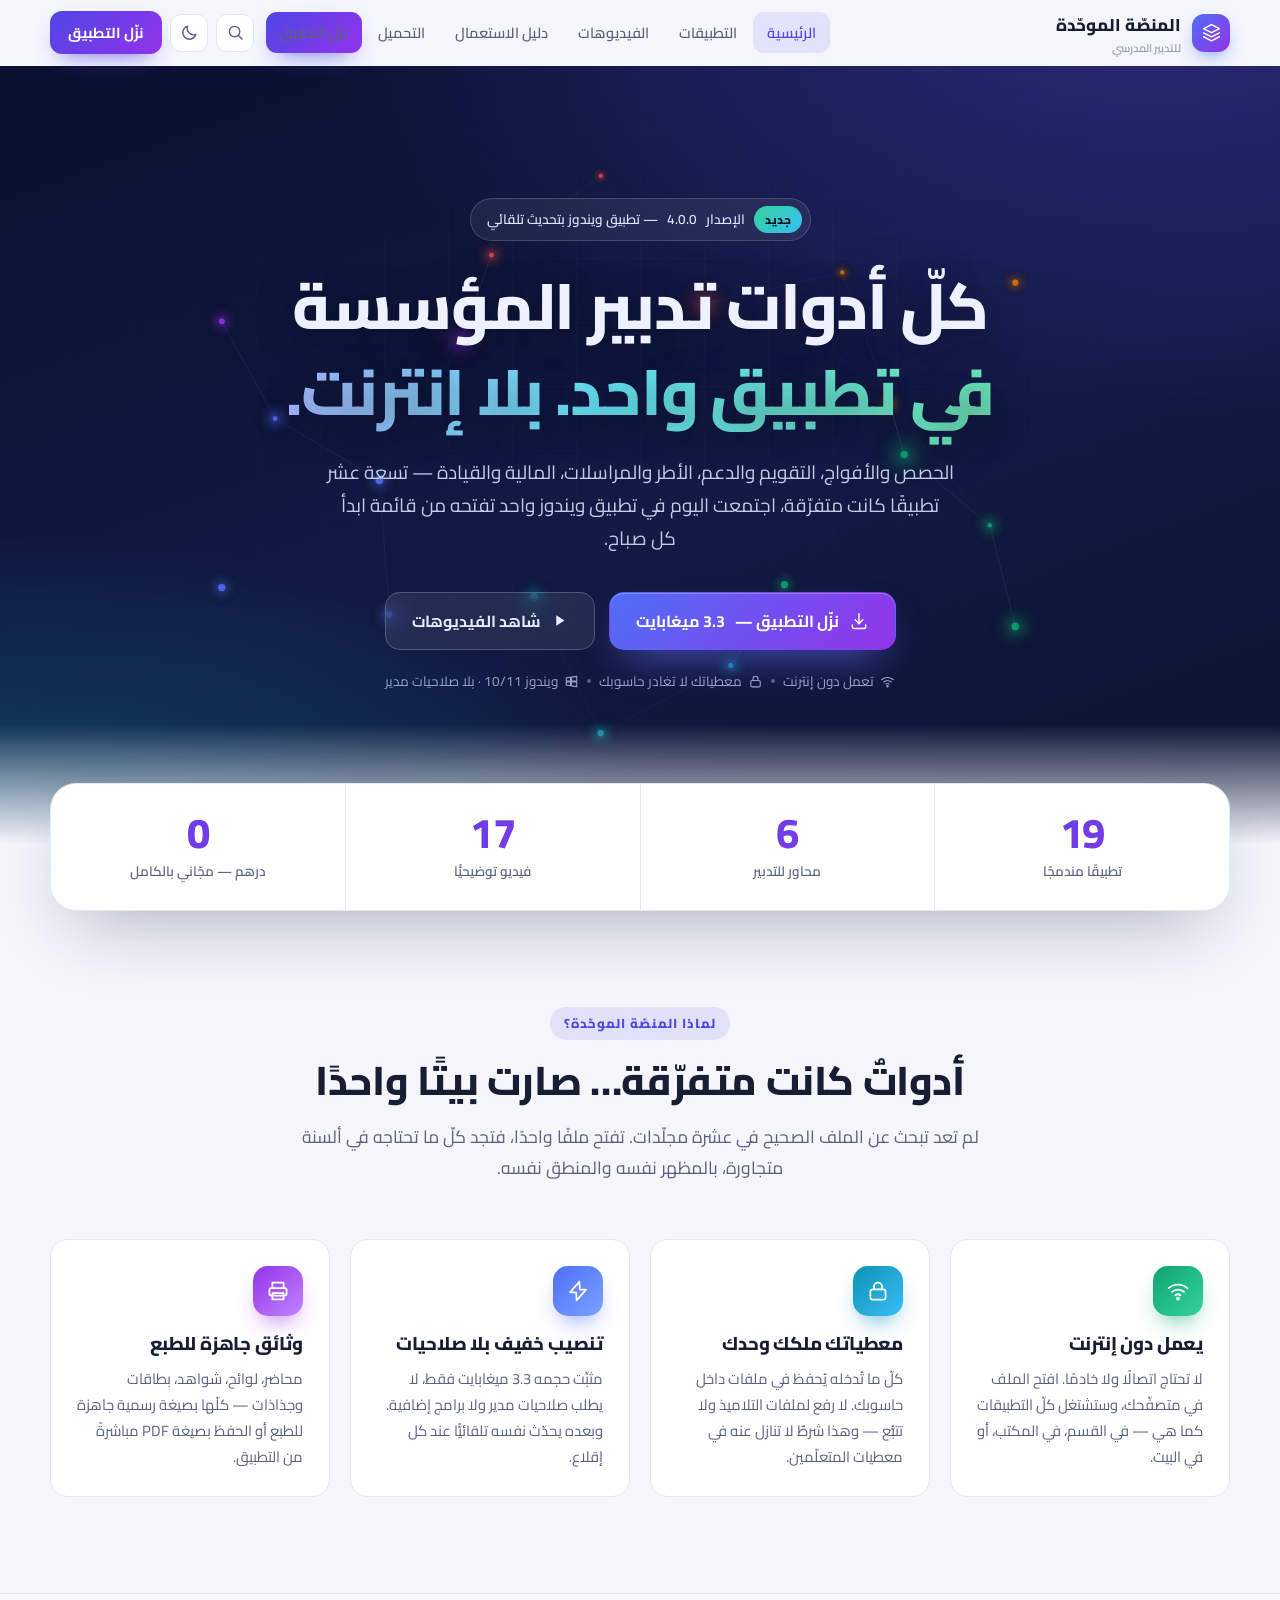
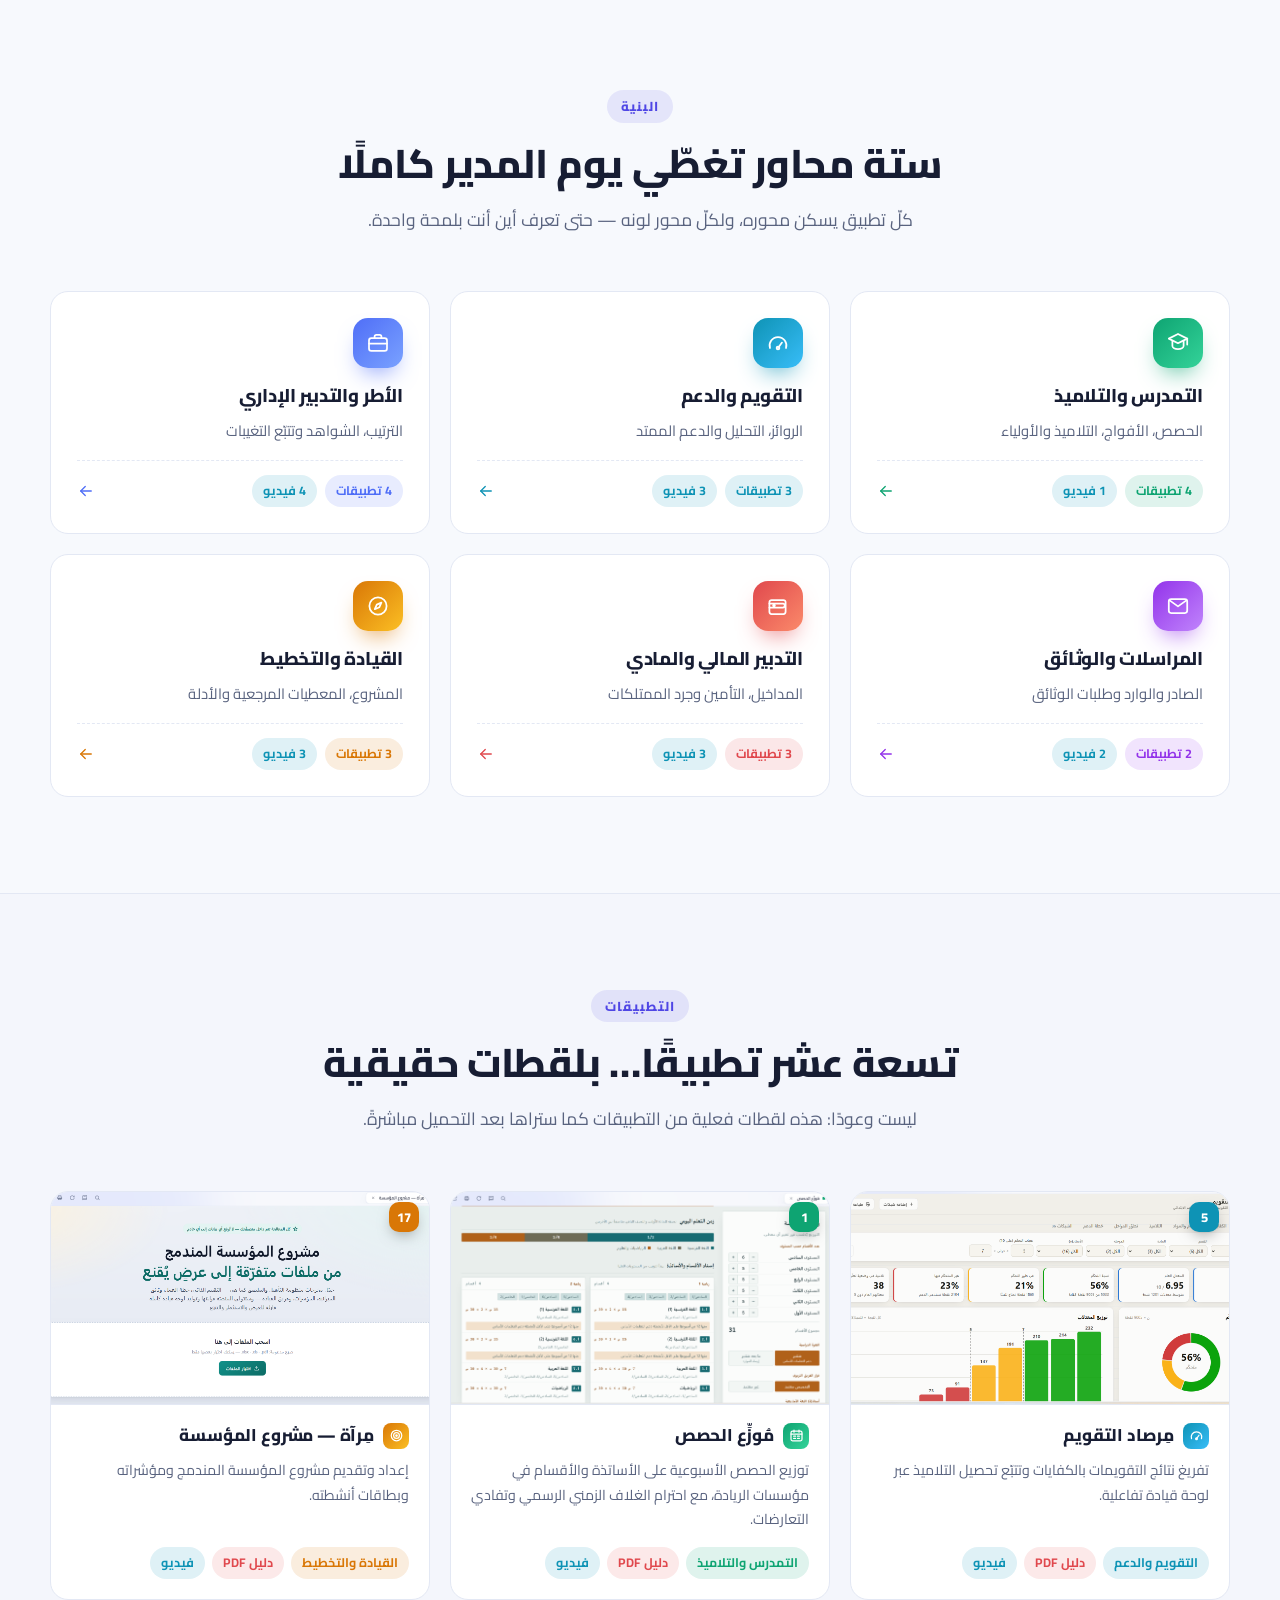
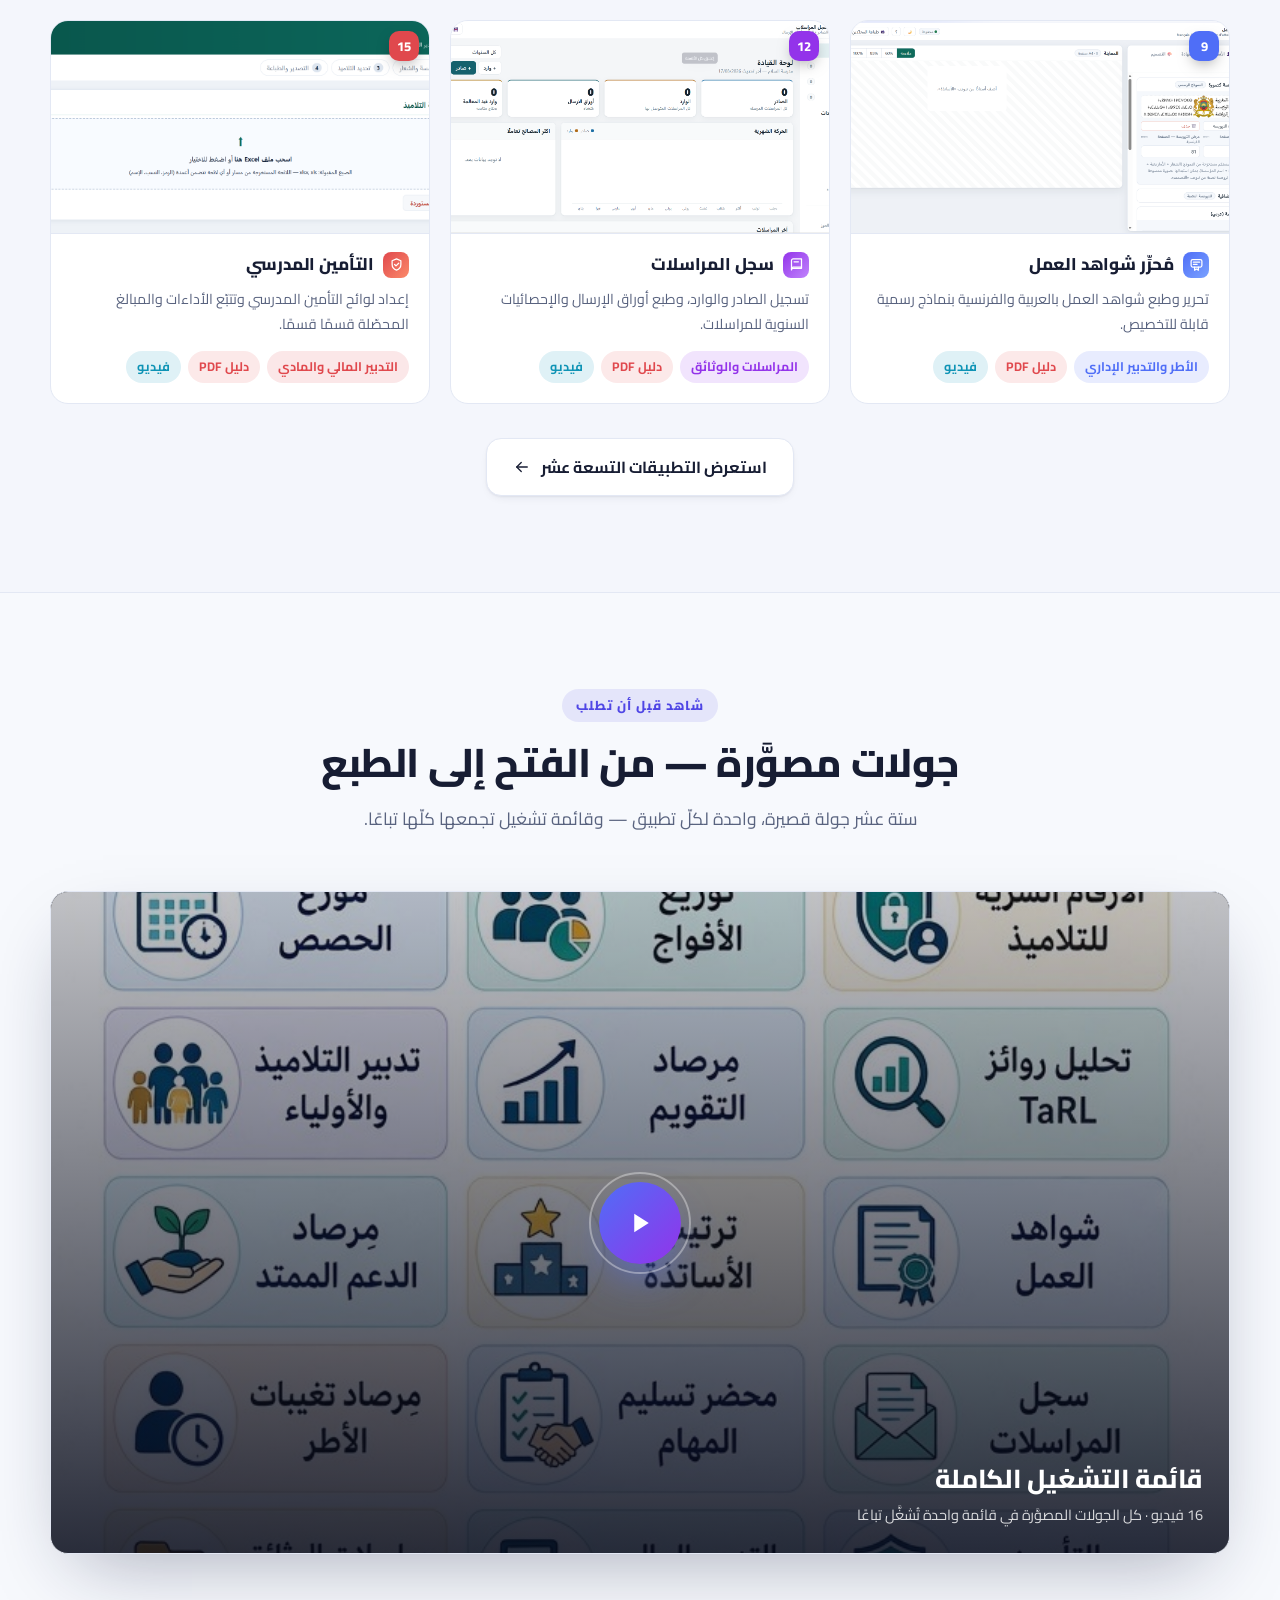
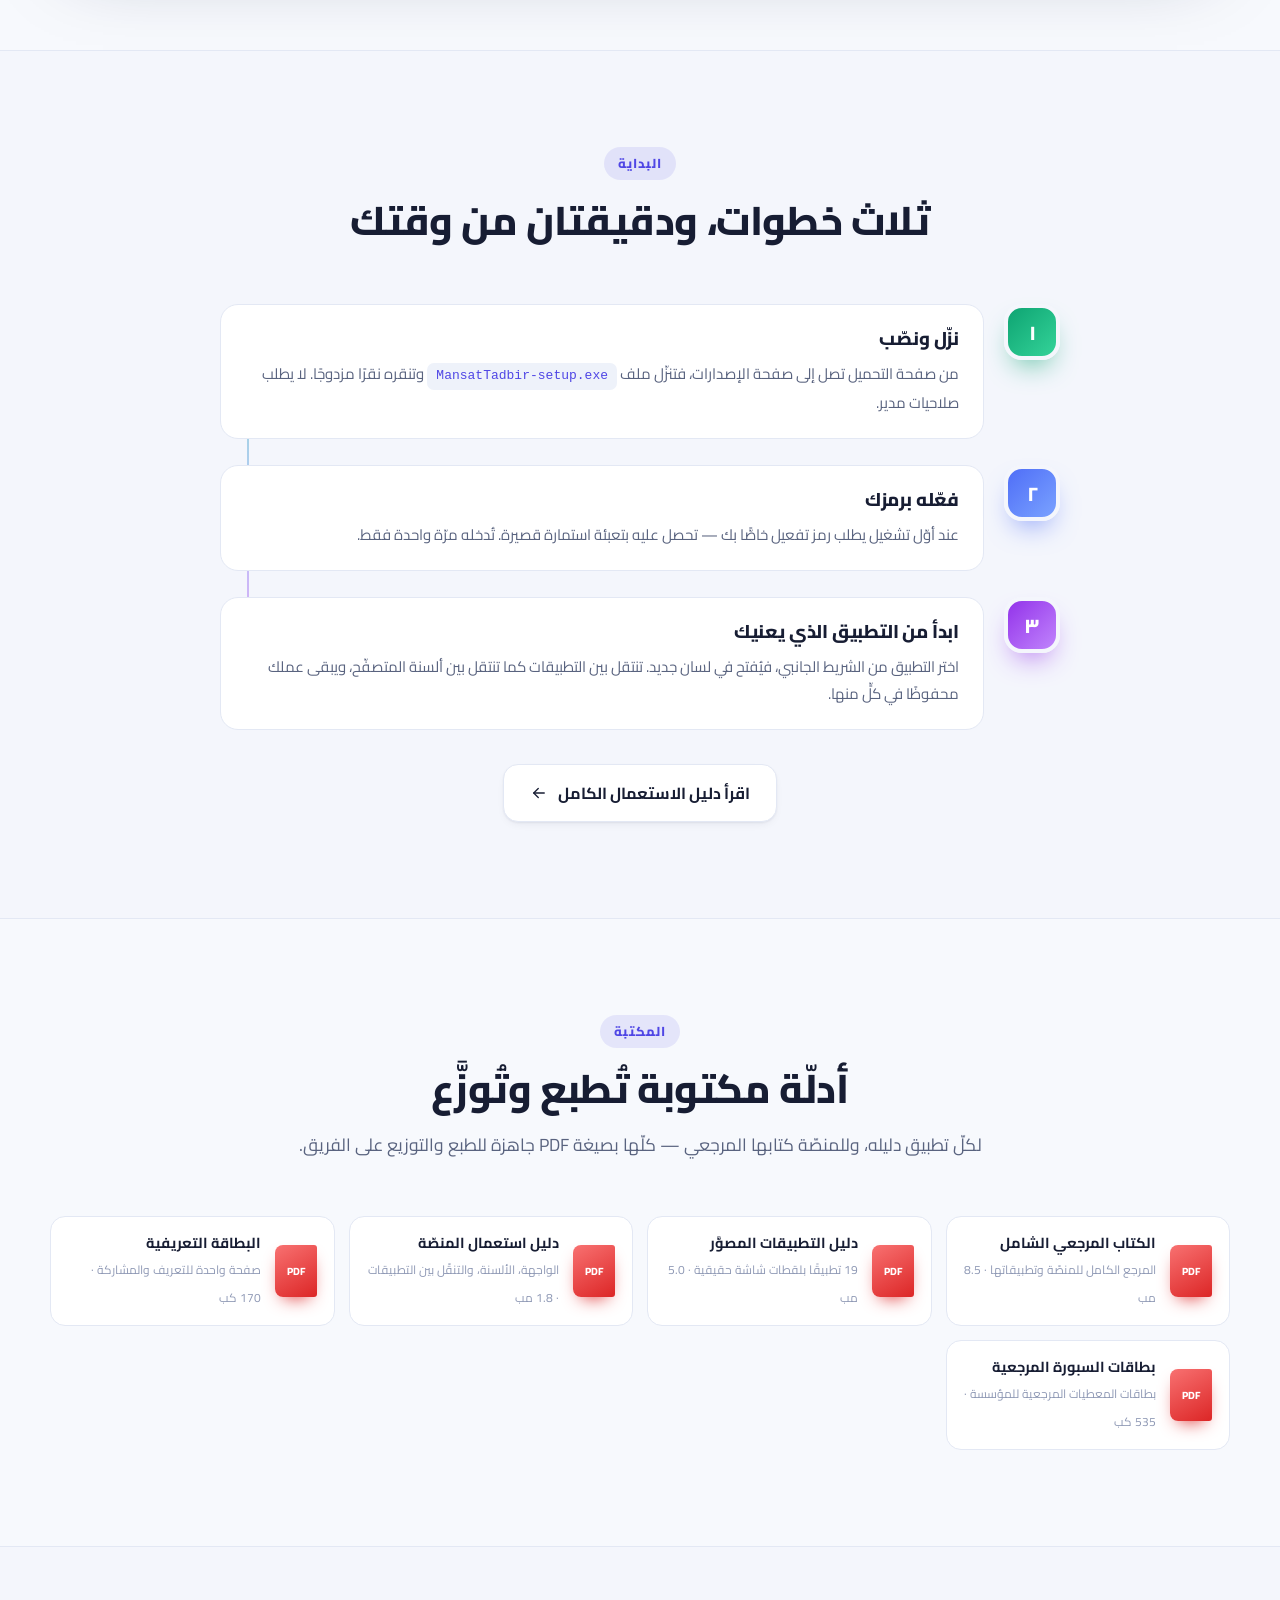
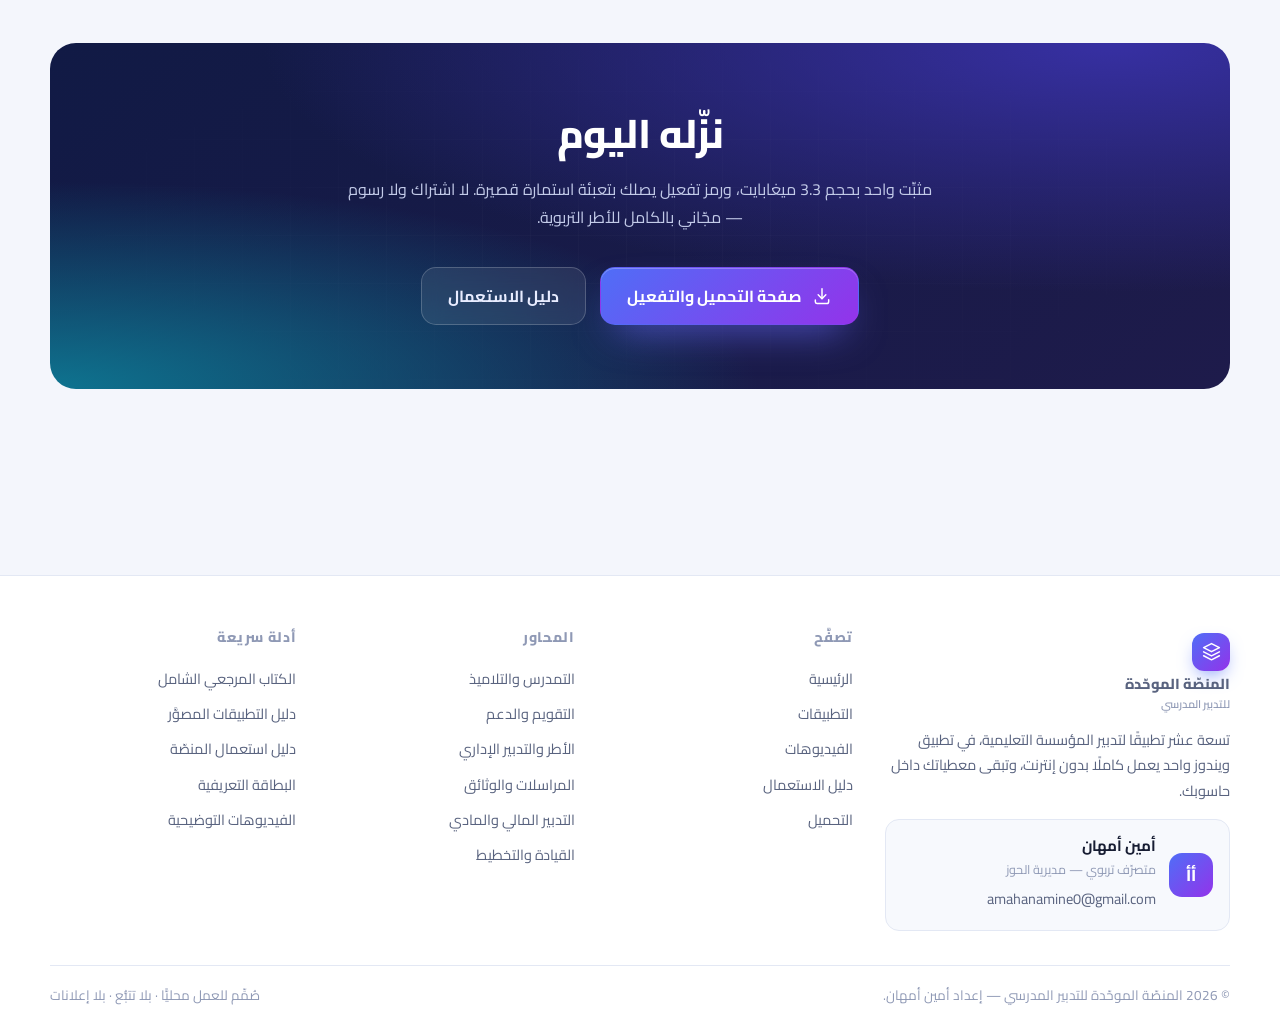
<file: index.html>
<!DOCTYPE html>
<html lang="ar" dir="rtl" data-theme="light">
<head>
<meta charset="utf-8">
<meta name="viewport" content="width=device-width,initial-scale=1">
<title>المنصّة الموحّدة للتدبير المدرسي — 19 تطبيقًا في تطبيق ويندوز واحد</title>
<meta name="description" content="تطبيق ويندوز يجمع 19 تطبيقًا لتدبير المؤسسة التعليمية المغربية: الحصص، الأفواج، التقويم، الأطر، المراسلات، المالية والقيادة. يعمل كاملًا بدون إنترنت.">
<meta name="author" content="أمين أمهان">
<meta property="og:title" content="المنصّة الموحّدة للتدبير المدرسي">
<meta property="og:description" content="19 تطبيقًا لتدبير المؤسسة التعليمية، في تطبيق ويندوز واحد يعمل بدون إنترنت.">
<meta property="og:image" content="assets/img/cover.jpeg">
<meta property="og:type" content="website">
<meta name="theme-color" content="#4f46e5">
<link rel="icon" href="data:image/svg+xml,%3Csvg xmlns='http://www.w3.org/2000/svg' viewBox='0 0 24 24'%3E%3Crect width='24' height='24' rx='6' fill='%234f6ef7'/%3E%3Cpath d='m12 5 7 3.6-7 3.6-7-3.6z' fill='%23fff'/%3E%3Cpath d='m5 12.4 7 3.6 7-3.6' stroke='%23fff' stroke-width='1.6' fill='none' stroke-linecap='round' stroke-linejoin='round'/%3E%3C/svg%3E">
<link rel="preconnect" href="https://fonts.googleapis.com">
<link rel="preconnect" href="https://fonts.gstatic.com" crossorigin>
<link href="https://fonts.googleapis.com/css2?family=Cairo:wght@400;500;600;700;800&display=swap" rel="stylesheet">
<link rel="stylesheet" href="assets/css/site.css">
</head>
<body data-page="home">

<main id="main">

  <!-- ══════════ البطل ══════════ -->
  <div class="hero">
    <canvas id="constellation" aria-hidden="true"></canvas>
    <div class="hero-grid" aria-hidden="true"></div>
    <div class="wrap hero-in">
      <span class="eyebrow"><b>جديد</b> الإصدار <span class="js-version">…</span> — تطبيق ويندوز بتحديث تلقائي</span>
      <h1 class="hero-title">كلّ أدوات تدبير المؤسسة<br><span class="grad">في تطبيق واحد. بلا إنترنت.</span></h1>
      <p class="hero-sub">الحصص والأفواج، التقويم والدعم، الأطر والمراسلات، المالية والقيادة —
        تسعة عشر تطبيقًا كانت متفرّقة، اجتمعت اليوم في تطبيق ويندوز واحد تفتحه من قائمة ابدأ كل صباح.</p>
      <div class="hero-cta">
        <a class="btn btn-main js-dl" href="download.html" rel="noopener">
          <span data-icon="dl" data-size="20"></span> نزّل التطبيق — <span class="js-size">…</span></a>
        <a class="btn btn-ghost" href="videos.html"><span data-icon="play" data-size="17"></span> شاهد الفيديوهات</a>
      </div>
      <p class="hero-note">
        <span><span data-icon="wifi" data-size="15"></span> تعمل دون إنترنت</span><i class="dot-sep"></i>
        <span><span data-icon="lock" data-size="15"></span> معطياتك لا تغادر حاسوبك</span><i class="dot-sep"></i>
        <span><span data-icon="win" data-size="15"></span> ويندوز 10/11 · بلا صلاحيات مدير</span>
      </p>
    </div>
  </div>

  <!-- ══════════ الأرقام ══════════ -->
  <div class="wrap stats">
    <div class="stats-in rv">
      <div class="stat"><b data-count="19">0</b><span>تطبيقًا مندمجًا</span></div>
      <div class="stat"><b data-count="6">0</b><span>محاور للتدبير</span></div>
      <div class="stat"><b data-count="17" id="statVideos">0</b><span>فيديو توضيحيًّا</span></div>
      <div class="stat"><b data-count="0" data-suffix="">0</b><span>درهم — مجّاني بالكامل</span></div>
    </div>
  </div>

  <!-- ══════════ لماذا ══════════ -->
  <section>
    <div class="wrap">
      <div class="sec-head rv">
        <span class="sec-tag">لماذا المنصّة الموحّدة؟</span>
        <h2>أدواتٌ كانت متفرّقة… صارت بيتًا واحدًا</h2>
        <p>لم تعد تبحث عن الملف الصحيح في عشرة مجلّدات. تفتح ملفًا واحدًا، فتجد كلّ ما تحتاجه
          في ألسنة متجاورة، بالمظهر نفسه والمنطق نفسه.</p>
      </div>
      <div class="cards g4">
        <article class="card rv" style="--c:var(--a1);--c2:var(--a1b)" data-delay="0">
          <div class="ic" data-icon="wifi" data-size="24"></div>
          <h3>يعمل دون إنترنت</h3>
          <p>لا تحتاج اتصالًا ولا خادمًا. افتح الملف في متصفّحك، وستشتغل كلّ التطبيقات كما هي —
            في القسم، في المكتب، أو في البيت.</p>
        </article>
        <article class="card rv" style="--c:var(--a2);--c2:var(--a2b)" data-delay="80">
          <div class="ic" data-icon="lock" data-size="24"></div>
          <h3>معطياتك ملكك وحدك</h3>
          <p>كلّ ما تُدخله يُحفظ في ملفات داخل حاسوبك. لا رفع لملفات التلاميذ ولا تتبُّع —
            وهذا شرطٌ لا تنازل عنه في معطيات المتعلّمين.</p>
        </article>
        <article class="card rv" style="--c:var(--a3);--c2:var(--a3b)" data-delay="160">
          <div class="ic" data-icon="bolt" data-size="24"></div>
          <h3>تنصيب خفيف بلا صلاحيات</h3>
          <p>مثبِّت حجمه <span class="js-size">…</span> فقط، لا يطلب صلاحيات مدير ولا برامج إضافية.
            وبعده يحدّث نفسه تلقائيًّا عند كل إقلاع.</p>
        </article>
        <article class="card rv" style="--c:var(--a4);--c2:var(--a4b)" data-delay="240">
          <div class="ic" data-icon="print" data-size="24"></div>
          <h3>وثائق جاهزة للطبع</h3>
          <p>محاضر، لوائح، شواهد، بطاقات وجذاذات — كلّها بصيغة رسمية جاهزة للطبع
            أو الحفظ بصيغة PDF مباشرةً من التطبيق.</p>
        </article>
      </div>
    </div>
  </section>

  <!-- ══════════ المحاور ══════════ -->
  <section style="background:var(--surf2);border-block:1px solid var(--line)">
    <div class="wrap">
      <div class="sec-head rv">
        <span class="sec-tag">البنية</span>
        <h2>ستة محاور تغطّي يوم المدير كاملًا</h2>
        <p>كلّ تطبيق يسكن محوره، ولكلّ محور لونه — حتى تعرف أين أنت بلمحة واحدة.</p>
      </div>
      <div class="cards g3" id="axesGrid"></div>
    </div>
  </section>

  <!-- ══════════ لمحة من التطبيقات ══════════ -->
  <section>
    <div class="wrap">
      <div class="sec-head rv">
        <span class="sec-tag">التطبيقات</span>
        <h2>تسعة عشر تطبيقًا… بلقطات حقيقية</h2>
        <p>ليست وعودًا: هذه لقطات فعلية من التطبيقات كما ستراها بعد التحميل مباشرةً.</p>
      </div>
      <div class="cards g3" id="peekGrid"></div>
      <p style="text-align:center;margin-block-start:34px" class="rv">
        <a class="btn btn-soft" href="apps.html">استعرض التطبيقات التسعة عشر
          <span data-icon="arrow" data-size="18"></span></a>
      </p>
    </div>
  </section>

  <!-- ══════════ الفيديو ══════════ -->
  <section style="background:var(--surf2);border-block:1px solid var(--line)">
    <div class="wrap">
      <div class="sec-head rv">
        <span class="sec-tag">شاهد قبل أن تطلب</span>
        <h2>جولات مصوَّرة — من الفتح إلى الطبع</h2>
        <p>ستة عشر جولة قصيرة، واحدة لكلّ تطبيق — وقائمة تشغيل تجمعها كلّها تباعًا.</p>
      </div>
      <a class="rv" href="videos.html" style="display:block">
        <div class="player" style="--c:var(--a3);--c2:var(--a4)">
          <div class="player-poster" style="background-image:url('assets/img/cover.jpeg')" aria-hidden="true"></div>
          <span class="play-btn" data-icon="play" data-size="30"></span>
          <div class="player-cap">
            <h3>قائمة التشغيل الكاملة</h3>
            <p>16 فيديو · كل الجولات المصوَّرة في قائمة واحدة تُشغَّل تباعًا</p>
          </div>
        </div>
      </a>
    </div>
  </section>

  <!-- ══════════ كيف تبدأ ══════════ -->
  <section>
    <div class="wrap" style="max-width:840px">
      <div class="sec-head rv">
        <span class="sec-tag">البداية</span>
        <h2>ثلاث خطوات، ودقيقتان من وقتك</h2>
      </div>
      <div class="steps">
        <div class="step rv" style="--c:var(--a1);--c2:var(--a1b)">
          <div class="n">١</div>
          <div class="step-body"><h3>نزّل ونصّب</h3>
            <p>من صفحة التحميل تصل إلى صفحة الإصدارات، فتنزّل ملف
              <code class="path js-setup">…</code> وتنقره نقرًا مزدوجًا. لا يطلب صلاحيات مدير.</p></div>
        </div>
        <div class="step rv" style="--c:var(--a3);--c2:var(--a3b)" data-delay="90">
          <div class="n">٢</div>
          <div class="step-body"><h3>فعّله برمزك</h3>
            <p>عند أوّل تشغيل يطلب رمز تفعيل خاصًّا بك — تحصل عليه بتعبئة استمارة قصيرة.
              تُدخله مرّة واحدة فقط.</p></div>
        </div>
        <div class="step rv" style="--c:var(--a4);--c2:var(--a4b)" data-delay="180">
          <div class="n">٣</div>
          <div class="step-body"><h3>ابدأ من التطبيق الذي يعنيك</h3>
            <p>اختر التطبيق من الشريط الجانبي، فيُفتح في لسان جديد. تنتقل بين التطبيقات كما تنتقل بين
              ألسنة المتصفّح، ويبقى عملك محفوظًا في كلٍّ منها.</p></div>
        </div>
      </div>
      <p style="text-align:center;margin-block-start:34px" class="rv">
        <a class="btn btn-soft" href="guide.html">اقرأ دليل الاستعمال الكامل
          <span data-icon="arrow" data-size="18"></span></a>
      </p>
    </div>
  </section>

  <!-- ══════════ مكتبة الأدلة ══════════ -->
  <section style="background:var(--surf2);border-block:1px solid var(--line)">
    <div class="wrap">
      <div class="sec-head rv">
        <span class="sec-tag">المكتبة</span>
        <h2>أدلّة مكتوبة تُطبع وتُوزَّع</h2>
        <p>لكلّ تطبيق دليله، وللمنصّة كتابها المرجعي — كلّها بصيغة PDF جاهزة للطبع والتوزيع على الفريق.</p>
      </div>
      <div class="lib rv" id="libGrid"></div>
    </div>
  </section>

  <!-- ══════════ النداء الختامي ══════════ -->
  <section>
    <div class="wrap">
      <div class="cta-band rv">
        <h2>نزّله اليوم</h2>
        <p>مثبِّت واحد بحجم <span class="js-size">…</span>، ورمز تفعيل يصلك بتعبئة استمارة قصيرة.
          لا اشتراك ولا رسوم — مجّاني بالكامل للأطر التربوية.</p>
        <div class="hero-cta">
                    <a class="btn btn-main" href="download.html">
            <span data-icon="dl" data-size="20"></span> صفحة التحميل والتفعيل</a>
          <a class="btn btn-ghost" href="guide.html">دليل الاستعمال</a>
        </div>
      </div>
    </div>
  </section>

</main>

<script src="assets/js/data.js"></script>
<script src="assets/js/site.js"></script>
<script>
/* تعبئة المحاور، لمحة التطبيقات، والمكتبة */
document.addEventListener('DOMContentLoaded', () => {
  const ax = document.getElementById('axesGrid');
  AXES.forEach((a, i) => {
    const n = APPS.filter(x => x.ax === a.id).length;
    const c = document.createElement('a');
    c.className = 'card rv'; c.href = 'apps.html#' + a.id;
    c.style.setProperty('--c', a.c); c.style.setProperty('--c2', a.c2);
    c.dataset.delay = String((i % 3) * 80);
    c.innerHTML = `<div class="ic">${icon(a.ic, 24)}</div><h3>${a.n}</h3><p>${a.d}</p>
      <div class="meta"><span class="pill c" style="--c:${a.c}">${n} تطبيقات</span>
      ${APPS.filter(x => x.ax === a.id && x.video).length
        ? `<span class="pill vid">${APPS.filter(x => x.ax === a.id && x.video).length} فيديو</span>` : ''}
      <span style="margin-inline-start:auto;color:${a.c}">${icon('arrow', 18)}</span></div>`;
    ax.appendChild(c);
  });

  const peek = document.getElementById('peekGrid');
  ['taqwim', 'hisas', 'mashrou', 'shawahid', 'sijil', 'tamin'].forEach((id, i) => {
    const a = APP(id), x = AX(a.ax);
    const c = document.createElement('a');
    c.className = 'app-card rv'; c.href = 'apps.html#' + a.id;
    c.style.setProperty('--c', x.c); c.style.setProperty('--c2', x.c2);
    c.dataset.delay = String((i % 3) * 80);
    c.innerHTML = `<span class="app-shot"><span class="app-num">${APPS.indexOf(a) + 1}</span>
        <img src="${imgOf(a.img)}" alt="لقطة من ${a.t}" loading="lazy"></span>
      <span class="app-body"><h3><span class="sq">${icon(a.ic, 15, 2)}</span>${a.t}</h3><p>${a.d}</p>
      <span class="app-tags"><span class="pill c" style="--c:${x.c}">${x.n}</span>
      ${a.guide ? '<span class="pill pdf">دليل PDF</span>' : ''}
      ${a.video ? '<span class="pill vid">فيديو</span>' : ''}</span></span>`;
    peek.appendChild(c);
  });

  const lib = document.getElementById('libGrid');
  LIBRARY.forEach(g => {
    const a = document.createElement('a');
    a.className = 'lib-item'; a.href = P.guide(g.f); a.setAttribute('download', g.name);
    a.innerHTML = `<span class="fic">PDF</span><span><b>${g.t}</b><small>${g.d} · ${g.s}</small></span>`;
    lib.appendChild(a);
  });

  // مراقبة الكشف للعناصر المُضافة بعد بناء الصفحة
  mm.observeReveal([...document.querySelectorAll('.rv:not(.in)')]);
});
</script>
</body>
</html>
</file>
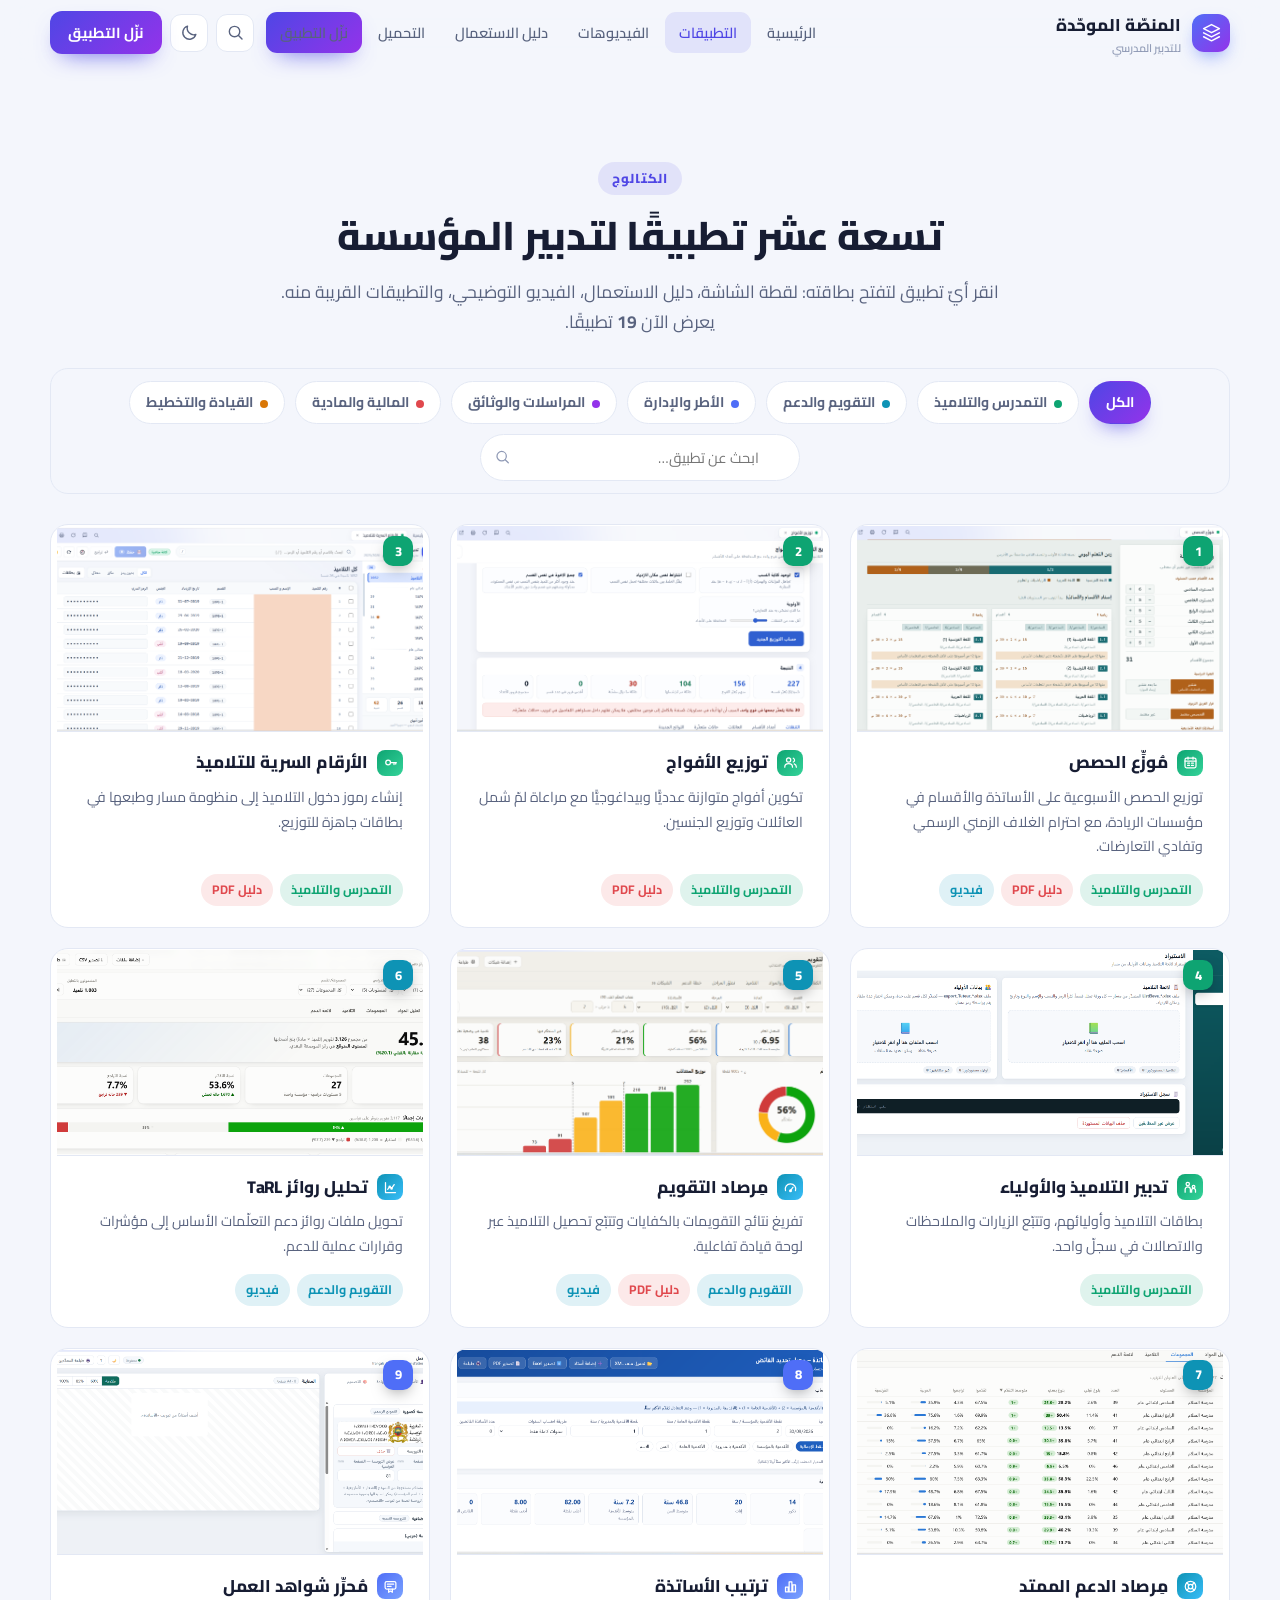
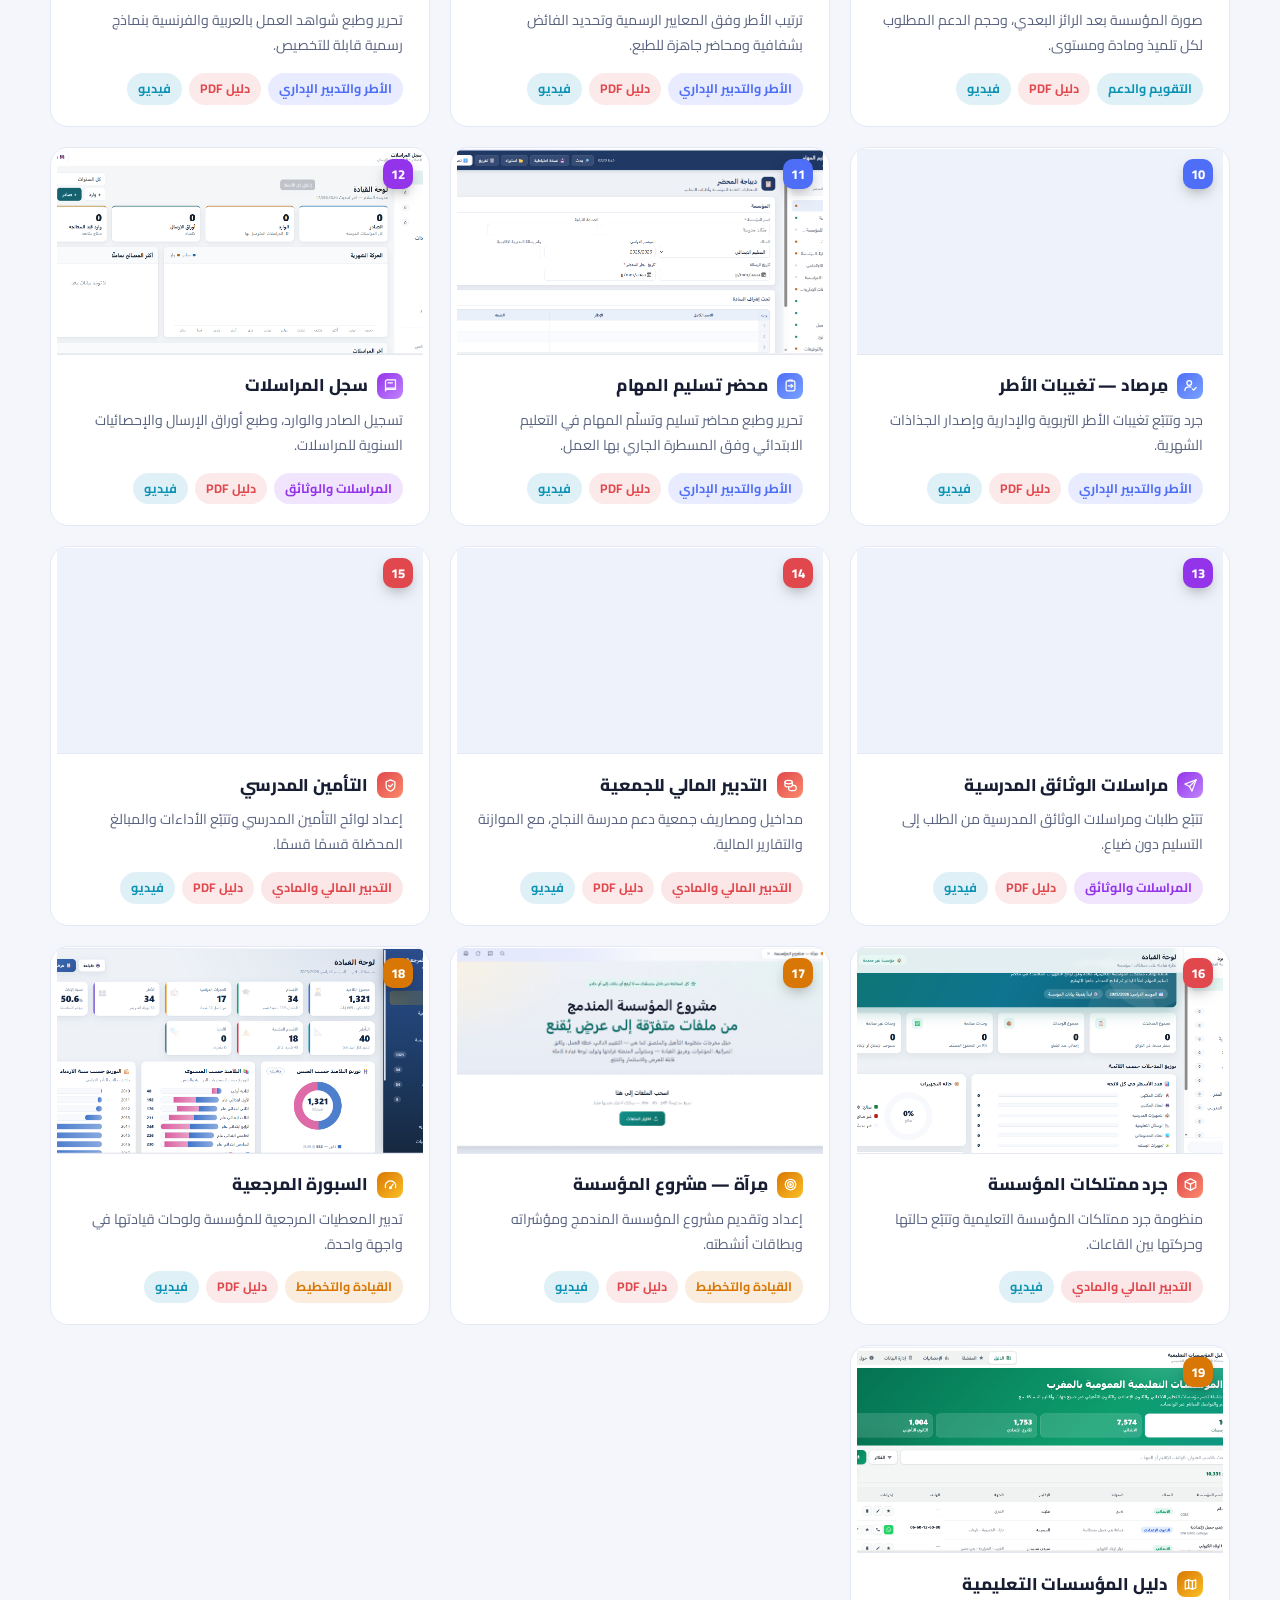
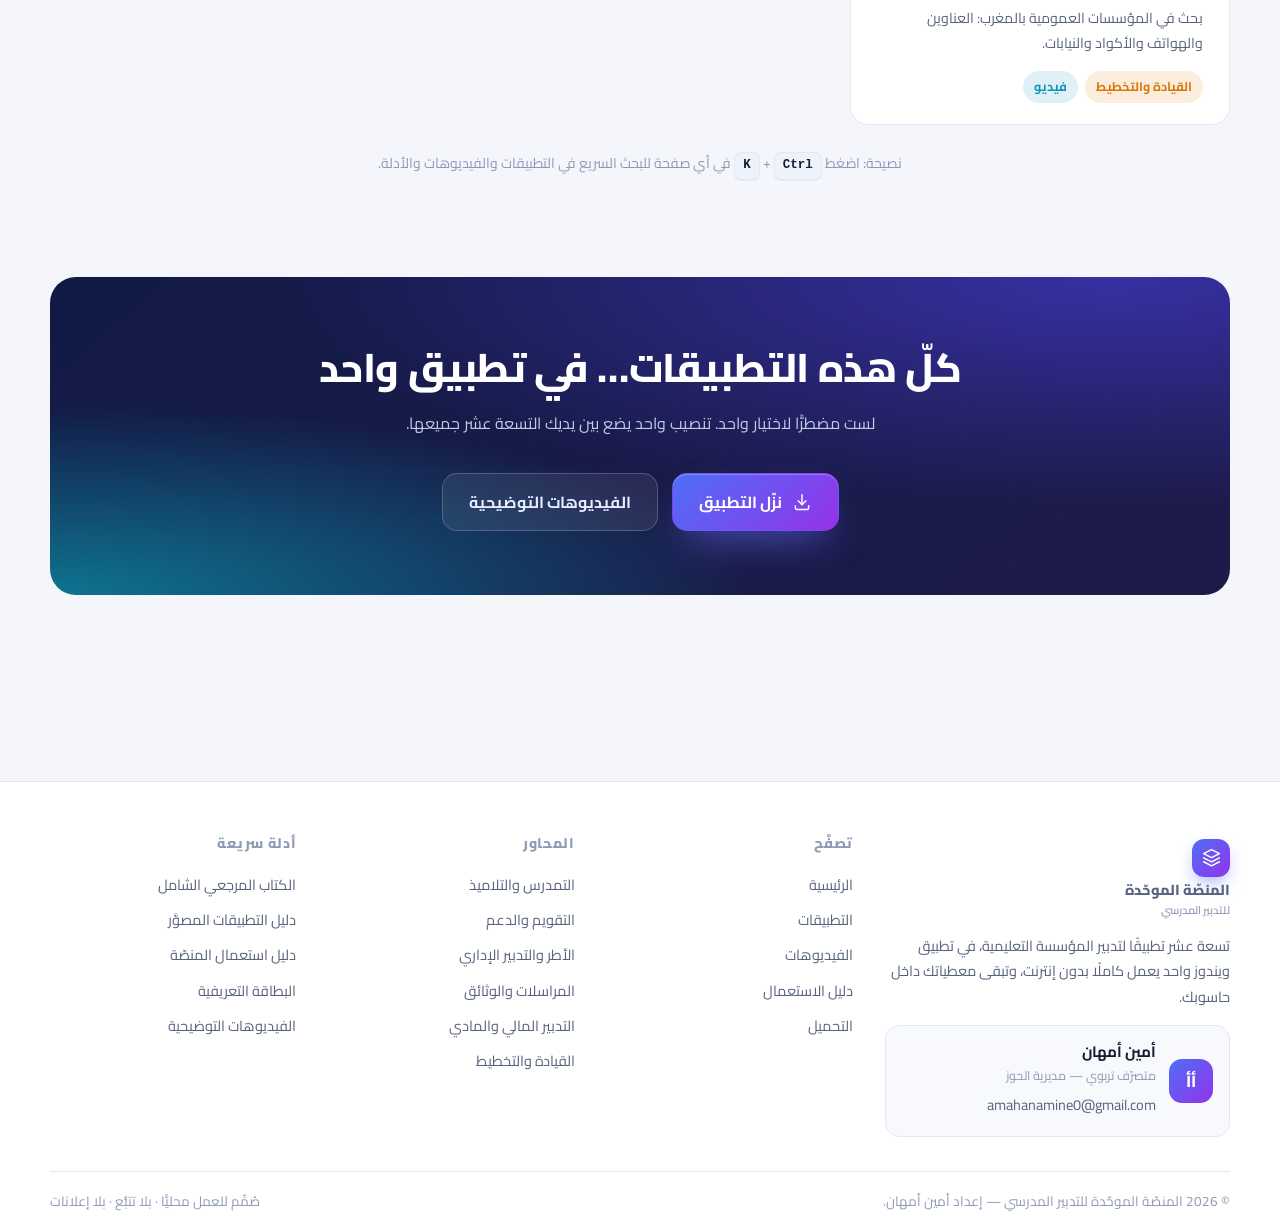
<file: apps.html>
<!DOCTYPE html>
<html lang="ar" dir="rtl" data-theme="light">
<head>
<meta charset="utf-8">
<meta name="viewport" content="width=device-width,initial-scale=1">
<title>التطبيقات التسعة عشر — المنصّة الموحّدة للتدبير المدرسي</title>
<meta name="description" content="استعرض 19 تطبيقًا للتدبير المدرسي موزّعة على ستة محاور، مع لقطات حقيقية وأدلة استعمال وفيديوهات توضيحية.">
<meta name="theme-color" content="#4f46e5">
<link rel="icon" href="data:image/svg+xml,%3Csvg xmlns='http://www.w3.org/2000/svg' viewBox='0 0 24 24'%3E%3Crect width='24' height='24' rx='6' fill='%234f6ef7'/%3E%3Cpath d='m12 5 7 3.6-7 3.6-7-3.6z' fill='%23fff'/%3E%3Cpath d='m5 12.4 7 3.6 7-3.6' stroke='%23fff' stroke-width='1.6' fill='none' stroke-linecap='round' stroke-linejoin='round'/%3E%3C/svg%3E">
<link rel="preconnect" href="https://fonts.googleapis.com">
<link rel="preconnect" href="https://fonts.gstatic.com" crossorigin>
<link href="https://fonts.googleapis.com/css2?family=Cairo:wght@400;500;600;700;800&display=swap" rel="stylesheet">
<link rel="stylesheet" href="assets/css/site.css">
</head>
<body data-page="apps">

<main id="main">
  <section style="padding-block-end:0">
    <div class="wrap">
      <div class="sec-head rv" style="margin-block-end:30px">
        <span class="sec-tag">الكتالوج</span>
        <h1>تسعة عشر تطبيقًا لتدبير المؤسسة</h1>
        <p>انقر أيّ تطبيق لتفتح بطاقته: لقطة الشاشة، دليل الاستعمال، الفيديو التوضيحي، والتطبيقات القريبة منه.
          <br>يعرض الآن <b id="appCount">19</b> تطبيقًا.</p>
      </div>

      <div class="explorer-bar rv">
        <button class="chip on" data-ax="all">الكل</button>
        <button class="chip" data-ax="schooling" style="--c:var(--a1);--c2:var(--a1b)"><i></i>التمدرس والتلاميذ</button>
        <button class="chip" data-ax="assess"    style="--c:var(--a2);--c2:var(--a2b)"><i></i>التقويم والدعم</button>
        <button class="chip" data-ax="staff"     style="--c:var(--a3);--c2:var(--a3b)"><i></i>الأطر والإدارة</button>
        <button class="chip" data-ax="mail"      style="--c:var(--a4);--c2:var(--a4b)"><i></i>المراسلات والوثائق</button>
        <button class="chip" data-ax="finance"   style="--c:var(--a5);--c2:var(--a5b)"><i></i>المالية والمادية</button>
        <button class="chip" data-ax="lead"      style="--c:var(--a6);--c2:var(--a6b)"><i></i>القيادة والتخطيط</button>
        <label class="search">
          <span class="sr-only" hidden>بحث</span>
          <input id="appSearch" type="search" placeholder="ابحث عن تطبيق…" autocomplete="off">
          <span data-icon="search" data-size="17"></span>
        </label>
      </div>

      <div class="cards g3" id="appGrid"></div>

      <p style="text-align:center;color:var(--txt3);font-size:14px;margin-block-start:26px">
        نصيحة: اضغط <kbd>Ctrl</kbd> + <kbd>K</kbd> في أي صفحة للبحث السريع في التطبيقات والفيديوهات والأدلة.
      </p>
    </div>
  </section>

  <section>
    <div class="wrap">
      <div class="cta-band rv">
        <h2>كلّ هذه التطبيقات… في تطبيق واحد</h2>
        <p>لست مضطرًّا لاختيار واحد. تنصيب واحد يضع بين يديك التسعة عشر جميعها.</p>
        <div class="hero-cta">
                    <a class="btn btn-main" href="download.html">
            <span data-icon="dl" data-size="20"></span> نزّل التطبيق</a>
          <a class="btn btn-ghost" href="videos.html">الفيديوهات التوضيحية</a>
        </div>
      </div>
    </div>
  </section>
</main>

<script src="assets/js/data.js"></script>
<script src="assets/js/site.js"></script>
</body>
</html>
</file>
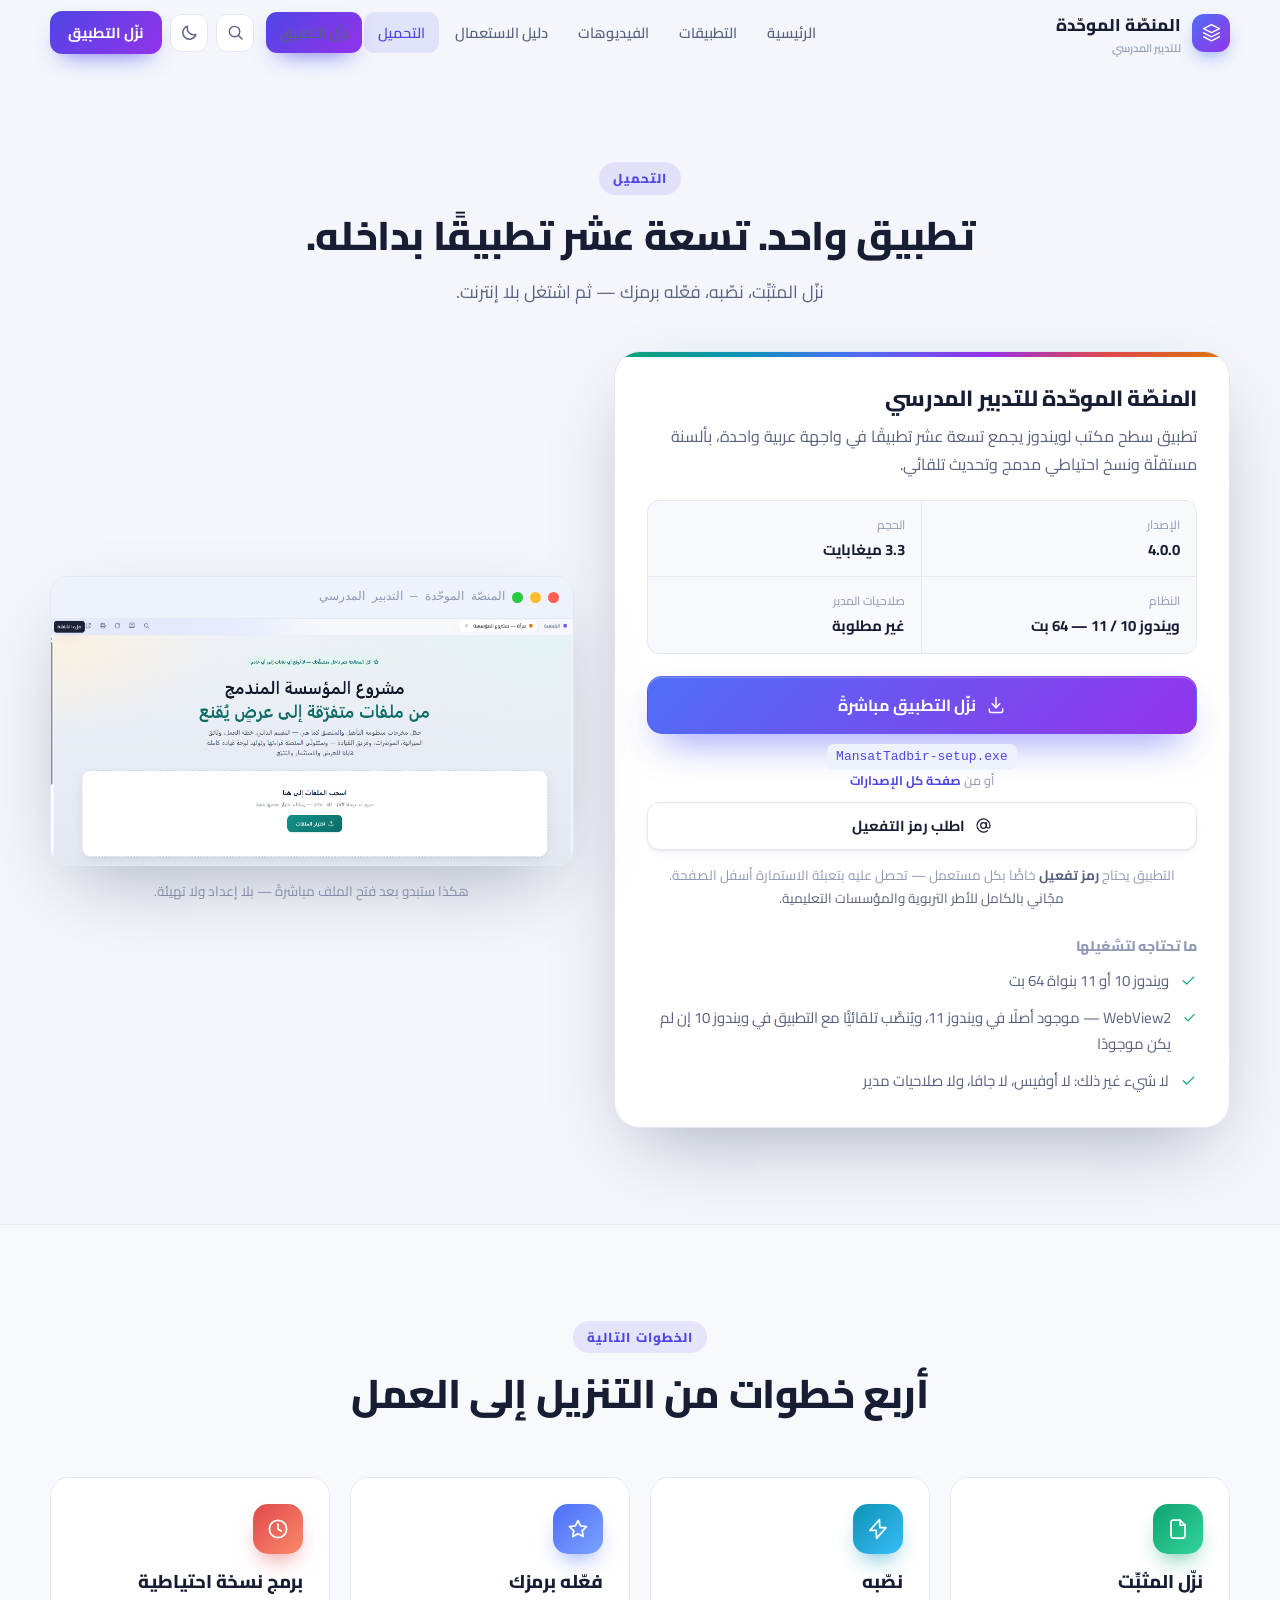
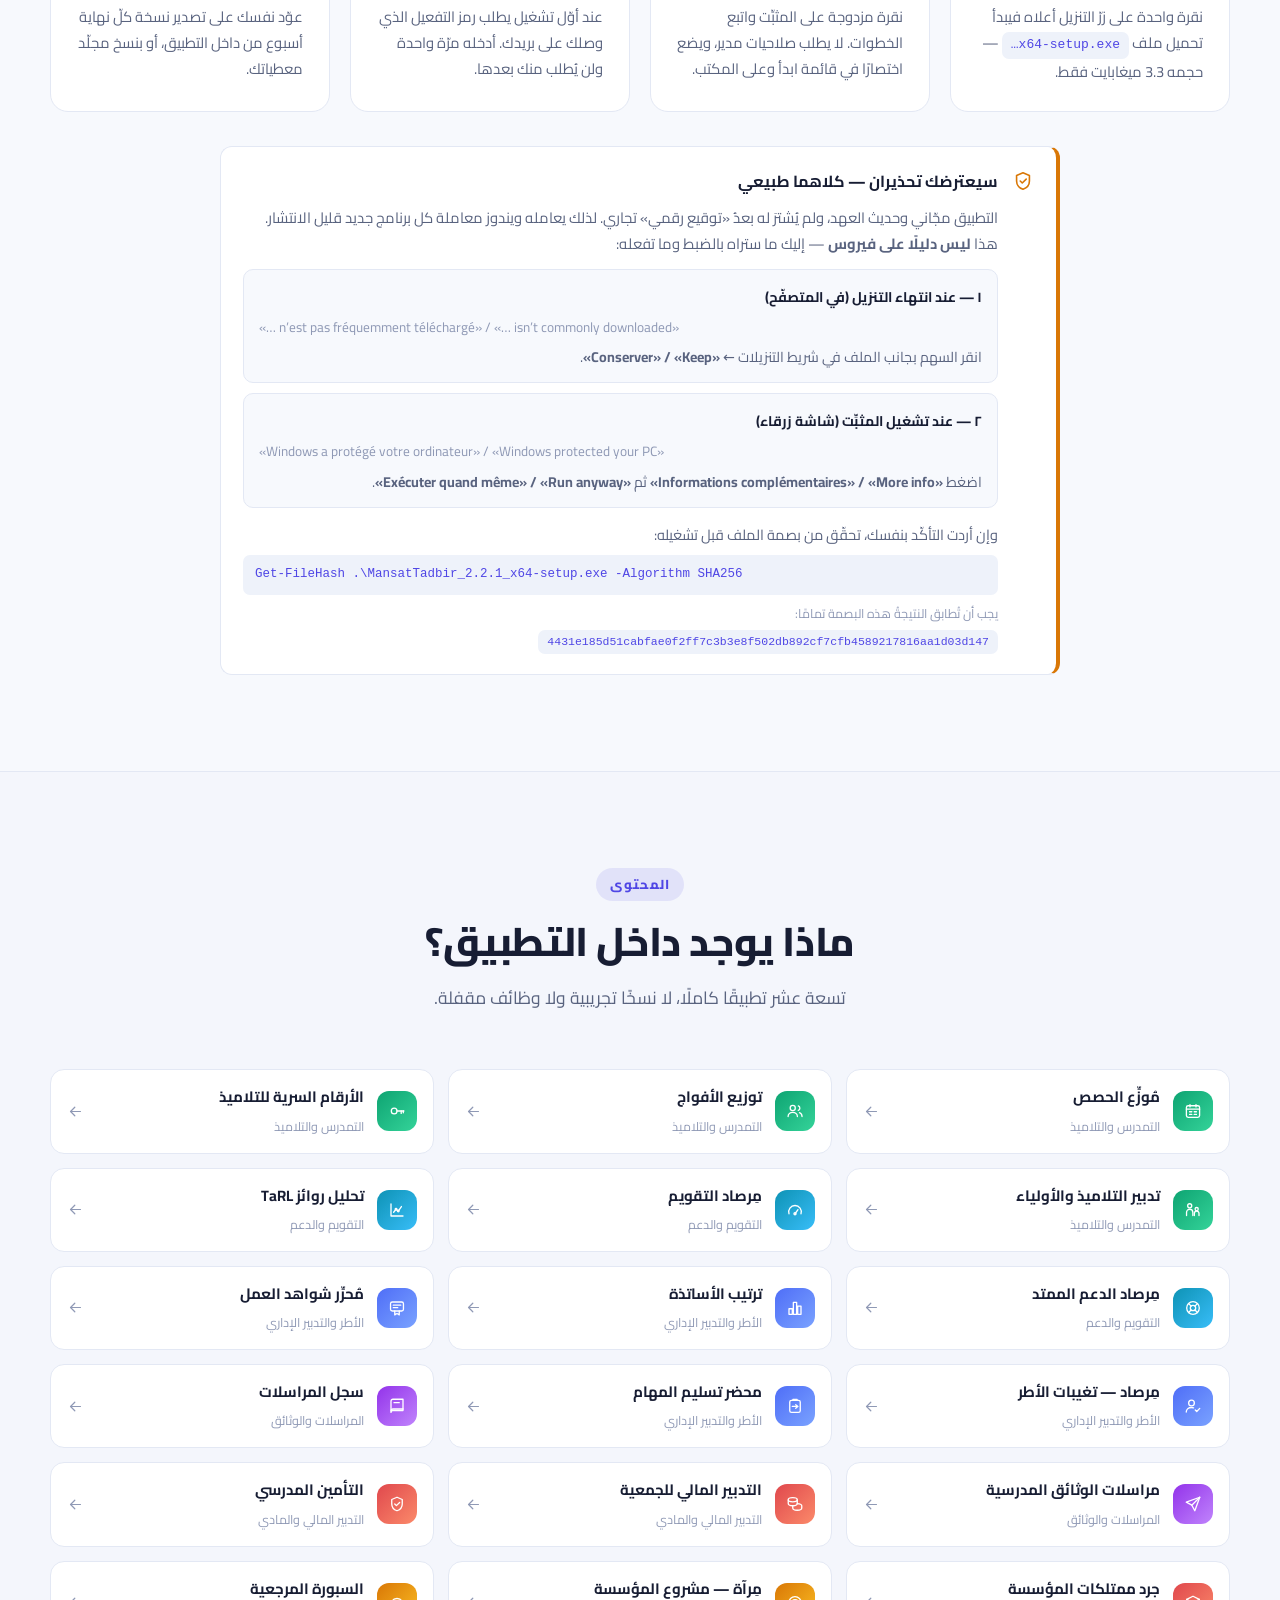
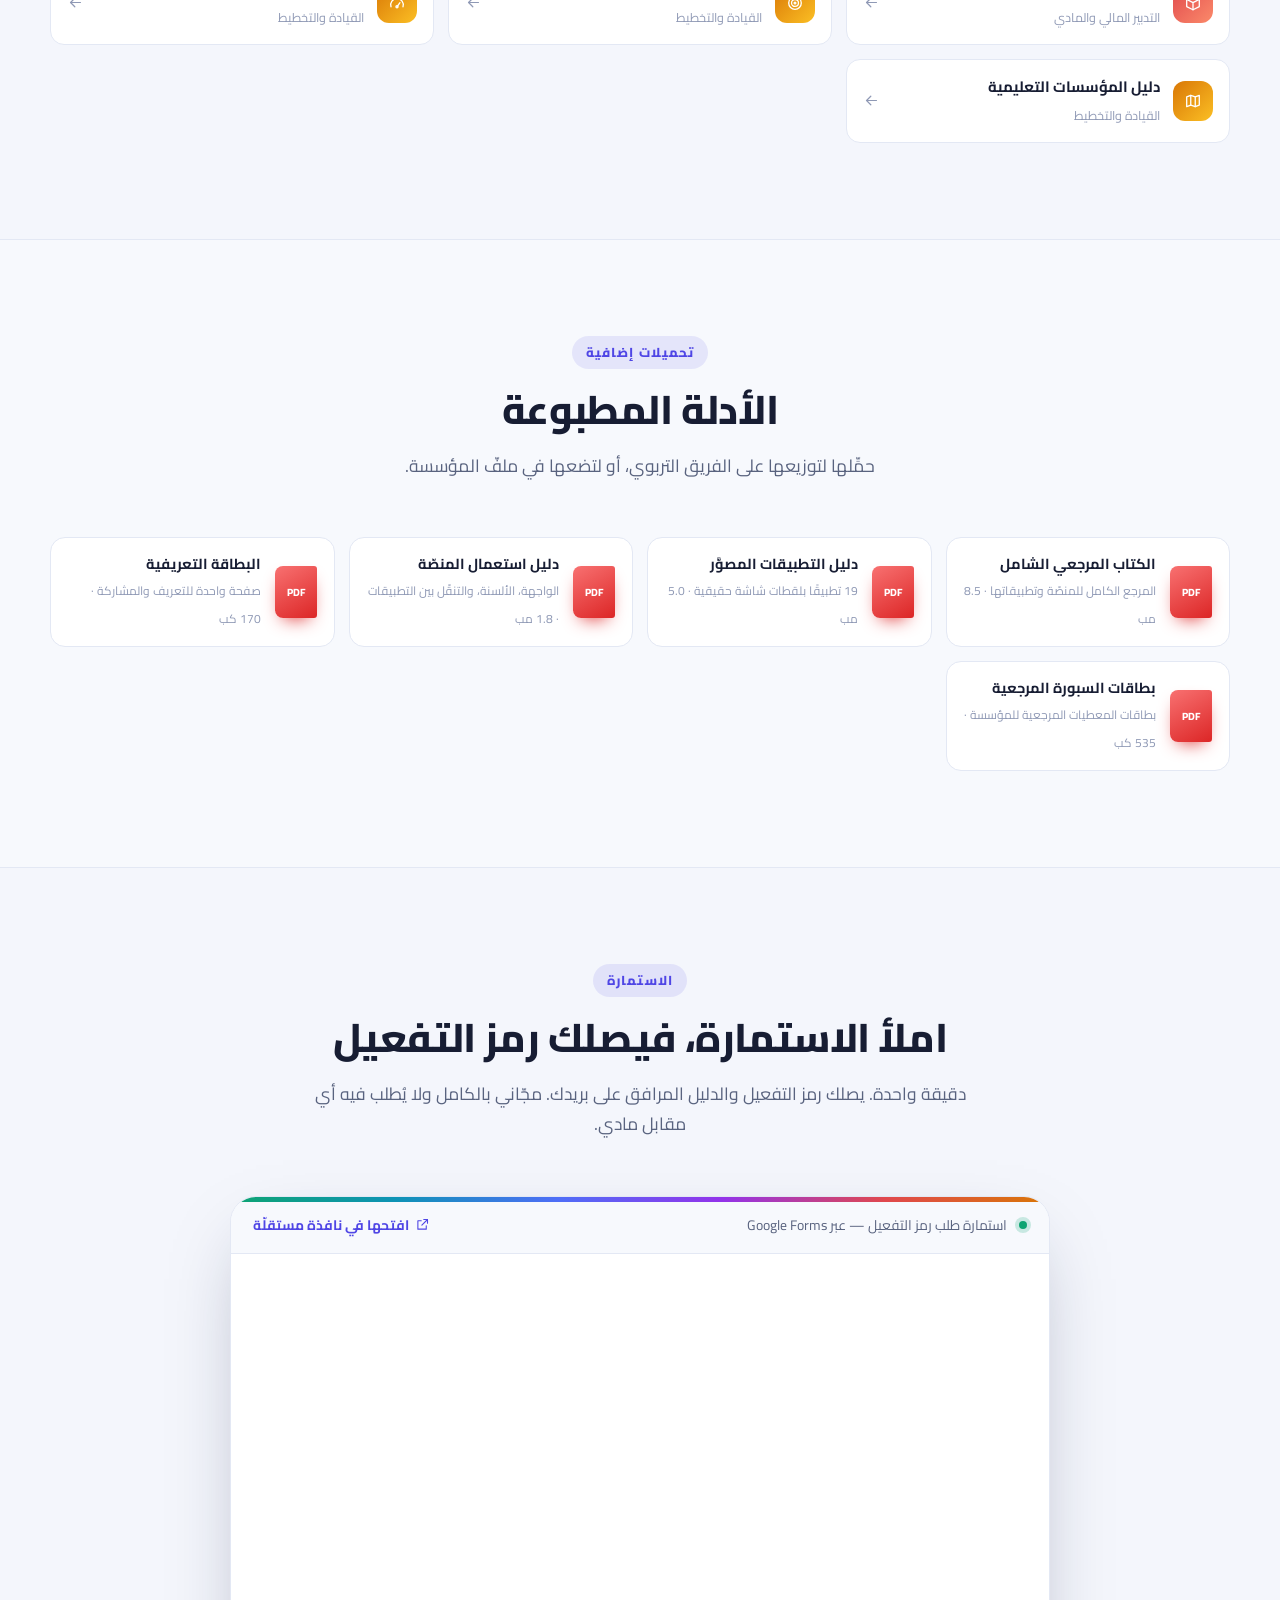
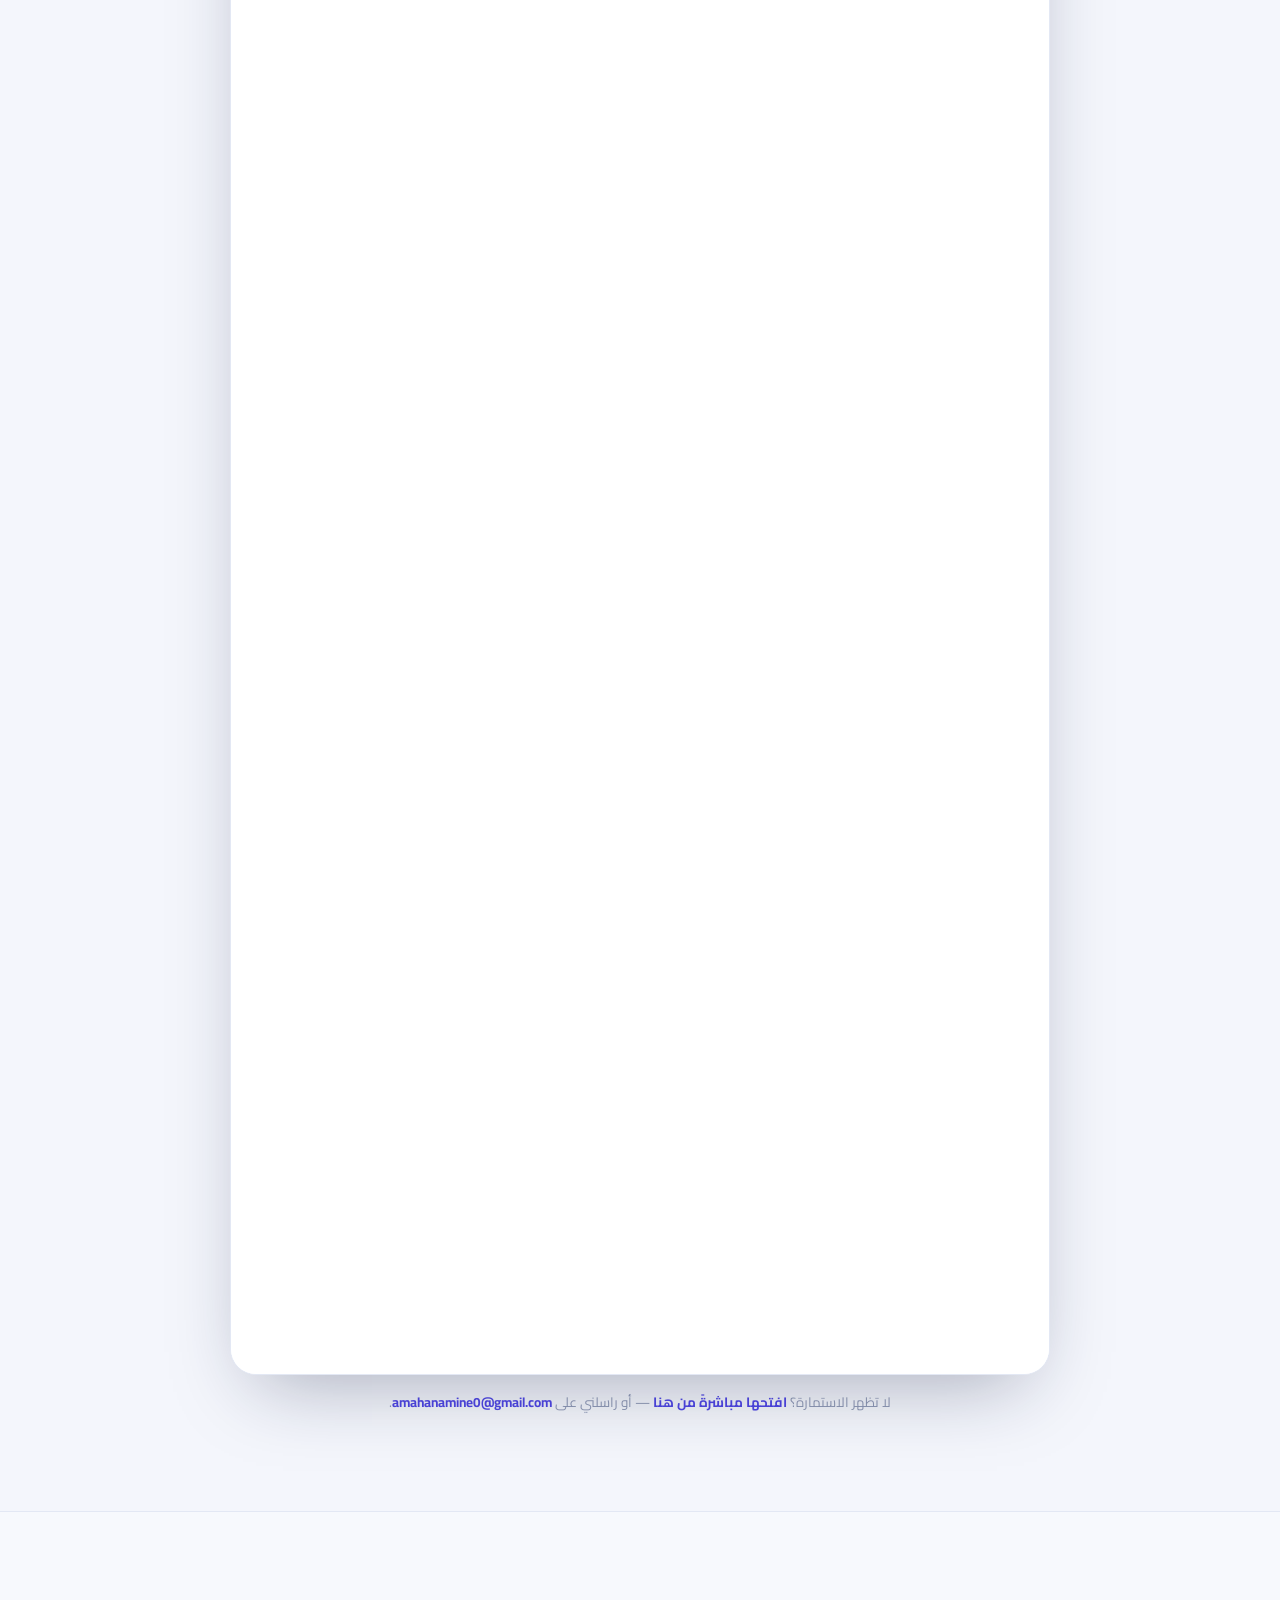
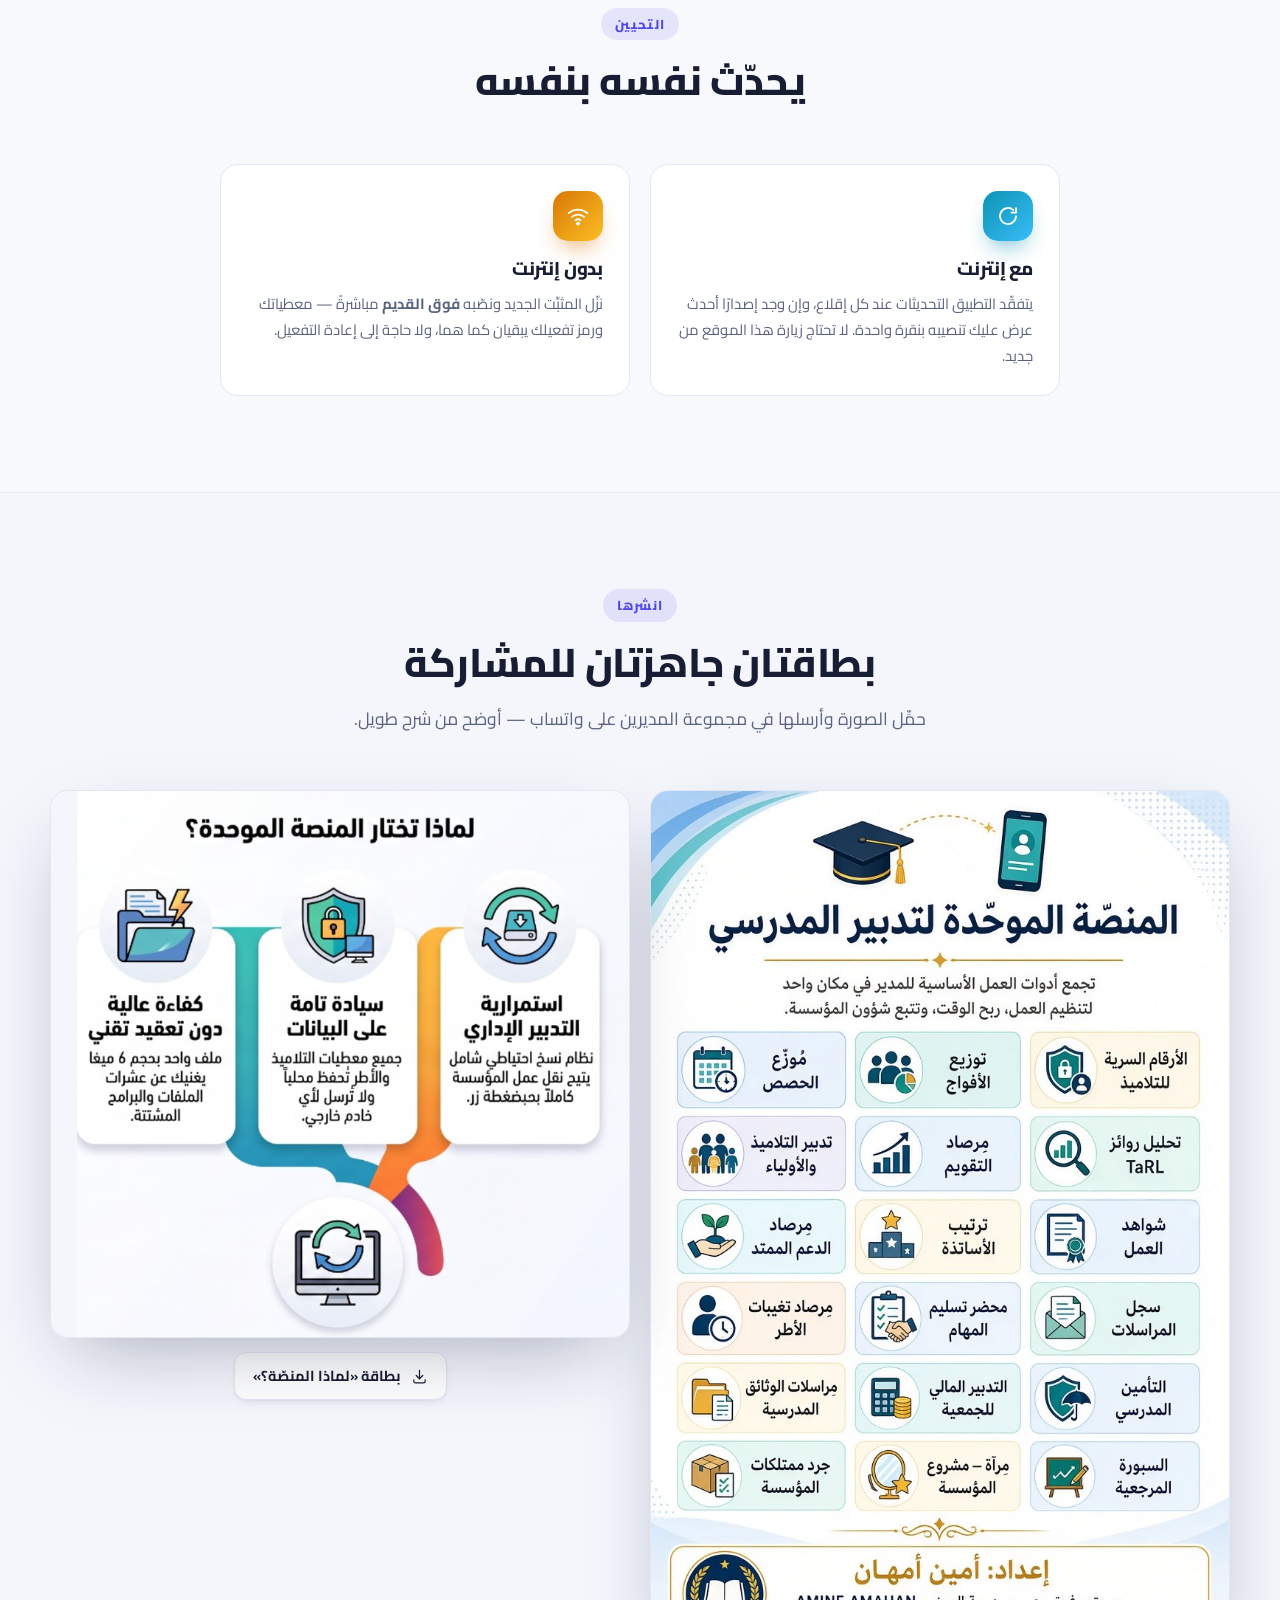
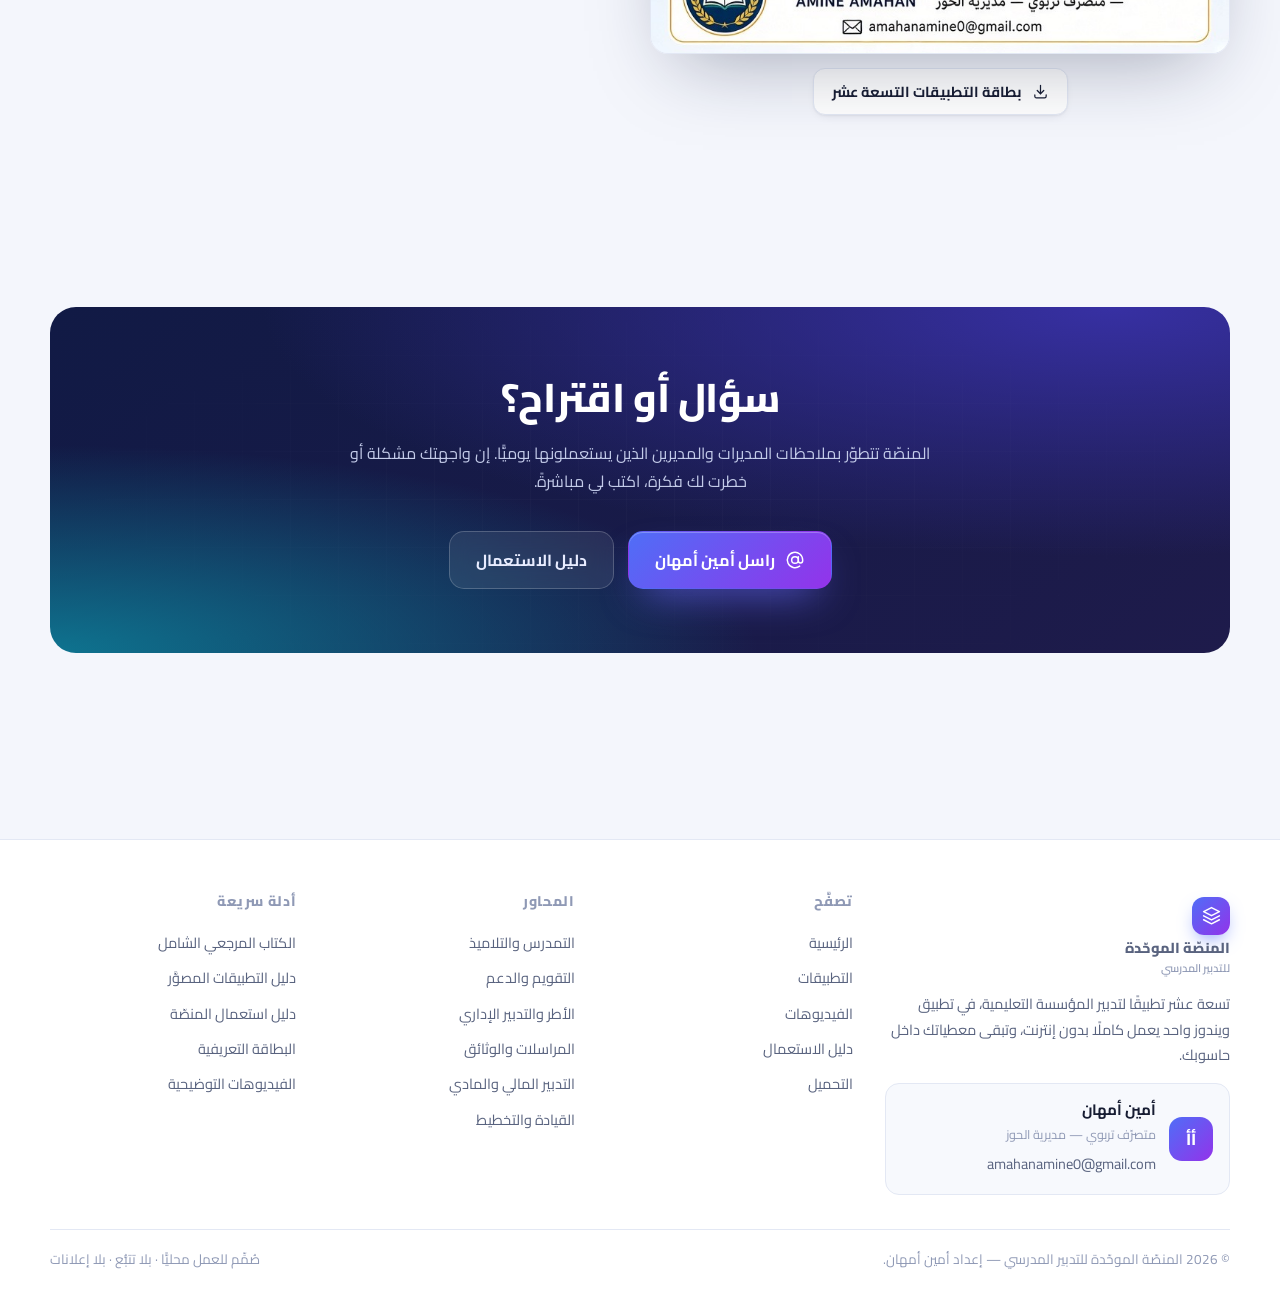
<file: download.html>
<!DOCTYPE html>
<html lang="ar" dir="rtl" data-theme="light">
<head>
<meta charset="utf-8">
<meta name="viewport" content="width=device-width,initial-scale=1">
<title>تحميل منصة التدبير المدرسي — تطبيق ويندوز</title>
<meta name="description" content="نزّل منصة التدبير المدرسي: تطبيق ويندوز يضمّ 19 تطبيقًا للتدبير المدرسي، يعمل كاملًا بدون إنترنت. مجّاني للأطر التربوية والمؤسسات التعليمية.">
<meta name="theme-color" content="#4f46e5">
<link rel="icon" href="data:image/svg+xml,%3Csvg xmlns='http://www.w3.org/2000/svg' viewBox='0 0 24 24'%3E%3Crect width='24' height='24' rx='6' fill='%234f6ef7'/%3E%3Cpath d='m12 5 7 3.6-7 3.6-7-3.6z' fill='%23fff'/%3E%3Cpath d='m5 12.4 7 3.6 7-3.6' stroke='%23fff' stroke-width='1.6' fill='none' stroke-linecap='round' stroke-linejoin='round'/%3E%3C/svg%3E">
<link rel="preconnect" href="https://fonts.googleapis.com">
<link rel="preconnect" href="https://fonts.gstatic.com" crossorigin>
<link href="https://fonts.googleapis.com/css2?family=Cairo:wght@400;500;600;700;800&display=swap" rel="stylesheet">
<link rel="stylesheet" href="assets/css/site.css">
</head>
<body data-page="download">

<main id="main">
  <section>
    <div class="wrap">
      <div class="sec-head rv" style="margin-block-end:44px">
        <span class="sec-tag">التحميل</span>
        <h1>تطبيق واحد. تسعة عشر تطبيقًا بداخله.</h1>
        <p>نزّل المثبِّت، نصّبه، فعّله برمزك — ثم اشتغل بلا إنترنت.</p>
      </div>

      <div class="dl-hero">
        <div class="dl-box rv">
          <h3 style="font-size:22px">المنصّة الموحّدة للتدبير المدرسي</h3>
          <p style="color:var(--txt2);margin-block-start:8px">تطبيق سطح مكتب لويندوز يجمع تسعة عشر تطبيقًا
            في واجهة عربية واحدة، بألسنة مستقلّة ونسخ احتياطي مدمج وتحديث تلقائي.</p>

          <div class="dl-meta">
            <div><small>الإصدار</small><b id="mVersion">…</b></div>
            <div><small>الحجم</small><b id="mSize">…</b></div>
            <div><small>النظام</small><b>ويندوز 10 / 11 — 64 بت</b></div>
            <div><small>صلاحيات المدير</small><b>غير مطلوبة</b></div>
          </div>

          <a class="btn btn-main" style="width:100%;justify-content:center"
             id="dlBtn" href="#" rel="noopener">
            <span data-icon="dl" data-size="20"></span> نزّل التطبيق مباشرةً</a>
          <p style="text-align:center;color:var(--txt3);font-size:12.5px;margin-block-start:10px">
            <code class="path" id="mSetup">…</code><br>
            أو من <a class="js-releases" href="#" target="_blank" rel="noopener"
              style="color:var(--brand);font-weight:700">صفحة كل الإصدارات</a>
          </p>
          <a class="btn btn-soft btn-sm" style="width:100%;justify-content:center;margin-block-start:10px"
             href="#request"><span data-icon="mailat" data-size="17"></span> اطلب رمز التفعيل</a>

          <p style="text-align:center;color:var(--txt3);font-size:13.5px;margin-block-start:14px">
            التطبيق يحتاج <b style="color:var(--txt2)">رمز تفعيل</b> خاصًّا بكل مستعمل —
            تحصل عليه بتعبئة الاستمارة أسفل الصفحة.<br>
            <span style="color:var(--txt2)">مجّاني بالكامل للأطر التربوية والمؤسسات التعليمية.</span>
          </p>

          <h4 style="font-size:14px;color:var(--txt3);margin-block:26px 12px">ما تحتاجه لتشغيلها</h4>
          <ul class="checklist">
            <li><span data-icon="check" data-size="17"></span> ويندوز 10 أو 11 بنواة 64 بت</li>
            <li><span data-icon="check" data-size="17"></span> WebView2 — موجود أصلًا في ويندوز 11،
              ويُنصَّب تلقائيًّا مع التطبيق في ويندوز 10 إن لم يكن موجودًا</li>
            <li><span data-icon="check" data-size="17"></span> لا شيء غير ذلك: لا أوفيس، لا جافا، ولا صلاحيات مدير</li>
          </ul>
        </div>

        <div class="rv" data-delay="120">
          <div class="mock">
            <div class="mock-bar"><i></i><i></i><i></i><span>المنصّة الموحّدة — التدبير المدرسي</span></div>
            <img src="assets/img/app17.png" alt="لقطة من واجهة المنصّة الموحّدة">
          </div>
          <p style="color:var(--txt3);font-size:13.5px;margin-block-start:14px;text-align:center">
            هكذا ستبدو بعد فتح الملف مباشرةً — بلا إعداد ولا تهيئة.
          </p>
        </div>
      </div>
    </div>
  </section>

  <!-- ما بعد التحميل -->
  <section style="background:var(--surf2);border-block:1px solid var(--line)">
    <div class="wrap">
      <div class="sec-head rv">
        <span class="sec-tag">الخطوات التالية</span>
        <h2>أربع خطوات من التنزيل إلى العمل</h2>
      </div>
      <div class="cards g4">
        <article class="card rv" style="--c:var(--a1);--c2:var(--a1b)">
          <div class="ic" data-icon="file" data-size="24"></div>
          <h3>نزّل المثبِّت</h3>
          <p>نقرة واحدة على زرّ التنزيل أعلاه فيبدأ تحميل ملف
            <code class="path">…x64-setup.exe</code> — حجمه <span id="mSize2">…</span> فقط.</p>
        </article>
        <article class="card rv" style="--c:var(--a2);--c2:var(--a2b)" data-delay="80">
          <div class="ic" data-icon="bolt" data-size="24"></div>
          <h3>نصّبه</h3>
          <p>نقرة مزدوجة على المثبِّت واتبع الخطوات. لا يطلب صلاحيات مدير،
            ويضع اختصارًا في قائمة ابدأ وعلى المكتب.</p>
        </article>
        <article class="card rv" style="--c:var(--a3);--c2:var(--a3b)" data-delay="160">
          <div class="ic" data-icon="star" data-size="24"></div>
          <h3>فعّله برمزك</h3>
          <p>عند أوّل تشغيل يطلب رمز التفعيل الذي وصلك على بريدك. أدخله مرّة واحدة
            ولن يُطلب منك بعدها.</p>
        </article>
        <article class="card rv" style="--c:var(--a5);--c2:var(--a5b)" data-delay="240">
          <div class="ic" data-icon="clock" data-size="24"></div>
          <h3>برمج نسخة احتياطية</h3>
          <p>عوّد نفسك على تصدير نسخة كلّ نهاية أسبوع من داخل التطبيق،
            أو بنسخ مجلّد معطياتك.</p>
        </article>
      </div>

      <div class="note-wrap rv" style="max-width:840px;margin:34px auto 0">
        <div style="display:flex;gap:14px;padding:20px 22px;border-radius:var(--r-s);background:var(--surf);
                    border:1px solid var(--line);border-inline-start:4px solid var(--a6)">
          <span style="color:var(--a6);flex:none;margin-block-start:3px" data-icon="shield" data-size="22"></span>
          <div><b style="display:block;margin-block-end:10px">سيعترضك تحذيران — كلاهما طبيعي</b>
            <p style="color:var(--txt2);font-size:14.8px;margin:0 0 12px">
              التطبيق مجّاني وحديث العهد، ولم يُشترَ له بعدُ «توقيع رقمي» تجاري.
              لذلك يعامله ويندوز معاملة كل برنامج جديد قليل الانتشار. هذا
              <b>ليس دليلًا على فيروس</b> — إليك ما ستراه بالضبط وما تفعله:</p>

            <div style="display:grid;gap:10px">
              <div style="padding:12px 15px;border-radius:10px;background:var(--surf2);border:1px solid var(--line)">
                <b style="font-size:14px">١ — عند انتهاء التنزيل (في المتصفّح)</b>
                <p style="color:var(--txt3);font-size:13.5px;margin:6px 0" dir="ltr">
                  «… n’est pas fréquemment téléchargé» / «… isn’t commonly downloaded»</p>
                <p style="color:var(--txt2);font-size:14.2px;margin:0">
                  انقر السهم بجانب الملف في شريط التنزيلات ← <b>«Conserver» / «Keep»</b>.</p>
              </div>
              <div style="padding:12px 15px;border-radius:10px;background:var(--surf2);border:1px solid var(--line)">
                <b style="font-size:14px">٢ — عند تشغيل المثبِّت (شاشة زرقاء)</b>
                <p style="color:var(--txt3);font-size:13.5px;margin:6px 0" dir="ltr">
                  «Windows a protégé votre ordinateur» / «Windows protected your PC»</p>
                <p style="color:var(--txt2);font-size:14.2px;margin:0">
                  اضغط <b>«Informations complémentaires» / «More info»</b> ثم
                  <b>«Exécuter quand même» / «Run anyway»</b>.</p>
              </div>
            </div>

            <p style="color:var(--txt2);font-size:14.5px;margin-block-start:14px">
              وإن أردت التأكّد بنفسك، تحقّق من بصمة الملف قبل تشغيله:</p>
            <p style="margin:8px 0 0">
              <code class="path" style="display:block;direction:ltr;text-align:left;padding:9px 12px;
                font-size:12.5px;word-break:break-all">Get-FileHash .\MansatTadbir_2.2.1_x64-setup.exe -Algorithm SHA256</code>
            </p>
            <p style="color:var(--txt3);font-size:12.5px;margin-block-start:8px">
              يجب أن تُطابق النتيجةُ هذه البصمة تمامًا:<br>
              <code class="path js-sha" style="direction:ltr;display:inline-block;margin-block-start:5px;
                font-size:11.5px;word-break:break-all">…</code>
            </p></div>
        </div>
      </div>
    </div>
  </section>

  <!-- ماذا يوجد بالداخل -->
  <section>
    <div class="wrap">
      <div class="sec-head rv">
        <span class="sec-tag">المحتوى</span>
        <h2>ماذا يوجد داخل التطبيق؟</h2>
        <p>تسعة عشر تطبيقًا كاملًا، لا نسخًا تجريبية ولا وظائف مقفلة.</p>
      </div>
      <div class="cards g3 rv" id="inside" style="gap:14px"></div>
    </div>
  </section>

  <!-- تحميلات إضافية -->
  <section style="background:var(--surf2);border-block:1px solid var(--line)">
    <div class="wrap">
      <div class="sec-head rv">
        <span class="sec-tag">تحميلات إضافية</span>
        <h2>الأدلة المطبوعة</h2>
        <p>حمِّلها لتوزيعها على الفريق التربوي، أو لتضعها في ملفّ المؤسسة.</p>
      </div>
      <div class="lib rv" id="libGrid"></div>
    </div>
  </section>

  <!-- ══════════ استمارة الطلب (استمارة جوجل مضمَّنة) ══════════ -->
  <section id="request" style="scroll-margin-block-start:calc(var(--nav-h) + 20px)">
    <div class="wrap">
      <div class="sec-head rv">
        <span class="sec-tag">الاستمارة</span>
        <h2>املأ الاستمارة، فيصلك رمز التفعيل</h2>
        <p>دقيقة واحدة. يصلك رمز التفعيل والدليل المرافق على بريدك.
          مجّاني بالكامل ولا يُطلب فيه أي مقابل مادي.</p>
      </div>

      <div class="gform-card rv">
        <div class="gform-bar">
          <span class="dot" aria-hidden="true"></span>
          <span>استمارة طلب رمز التفعيل — عبر Google Forms</span>
          <a href="" id="gformOpen" target="_blank" rel="noopener">
            <span data-icon="pop" data-size="15"></span> افتحها في نافذة مستقلّة</a>
        </div>
        <iframe id="gformFrame" src="" title="استمارة طلب نسخة من المنصّة الموحّدة للتدبير المدرسي"
                loading="lazy">جارٍ تحميل الاستمارة…</iframe>
      </div>

      <p class="gform-fallback rv">
        لا تظهر الاستمارة؟ <a href="" id="gformAlt" target="_blank" rel="noopener">افتحها مباشرةً من هنا</a>
        — أو راسلني على <a href="mailto:amahanamine0@gmail.com" dir="ltr">amahanamine0@gmail.com</a>.
      </p>
    </div>
  </section>

  <!-- التحيين -->
  <section style="background:var(--surf2);border-block:1px solid var(--line)">
    <div class="wrap" style="max-width:840px">
      <div class="sec-head rv">
        <span class="sec-tag">التحيين</span>
        <h2>يحدّث نفسه بنفسه</h2>
      </div>
      <div class="cards g2">
        <article class="card rv" style="--c:var(--a2);--c2:var(--a2b)">
          <div class="ic" data-icon="reload" data-size="24"></div>
          <h3>مع إنترنت</h3>
          <p>يتفقّد التطبيق التحديثات عند كل إقلاع، وإن وجد إصدارًا أحدث عرض عليك تنصيبه
            بنقرة واحدة. لا تحتاج زيارة هذا الموقع من جديد.</p>
        </article>
        <article class="card rv" style="--c:var(--a6);--c2:var(--a6b)" data-delay="80">
          <div class="ic" data-icon="wifi" data-size="24"></div>
          <h3>بدون إنترنت</h3>
          <p>نزّل المثبِّت الجديد ونصّبه <b>فوق القديم</b> مباشرةً — معطياتك ورمز تفعيلك
            يبقيان كما هما، ولا حاجة إلى إعادة التفعيل.</p>
        </article>
      </div>
    </div>
  </section>

  <!-- بطاقات للمشاركة -->
  <section>
    <div class="wrap">
      <div class="sec-head rv">
        <span class="sec-tag">انشرها</span>
        <h2>بطاقتان جاهزتان للمشاركة</h2>
        <p>حمِّل الصورة وأرسلها في مجموعة المديرين على واتساب — أوضح من شرح طويل.</p>
      </div>
      <div class="cards g2">
        <figure class="rv" style="margin:0">
          <a href="assets/img/cover.jpeg" download="المنصّة الموحّدة — بطاقة تعريفية.jpeg" class="mock" style="display:block">
            <img src="assets/img/cover.jpeg" alt="بطاقة تعريفية بالمنصّة الموحّدة وتطبيقاتها التسعة عشر">
          </a>
          <figcaption style="text-align:center;margin-block-start:14px">
            <a class="btn btn-soft btn-sm" href="assets/img/cover.jpeg" download="المنصّة الموحّدة — بطاقة تعريفية.jpeg">
              <span data-icon="dl" data-size="17"></span> بطاقة التطبيقات التسعة عشر</a>
          </figcaption>
        </figure>
        <figure class="rv" data-delay="100" style="margin:0">
          <a href="assets/img/why.png" download="لماذا المنصّة الموحّدة.png" class="mock" style="display:block">
            <img src="assets/img/why.png" alt="لماذا تختار المنصّة الموحّدة: كفاءة عالية، سيادة على البيانات، استمرارية التدبير">
          </a>
          <figcaption style="text-align:center;margin-block-start:14px">
            <a class="btn btn-soft btn-sm" href="assets/img/why.png" download="لماذا المنصّة الموحّدة.png">
              <span data-icon="dl" data-size="17"></span> بطاقة «لماذا المنصّة؟»</a>
          </figcaption>
        </figure>
      </div>
    </div>
  </section>

  <section>
    <div class="wrap">
      <div class="cta-band rv">
        <h2>سؤال أو اقتراح؟</h2>
        <p>المنصّة تتطوّر بملاحظات المديرات والمديرين الذين يستعملونها يوميًّا.
          إن واجهتك مشكلة أو خطرت لك فكرة، اكتب لي مباشرةً.</p>
        <div class="hero-cta">
          <a class="btn btn-main" href="mailto:amahanamine0@gmail.com?subject=المنصّة%20الموحّدة%20—%20ملاحظة">
            <span data-icon="mailat" data-size="20"></span> راسل أمين أمهان</a>
          <a class="btn btn-ghost" href="guide.html">دليل الاستعمال</a>
        </div>
      </div>
    </div>
  </section>
</main>

<script src="assets/js/data.js"></script>
<script src="assets/js/site.js"></script>
<script>
document.addEventListener('DOMContentLoaded', () => {
  const box = document.getElementById('inside');
  APPS.forEach(a => {
    const ax = AX(a.ax);
    const n = document.createElement('a');
    n.className = 'd-act'; n.href = 'apps.html#' + a.id;
    n.style.setProperty('--c', ax.c);
    n.innerHTML = `<span class="ic" style="background:linear-gradient(135deg,${ax.c},${ax.c2})">${icon(a.ic, 18)}</span>
      <span><b>${a.t}</b><small>${ax.n}</small></span>
      <span class="arw">${icon('arrow', 17)}</span>`;
    box.appendChild(n);
  });

  const lib = document.getElementById('libGrid');
  LIBRARY.forEach(g => {
    const a = document.createElement('a');
    a.className = 'lib-item'; a.href = P.guide(g.f); a.setAttribute('download', g.name);
    a.innerHTML = `<span class="fic">PDF</span><span><b>${g.t}</b><small>${g.d} · ${g.s}</small></span>`;
    lib.appendChild(a);
  });
});
</script>
</body>
</html>
</file>
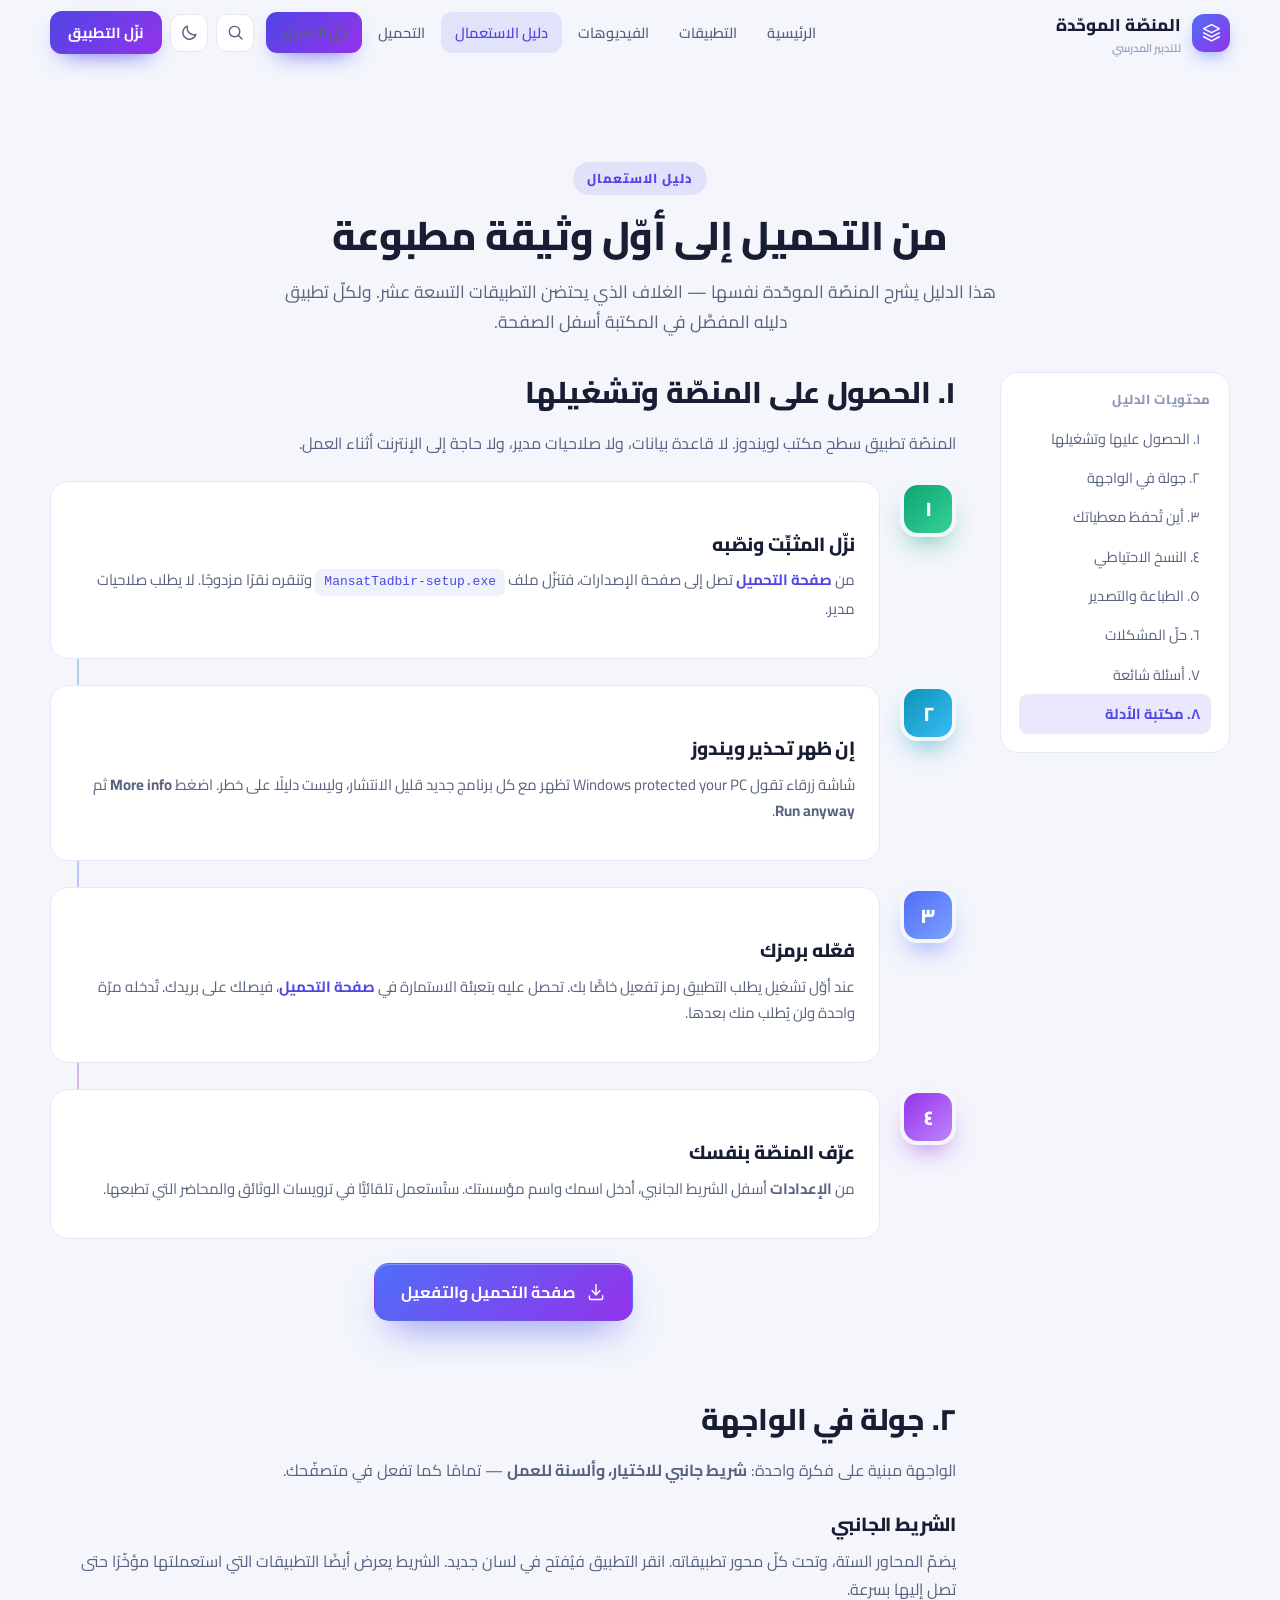
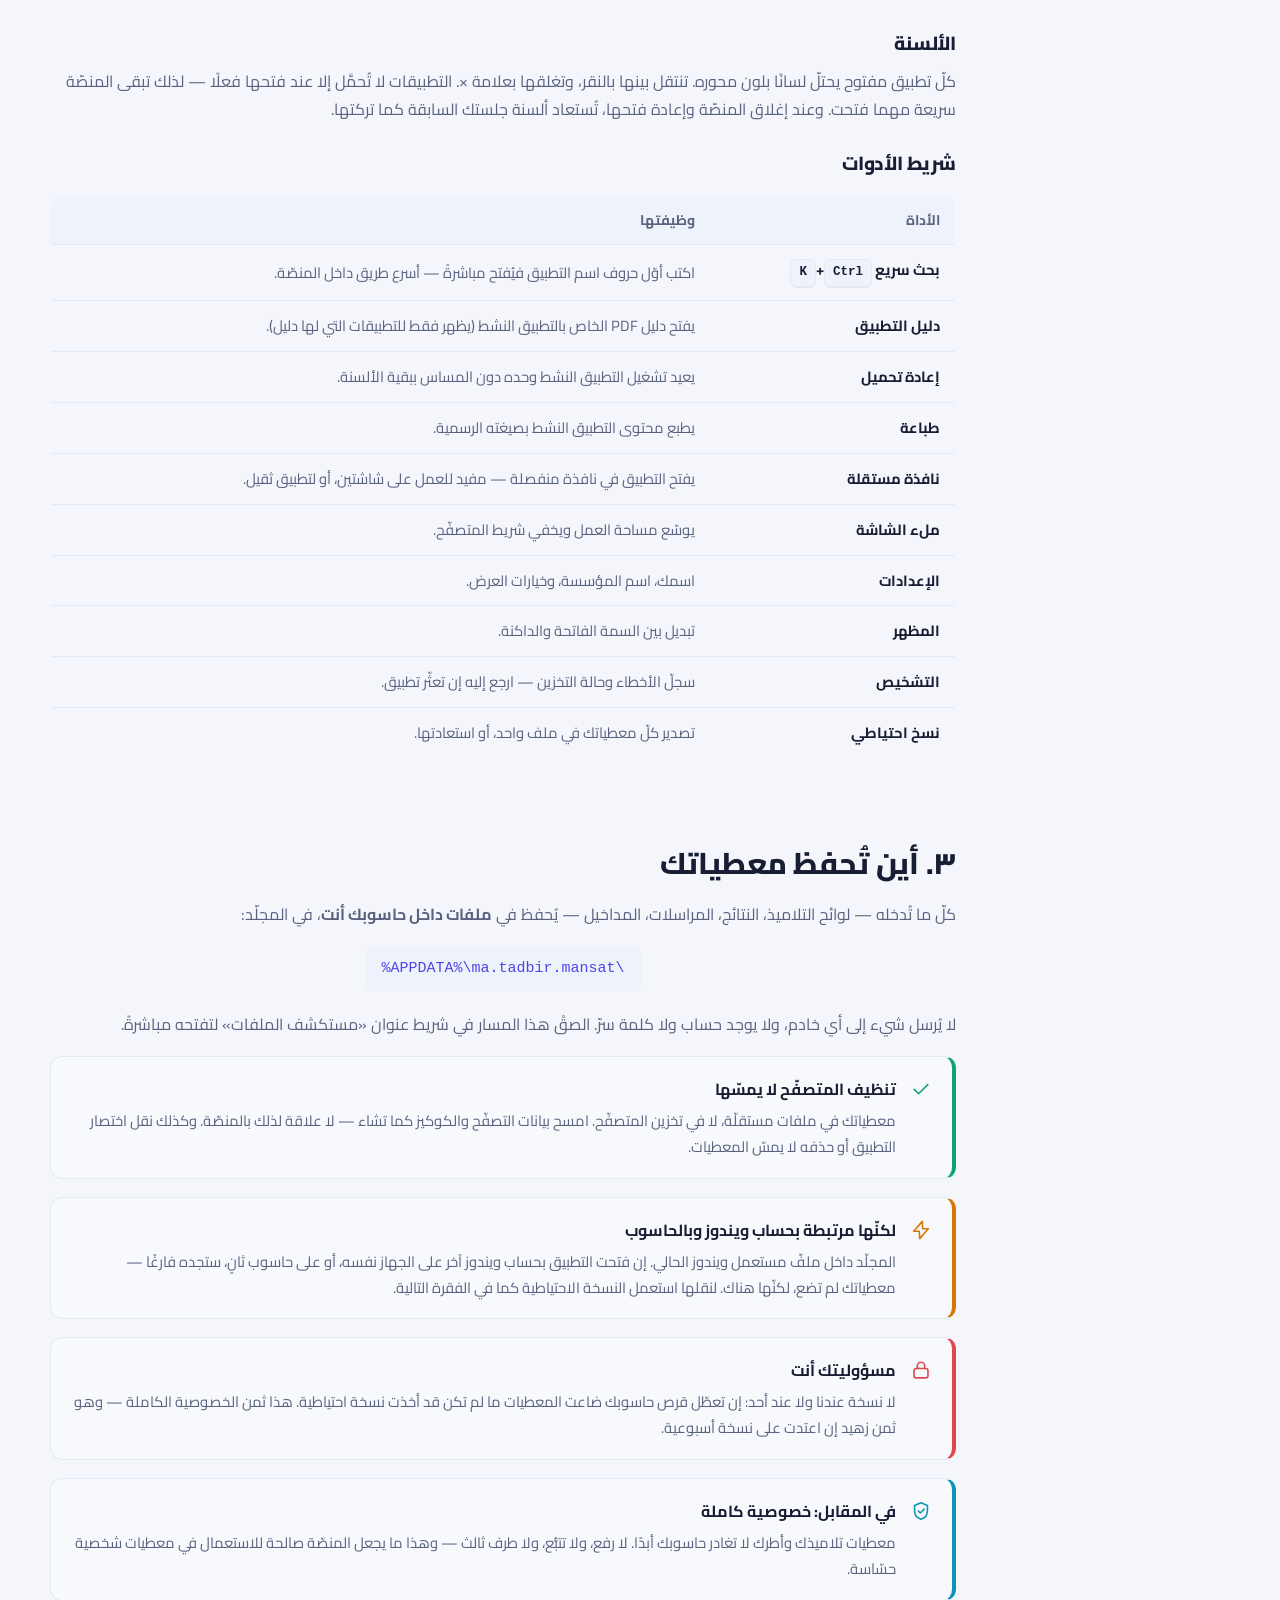
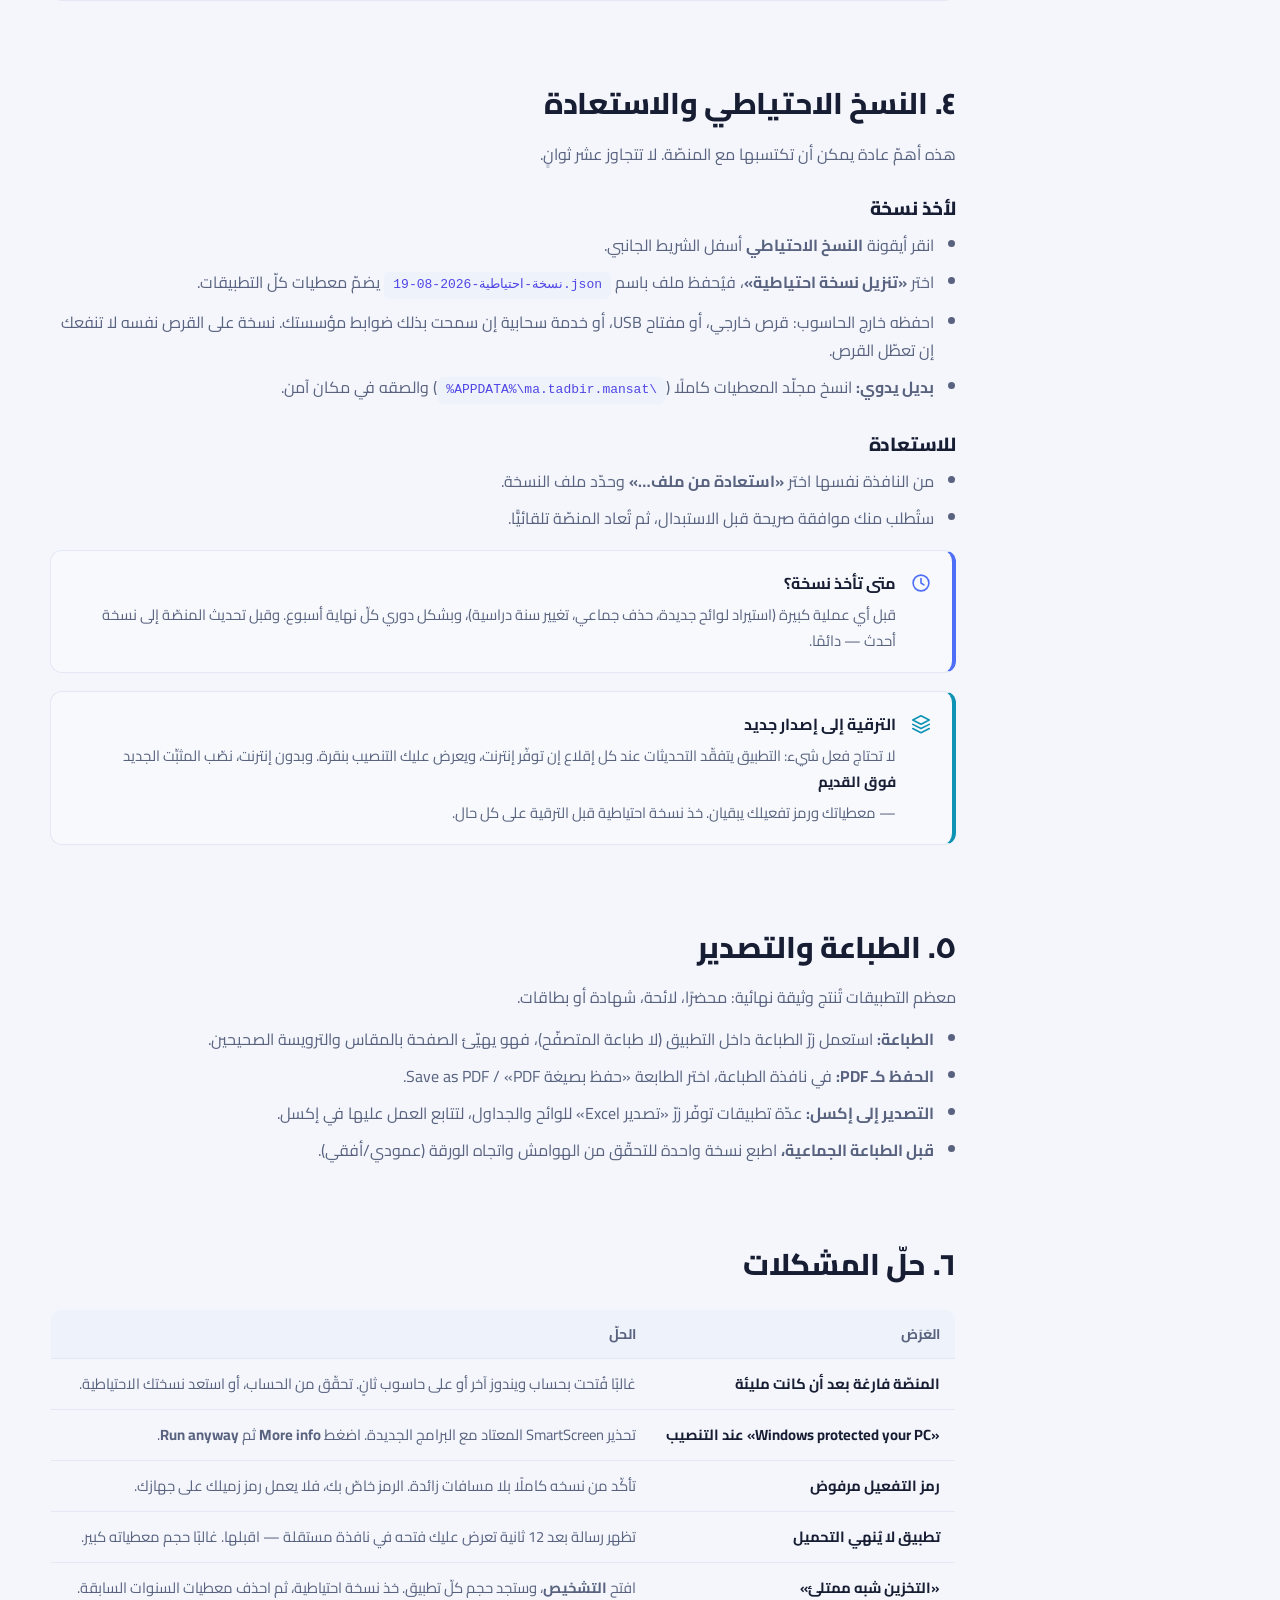
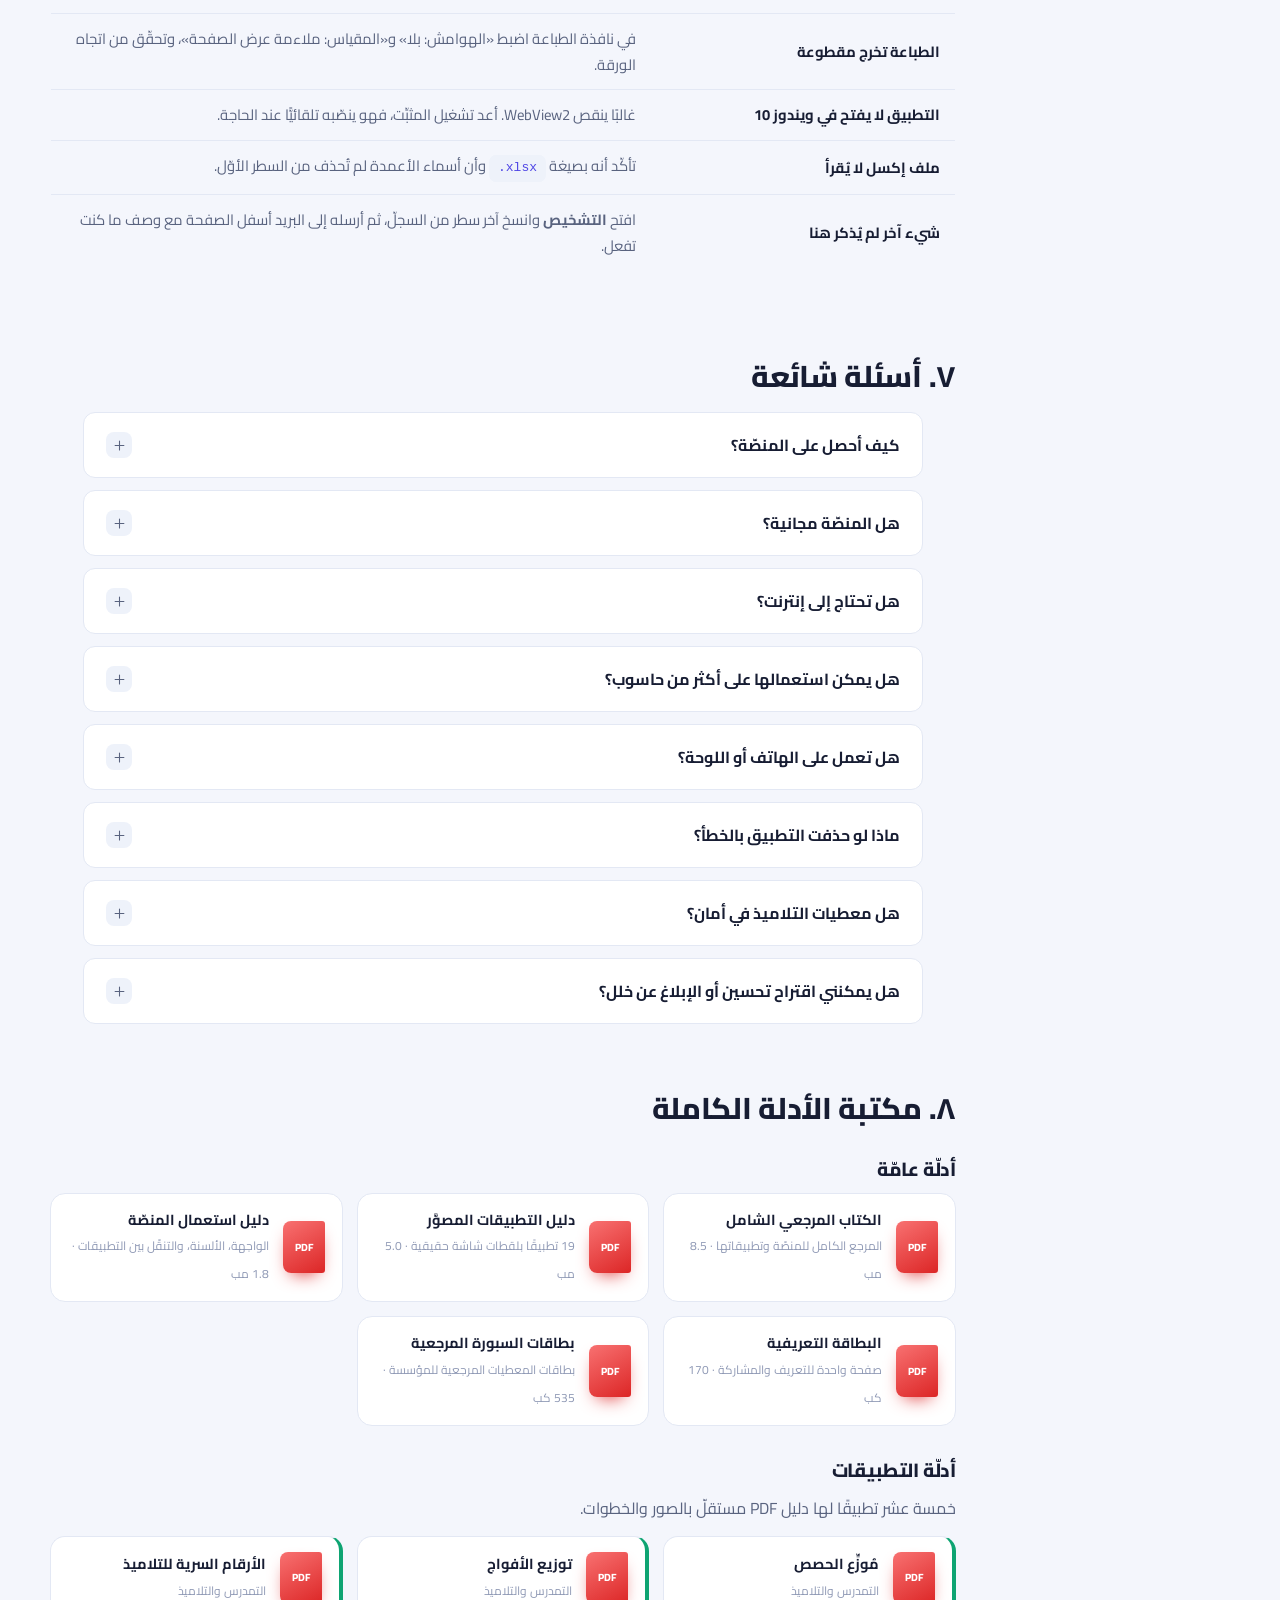
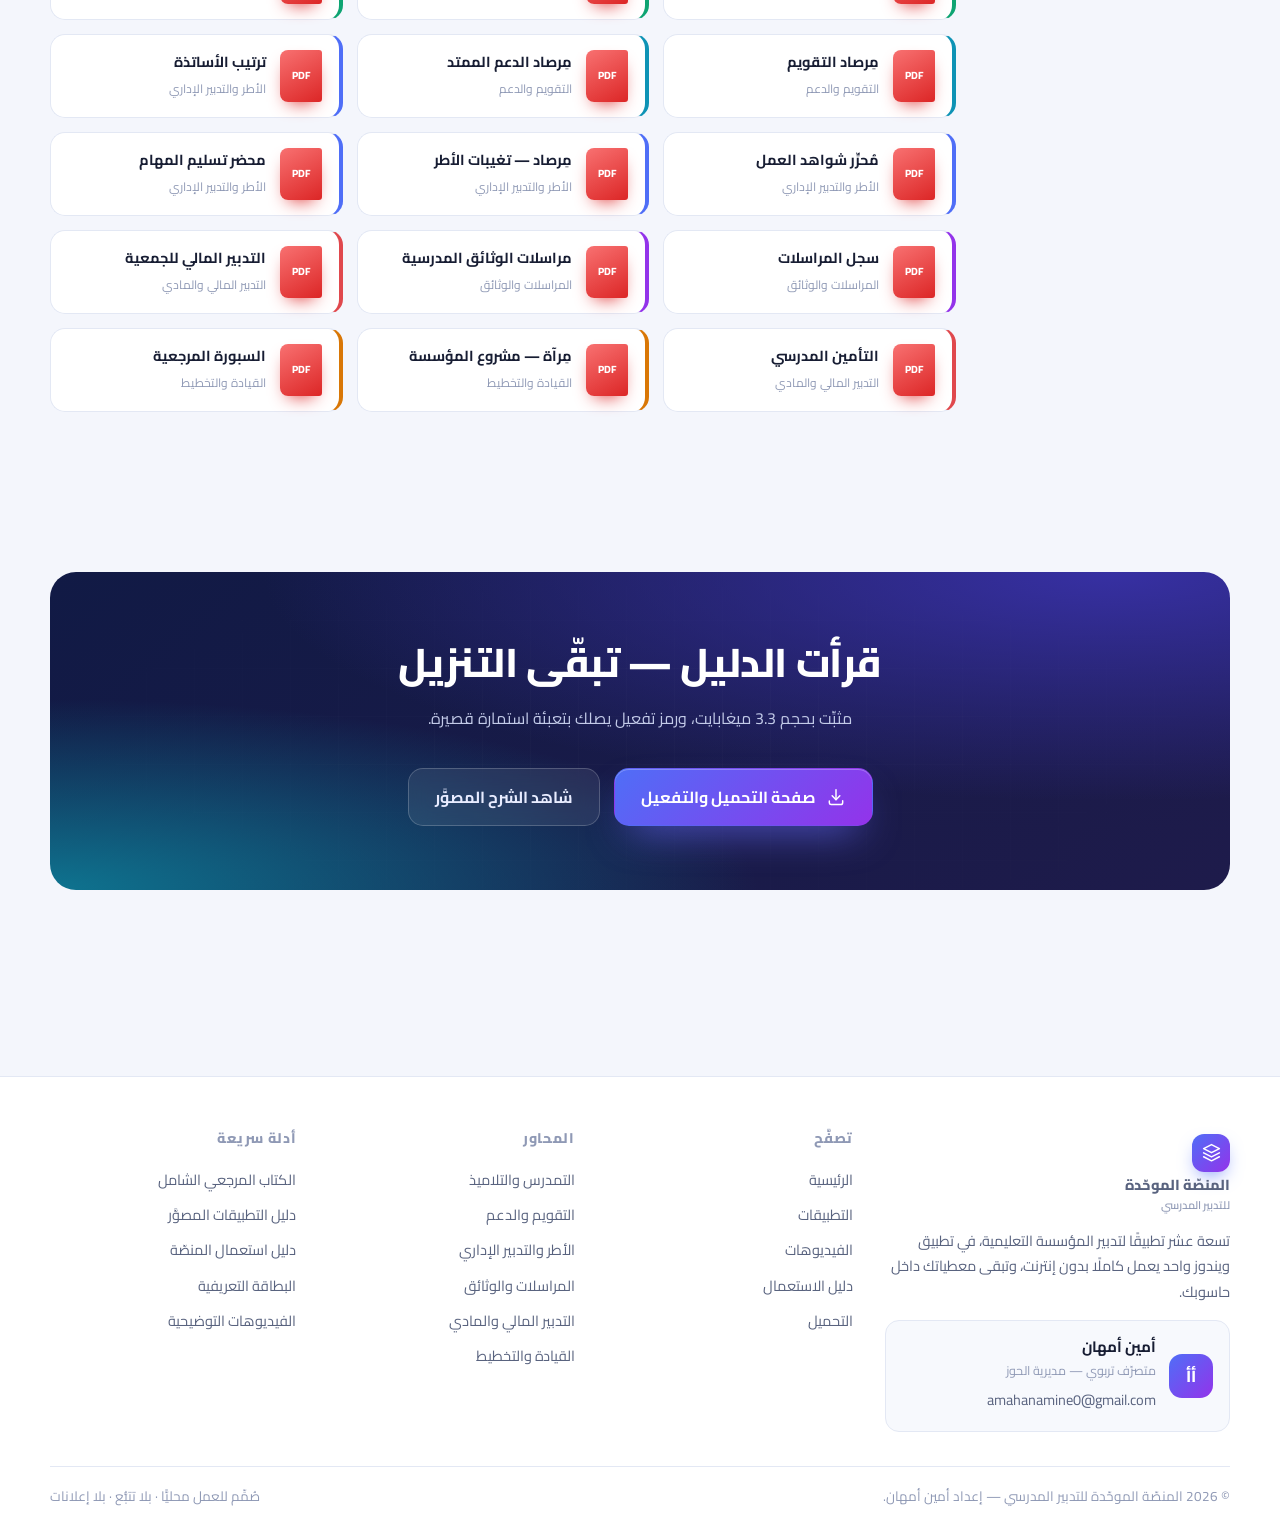
<file: guide.html>
<!DOCTYPE html>
<html lang="ar" dir="rtl" data-theme="light">
<head>
<meta charset="utf-8">
<meta name="viewport" content="width=device-width,initial-scale=1">
<title>دليل الاستعمال — المنصّة الموحّدة للتدبير المدرسي</title>
<meta name="description" content="دليل كامل لاستعمال المنصّة الموحّدة: التحميل، جولة في الواجهة، أين تُحفظ المعطيات، النسخ الاحتياطي والاستعادة، الطباعة، وحلّ المشكلات الشائعة.">
<meta name="theme-color" content="#4f46e5">
<link rel="icon" href="data:image/svg+xml,%3Csvg xmlns='http://www.w3.org/2000/svg' viewBox='0 0 24 24'%3E%3Crect width='24' height='24' rx='6' fill='%234f6ef7'/%3E%3Cpath d='m12 5 7 3.6-7 3.6-7-3.6z' fill='%23fff'/%3E%3Cpath d='m5 12.4 7 3.6 7-3.6' stroke='%23fff' stroke-width='1.6' fill='none' stroke-linecap='round' stroke-linejoin='round'/%3E%3C/svg%3E">
<link rel="preconnect" href="https://fonts.googleapis.com">
<link rel="preconnect" href="https://fonts.gstatic.com" crossorigin>
<link href="https://fonts.googleapis.com/css2?family=Cairo:wght@400;500;600;700;800&display=swap" rel="stylesheet">
<link rel="stylesheet" href="assets/css/site.css">
<style>
  .guide-layout{display:grid;grid-template-columns:230px 1fr;gap:44px;align-items:start}
  @media (max-width:900px){.guide-layout{grid-template-columns:1fr;gap:24px}}
  .toc{position:sticky;inset-block-start:calc(var(--nav-h) + 20px);background:var(--surf);border:1px solid var(--line);
    border-radius:var(--r);padding:18px}
  @media (max-width:900px){.toc{position:static}}
  .toc h4{font-size:13px;color:var(--txt3);letter-spacing:.05em;margin-block-end:10px}
  .toc a{display:block;padding:7px 11px;border-radius:9px;font-size:14.5px;color:var(--txt2);transition:.18s}
  .toc a:hover{background:var(--surf3);color:var(--txt)}
  .toc a.on{background:color-mix(in srgb,var(--brand) 12%,transparent);color:var(--brand);font-weight:700}
  .doc h2{font-size:clamp(22px,3.4vw,30px);margin-block:0 16px;scroll-margin-block-start:calc(var(--nav-h) + 24px)}
  .doc h3{font-size:19px;margin-block:28px 10px}
  .doc>section{padding-block:0 clamp(40px,6vw,64px)}
  .doc p{color:var(--txt2);margin-block-end:14px}
  .doc ul{color:var(--txt2);padding-inline-start:22px;margin-block:0 16px}
  .doc li{margin-block-end:9px}
  .note{display:flex;gap:14px;padding:18px 20px;border-radius:var(--r-s);background:var(--surf2);
    border:1px solid var(--line);border-inline-start:4px solid var(--c,var(--brand));margin-block:18px}
  .note .ic{flex:none;color:var(--c,var(--brand));margin-block-start:3px}
  .note b{display:block;margin-block-end:5px;color:var(--txt)}
  .note p{margin:0;font-size:14.8px}
  .ui-table{width:100%;border-collapse:collapse;border:1px solid var(--line);border-radius:var(--r-s);overflow:hidden;
    font-size:14.8px;margin-block:8px 20px}
  .ui-table th{background:var(--surf3);text-align:start;padding:12px 15px;font-size:14px;color:var(--txt2)}
  .ui-table td{padding:12px 15px;border-block-start:1px solid var(--line);color:var(--txt2)}
  .ui-table td:first-child{white-space:nowrap;font-weight:700;color:var(--txt)}
  .ui-table tr:hover td{background:var(--surf2)}
  .tbl-wrap{overflow-x:auto}
</style>
</head>
<body data-page="guide">

<main id="main">
  <section style="padding-block-end:34px">
    <div class="wrap">
      <div class="sec-head rv" style="margin-block-end:0">
        <span class="sec-tag">دليل الاستعمال</span>
        <h1>من التحميل إلى أوّل وثيقة مطبوعة</h1>
        <p>هذا الدليل يشرح المنصّة الموحّدة نفسها — الغلاف الذي يحتضن التطبيقات التسعة عشر.
          ولكلّ تطبيق دليله المفصَّل في المكتبة أسفل الصفحة.</p>
      </div>
    </div>
  </section>

  <section style="padding-block-start:0">
    <div class="wrap guide-layout">

      <!-- الفهرس -->
      <aside class="toc rv">
        <h4>محتويات الدليل</h4>
        <a href="#start">١. الحصول عليها وتشغيلها</a>
        <a href="#ui">٢. جولة في الواجهة</a>
        <a href="#data">٣. أين تُحفظ معطياتك</a>
        <a href="#backup">٤. النسخ الاحتياطي</a>
        <a href="#print">٥. الطباعة والتصدير</a>
        <a href="#trouble">٦. حلّ المشكلات</a>
        <a href="#faq">٧. أسئلة شائعة</a>
        <a href="#library">٨. مكتبة الأدلة</a>
      </aside>

      <div class="doc">

        <!-- ١ -->
        <section id="start" class="rv">
          <h2>١. الحصول على المنصّة وتشغيلها</h2>
          <p>المنصّة تطبيق سطح مكتب لويندوز. لا قاعدة بيانات، ولا صلاحيات مدير، ولا حاجة إلى الإنترنت أثناء العمل.</p>
          <div class="steps" style="margin-block:24px">
            <div class="step" style="--c:var(--a1);--c2:var(--a1b)">
              <div class="n">١</div>
              <div class="step-body"><h3>نزّل المثبِّت ونصّبه</h3>
                <p>من <a href="download.html" style="color:var(--brand);font-weight:700">صفحة التحميل</a>
                  تصل إلى صفحة الإصدارات، فتنزّل ملف <code class="path js-setup">…</code>
                  وتنقره نقرًا مزدوجًا. لا يطلب صلاحيات مدير.</p></div>
            </div>
            <div class="step" style="--c:var(--a2);--c2:var(--a2b)">
              <div class="n">٢</div>
              <div class="step-body"><h3>إن ظهر تحذير ويندوز</h3>
                <p>شاشة زرقاء تقول <span dir="ltr">Windows protected your PC</span> تظهر مع كل برنامج
                  جديد قليل الانتشار، وليست دليلًا على خطر. اضغط <b>More info</b> ثم <b>Run anyway</b>.</p></div>
            </div>
            <div class="step" style="--c:var(--a3);--c2:var(--a3b)">
              <div class="n">٣</div>
              <div class="step-body"><h3>فعّله برمزك</h3>
                <p>عند أوّل تشغيل يطلب التطبيق رمز تفعيل خاصًّا بك. تحصل عليه بتعبئة الاستمارة في
                  <a href="download.html#request" style="color:var(--brand);font-weight:700">صفحة التحميل</a>،
                  فيصلك على بريدك. تُدخله مرّة واحدة ولن يُطلب منك بعدها.</p></div>
            </div>
            <div class="step" style="--c:var(--a4);--c2:var(--a4b)">
              <div class="n">٤</div>
              <div class="step-body"><h3>عرّف المنصّة بنفسك</h3>
                <p>من <b>الإعدادات</b> أسفل الشريط الجانبي، أدخل اسمك واسم مؤسستك.
                  ستُستعمل تلقائيًّا في ترويسات الوثائق والمحاضر التي تطبعها.</p></div>
            </div>
          </div>
          <p style="text-align:center">
            <a class="btn btn-main" href="download.html">
              <span data-icon="dl" data-size="20"></span> صفحة التحميل والتفعيل</a>
          </p>
        </section>

        <!-- ٢ -->
        <section id="ui" class="rv">
          <h2>٢. جولة في الواجهة</h2>
          <p>الواجهة مبنية على فكرة واحدة: <b>شريط جانبي للاختيار، وألسنة للعمل</b> — تمامًا كما تفعل في متصفّحك.</p>

          <h3>الشريط الجانبي</h3>
          <p>يضمّ المحاور الستة، وتحت كلّ محور تطبيقاته. انقر التطبيق فيُفتح في لسان جديد.
            الشريط يعرض أيضًا التطبيقات التي استعملتها مؤخّرًا حتى تصل إليها بسرعة.</p>

          <h3>الألسنة</h3>
          <p>كلّ تطبيق مفتوح يحتلّ لسانًا بلون محوره. تنتقل بينها بالنقر، وتغلقها بعلامة ×.
            التطبيقات لا تُحمَّل إلا عند فتحها فعلًا — لذلك تبقى المنصّة سريعة مهما فتحت.
            وعند إغلاق المنصّة وإعادة فتحها، تُستعاد ألسنة جلستك السابقة كما تركتها.</p>

          <h3>شريط الأدوات</h3>
          <div class="tbl-wrap">
          <table class="ui-table">
            <thead><tr><th>الأداة</th><th>وظيفتها</th></tr></thead>
            <tbody>
              <tr><td>بحث سريع <kbd>Ctrl</kbd>+<kbd>K</kbd></td><td>اكتب أوّل حروف اسم التطبيق فيُفتح مباشرةً — أسرع طريق داخل المنصّة.</td></tr>
              <tr><td>دليل التطبيق</td><td>يفتح دليل PDF الخاص بالتطبيق النشط (يظهر فقط للتطبيقات التي لها دليل).</td></tr>
              <tr><td>إعادة تحميل</td><td>يعيد تشغيل التطبيق النشط وحده دون المساس ببقية الألسنة.</td></tr>
              <tr><td>طباعة</td><td>يطبع محتوى التطبيق النشط بصيغته الرسمية.</td></tr>
              <tr><td>نافذة مستقلة</td><td>يفتح التطبيق في نافذة منفصلة — مفيد للعمل على شاشتين، أو لتطبيق ثقيل.</td></tr>
              <tr><td>ملء الشاشة</td><td>يوسّع مساحة العمل ويخفي شريط المتصفّح.</td></tr>
              <tr><td>الإعدادات</td><td>اسمك، اسم المؤسسة، وخيارات العرض.</td></tr>
              <tr><td>المظهر</td><td>تبديل بين السمة الفاتحة والداكنة.</td></tr>
              <tr><td>التشخيص</td><td>سجلّ الأخطاء وحالة التخزين — ارجع إليه إن تعثّر تطبيق.</td></tr>
              <tr><td>نسخ احتياطي</td><td>تصدير كلّ معطياتك في ملف واحد، أو استعادتها.</td></tr>
            </tbody>
          </table>
          </div>
        </section>

        <!-- ٣ -->
        <section id="data" class="rv">
          <h2>٣. أين تُحفظ معطياتك</h2>
          <p>كلّ ما تُدخله — لوائح التلاميذ، النتائج، المراسلات، المداخيل — يُحفظ في
            <b>ملفات داخل حاسوبك أنت</b>، في المجلّد:</p>
          <p style="text-align:center;margin-block:18px">
            <code class="path js-datadir" style="font-size:15px;padding:10px 16px">…</code>
          </p>
          <p>لا يُرسل شيء إلى أي خادم، ولا يوجد حساب ولا كلمة سرّ.
            الصقْ هذا المسار في شريط عنوان «مستكشف الملفات» لتفتحه مباشرةً.</p>

          <div class="note" style="--c:var(--a1)">
            <span class="ic" data-icon="check" data-size="22"></span>
            <div><b>تنظيف المتصفّح لا يمسّها</b>
              <p>معطياتك في ملفات مستقلّة، لا في تخزين المتصفّح. امسح بيانات التصفّح والكوكيز
                كما تشاء — لا علاقة لذلك بالمنصّة. وكذلك نقل اختصار التطبيق أو حذفه
                لا يمسّ المعطيات.</p></div>
          </div>

          <div class="note" style="--c:var(--a6)">
            <span class="ic" data-icon="bolt" data-size="22"></span>
            <div><b>لكنّها مرتبطة بحساب ويندوز وبالحاسوب</b>
              <p>المجلّد داخل ملفّ مستعمل ويندوز الحالي. إن فتحت التطبيق بحساب ويندوز آخر
                على الجهاز نفسه، أو على حاسوب ثانٍ، ستجده فارغًا — معطياتك لم تضع، لكنّها
                هناك. لنقلها استعمل النسخة الاحتياطية كما في الفقرة التالية.</p></div>
          </div>

          <div class="note" style="--c:var(--a5)">
            <span class="ic" data-icon="lock" data-size="22"></span>
            <div><b>مسؤوليتك أنت</b>
              <p>لا نسخة عندنا ولا عند أحد: إن تعطّل قرص حاسوبك ضاعت المعطيات ما لم تكن
                قد أخذت نسخة احتياطية. هذا ثمن الخصوصية الكاملة — وهو ثمن زهيد
                إن اعتدت على نسخة أسبوعية.</p></div>
          </div>

          <div class="note" style="--c:var(--a2)">
            <span class="ic" data-icon="shield" data-size="22"></span>
            <div><b>في المقابل: خصوصية كاملة</b>
              <p>معطيات تلاميذك وأطرك لا تغادر حاسوبك أبدًا. لا رفع، ولا تتبُّع، ولا طرف ثالث —
                وهذا ما يجعل المنصّة صالحة للاستعمال في معطيات شخصية حسّاسة.</p></div>
          </div>
        </section>

        <!-- ٤ -->
        <section id="backup" class="rv">
          <h2>٤. النسخ الاحتياطي والاستعادة</h2>
          <p>هذه أهمّ عادة يمكن أن تكتسبها مع المنصّة. لا تتجاوز عشر ثوانٍ.</p>
          <h3>لأخذ نسخة</h3>
          <ul>
            <li>انقر أيقونة <b>النسخ الاحتياطي</b> أسفل الشريط الجانبي.</li>
            <li>اختر <b>«تنزيل نسخة احتياطية»</b>، فيُحفظ ملف باسم
              <code class="path">نسخة-احتياطية-2026-08-19.json</code> يضمّ معطيات كلّ التطبيقات.</li>
            <li>احفظه خارج الحاسوب: قرص خارجي، أو مفتاح USB، أو خدمة سحابية إن سمحت بذلك ضوابط مؤسستك.
              نسخة على القرص نفسه لا تنفعك إن تعطّل القرص.</li>
            <li><b>بديل يدوي:</b> انسخ مجلّد المعطيات كاملًا
              (<code class="path js-datadir">…</code>) والصقه في مكان آمن.</li>
          </ul>
          <h3>للاستعادة</h3>
          <ul>
            <li>من النافذة نفسها اختر <b>«استعادة من ملف…»</b> وحدّد ملف النسخة.</li>
            <li>ستُطلب منك موافقة صريحة قبل الاستبدال، ثم تُعاد المنصّة تلقائيًّا.</li>
          </ul>
          <div class="note" style="--c:var(--a3)">
            <span class="ic" data-icon="clock" data-size="22"></span>
            <div><b>متى تأخذ نسخة؟</b>
              <p>قبل أي عملية كبيرة (استيراد لوائح جديدة، حذف جماعي، تغيير سنة دراسية)،
                وبشكل دوري كلّ نهاية أسبوع. وقبل تحديث المنصّة إلى نسخة أحدث — دائمًا.</p></div>
          </div>
          <div class="note" style="--c:var(--a2)">
            <span class="ic" data-icon="layers" data-size="22"></span>
            <div><b>الترقية إلى إصدار جديد</b>
              <p>لا تحتاج فعل شيء: التطبيق يتفقّد التحديثات عند كل إقلاع إن توفّر إنترنت،
                ويعرض عليك التنصيب بنقرة. وبدون إنترنت، نصّب المثبِّت الجديد <b>فوق القديم</b> —
                معطياتك ورمز تفعيلك يبقيان. خذ نسخة احتياطية قبل الترقية على كل حال.</p></div>
          </div>
        </section>

        <!-- ٥ -->
        <section id="print" class="rv">
          <h2>٥. الطباعة والتصدير</h2>
          <p>معظم التطبيقات تُنتج وثيقة نهائية: محضرًا، لائحة، شهادة أو بطاقات.</p>
          <ul>
            <li><b>الطباعة:</b> استعمل زرّ الطباعة داخل التطبيق (لا طباعة المتصفّح)، فهو يهيّئ الصفحة بالمقاس والترويسة الصحيحين.</li>
            <li><b>الحفظ كـ PDF:</b> في نافذة الطباعة، اختر الطابعة «حفظ بصيغة PDF» / <span dir="ltr">Save as PDF</span>.</li>
            <li><b>التصدير إلى إكسل:</b> عدّة تطبيقات توفّر زرّ «تصدير Excel» للوائح والجداول، لتتابع العمل عليها في إكسل.</li>
            <li><b>قبل الطباعة الجماعية،</b> اطبع نسخة واحدة للتحقّق من الهوامش واتجاه الورقة (عمودي/أفقي).</li>
          </ul>
        </section>

        <!-- ٦ -->
        <section id="trouble" class="rv">
          <h2>٦. حلّ المشكلات</h2>
          <div class="tbl-wrap">
          <table class="ui-table">
            <thead><tr><th>العَرَض</th><th>الحلّ</th></tr></thead>
            <tbody>
              <tr><td>المنصّة فارغة بعد أن كانت مليئة</td>
                <td>غالبًا فُتحت بحساب ويندوز آخر أو على حاسوب ثانٍ. تحقّق من الحساب، أو استعد نسختك الاحتياطية.</td></tr>
              <tr><td>«Windows protected your PC» عند التنصيب</td>
                <td>تحذير <span dir="ltr">SmartScreen</span> المعتاد مع البرامج الجديدة. اضغط <b>More info</b> ثم <b>Run anyway</b>.</td></tr>
              <tr><td>رمز التفعيل مرفوض</td>
                <td>تأكّد من نسخه كاملًا بلا مسافات زائدة. الرمز خاصّ بك، فلا يعمل رمز زميلك على جهازك.</td></tr>
              <tr><td>تطبيق لا يُنهي التحميل</td>
                <td>تظهر رسالة بعد 12 ثانية تعرض عليك فتحه في نافذة مستقلة — اقبلها. غالبًا حجم معطياته كبير.</td></tr>
              <tr><td>«التخزين شبه ممتلئ»</td>
                <td>افتح <b>التشخيص</b>، وستجد حجم كلّ تطبيق. خذ نسخة احتياطية، ثم احذف معطيات السنوات السابقة.</td></tr>
              <tr><td>الطباعة تخرج مقطوعة</td>
                <td>في نافذة الطباعة اضبط «الهوامش: بلا» و«المقياس: ملاءمة عرض الصفحة»، وتحقّق من اتجاه الورقة.</td></tr>
              <tr><td>التطبيق لا يفتح في ويندوز 10</td>
                <td>غالبًا ينقص <span dir="ltr">WebView2</span>. أعد تشغيل المثبِّت، فهو ينصّبه تلقائيًّا عند الحاجة.</td></tr>
              <tr><td>ملف إكسل لا يُقرأ</td>
                <td>تأكّد أنه بصيغة <code class="path">.xlsx</code> وأن أسماء الأعمدة لم تُحذف من السطر الأوّل.</td></tr>
              <tr><td>شيء آخر لم يُذكر هنا</td>
                <td>افتح <b>التشخيص</b> وانسخ آخر سطر من السجلّ، ثم أرسله إلى البريد أسفل الصفحة مع وصف ما كنت تفعل.</td></tr>
            </tbody>
          </table>
          </div>
        </section>

        <!-- ٧ -->
        <section id="faq" class="rv">
          <h2>٧. أسئلة شائعة</h2>
          <div class="faq">
            <details class="qa"><summary>كيف أحصل على المنصّة؟<span class="tg" data-icon="plus" data-size="15"></span></summary>
              <div class="ans">التنزيل عمومي ومباشر من <a href="download.html" style="color:var(--brand);font-weight:700">صفحة التحميل</a>.
                أمّا <b>رمز التفعيل</b> فتحصل عليه بتعبئة استمارة قصيرة هناك، ويصلك على بريدك.</div></details>
            <details class="qa"><summary>هل المنصّة مجانية؟<span class="tg" data-icon="plus" data-size="15"></span></summary>
              <div class="ans">نعم، ومجّانية تمامًا للمؤسسات التعليمية والأطر التربوية. لا اشتراك ولا ترخيص ولا نسخة مدفوعة.</div></details>
            <details class="qa"><summary>هل تحتاج إلى إنترنت؟<span class="tg" data-icon="plus" data-size="15"></span></summary>
              <div class="ans">لا. التطبيق يشتغل كاملًا بدون اتصال. الإنترنت مفيد في أمرين فقط:
                تفقُّد التحديثات عند الإقلاع، والتطبيقات التي تبحث في قواعد خارجية مثل «دليل المؤسسات التعليمية».</div></details>
            <details class="qa"><summary>هل يمكن استعمالها على أكثر من حاسوب؟<span class="tg" data-icon="plus" data-size="15"></span></summary>
              <div class="ans">نعم: نصّب التطبيق على الحاسوب الثاني. لكن المعطيات لا تتزامن تلقائيًّا —
                لنقلها استعمل النسخة الاحتياطية: صدِّر من الأوّل، واستعد في الثاني.</div></details>
            <details class="qa"><summary>هل تعمل على الهاتف أو اللوحة؟<span class="tg" data-icon="plus" data-size="15"></span></summary>
              <div class="ans">لا. التطبيق مبني لويندوز 10/11 بنواة 64 بت، ولا توجد نسخة للهاتف ولا للماك ولا للينكس.
                أمّا فيديوهات هذا الموقع وأدلّته فتُشاهَد وتُقرأ من أي جهاز.</div></details>
            <details class="qa"><summary>ماذا لو حذفت التطبيق بالخطأ؟<span class="tg" data-icon="plus" data-size="15"></span></summary>
              <div class="ans">أعد تنصيبه من صفحة التحميل بحساب ويندوز نفسه، فتعود معطياتك كما كانت —
                فهي في مجلّد مستقلّ لا يمسّه إلغاء التنصيب.</div></details>
            <details class="qa"><summary>هل معطيات التلاميذ في أمان؟<span class="tg" data-icon="plus" data-size="15"></span></summary>
              <div class="ans">المعطيات لا تغادر حاسوبك، وهذا أقوى ضمان تقني. تبقى مسؤوليتك: احمِ حاسوبك بكلمة سرّ،
                ولا تترك الجلسة مفتوحة، واحفظ النسخ الاحتياطية في مكان آمن.
                والملفات غير مشفّرة، فمن يصل إلى حسابك على ويندوز يصل إليها.
                <br><br>أمّا هذا الموقع فلا يجمع عنك شيئًا ولا يستعمل أي أداة تتبُّع. الفيديوهات التوضيحية
                قد تُشغَّل عبر يوتيوب، ومشغّله لا يُحمَّل إلا بعد نقرك أنت على زرّ التشغيل.</div></details>
            <details class="qa"><summary>هل يمكنني اقتراح تحسين أو الإبلاغ عن خلل؟<span class="tg" data-icon="plus" data-size="15"></span></summary>
              <div class="ans">بكلّ ترحيب. راسل <a href="mailto:amahanamine0@gmail.com" style="color:var(--brand);font-weight:700">amahanamine0@gmail.com</a>
                مع اسم التطبيق ووصف ما توقّعته وما حدث فعلًا — وأرفق لقطة شاشة إن أمكن.</div></details>
          </div>
        </section>

        <!-- ٨ -->
        <section id="library" class="rv">
          <h2>٨. مكتبة الأدلة الكاملة</h2>
          <h3>أدلّة عامّة</h3>
          <div class="lib" id="libGeneral"></div>
          <h3 style="margin-block-start:32px">أدلّة التطبيقات</h3>
          <p>خمسة عشر تطبيقًا لها دليل PDF مستقلّ بالصور والخطوات.</p>
          <div class="lib" id="libApps"></div>
        </section>

      </div>
    </div>
  </section>

  <section style="padding-block-start:0">
    <div class="wrap">
      <div class="cta-band rv">
        <h2>قرأت الدليل — تبقّى التنزيل</h2>
        <p>مثبِّت بحجم <span class="js-size">…</span>، ورمز تفعيل يصلك بتعبئة استمارة قصيرة.</p>
        <div class="hero-cta">
          <a class="btn btn-main" href="download.html">
            <span data-icon="dl" data-size="20"></span> صفحة التحميل والتفعيل</a>
          <a class="btn btn-ghost" href="videos.html">شاهد الشرح المصوَّر</a>
        </div>
      </div>
    </div>
  </section>
</main>

<script src="assets/js/data.js"></script>
<script src="assets/js/site.js"></script>
<script>
document.addEventListener('DOMContentLoaded', () => {
  const mk = (href, dl, t, s) => {
    const a = document.createElement('a');
    a.className = 'lib-item'; a.href = href; a.setAttribute('download', dl);
    a.innerHTML = `<span class="fic">PDF</span><span><b>${t}</b><small>${s}</small></span>`;
    return a;
  };
  const g = document.getElementById('libGeneral');
  LIBRARY.forEach(x => g.appendChild(mk(P.guide(x.f), x.name, x.t, x.d + ' · ' + x.s)));

  const ap = document.getElementById('libApps');
  APPS.filter(a => a.guide).forEach(a => {
    const ax = AX(a.ax);
    const n = mk(P.guide(a.guide), `دليل ${a.t}.pdf`, a.t, ax.n);
    n.style.borderInlineStartWidth = '4px';
    n.style.borderInlineStartColor = ax.c;
    ap.appendChild(n);
  });

  // إبراز القسم الجاري في الفهرس
  const links = [...document.querySelectorAll('.toc a')];
  const secs = links.map(l => document.querySelector(l.getAttribute('href'))).filter(Boolean);
  const io = new IntersectionObserver(es => es.forEach(e => {
    if (!e.isIntersecting) return;
    links.forEach(l => l.classList.toggle('on', l.getAttribute('href') === '#' + e.target.id));
  }), { rootMargin: '-15% 0px -70%' });
  secs.forEach(s => io.observe(s));

  document.querySelectorAll('.qa').forEach(d =>
    d.addEventListener('toggle', () => d.classList.toggle('open', d.open)));
});
</script>
</body>
</html>
</file>
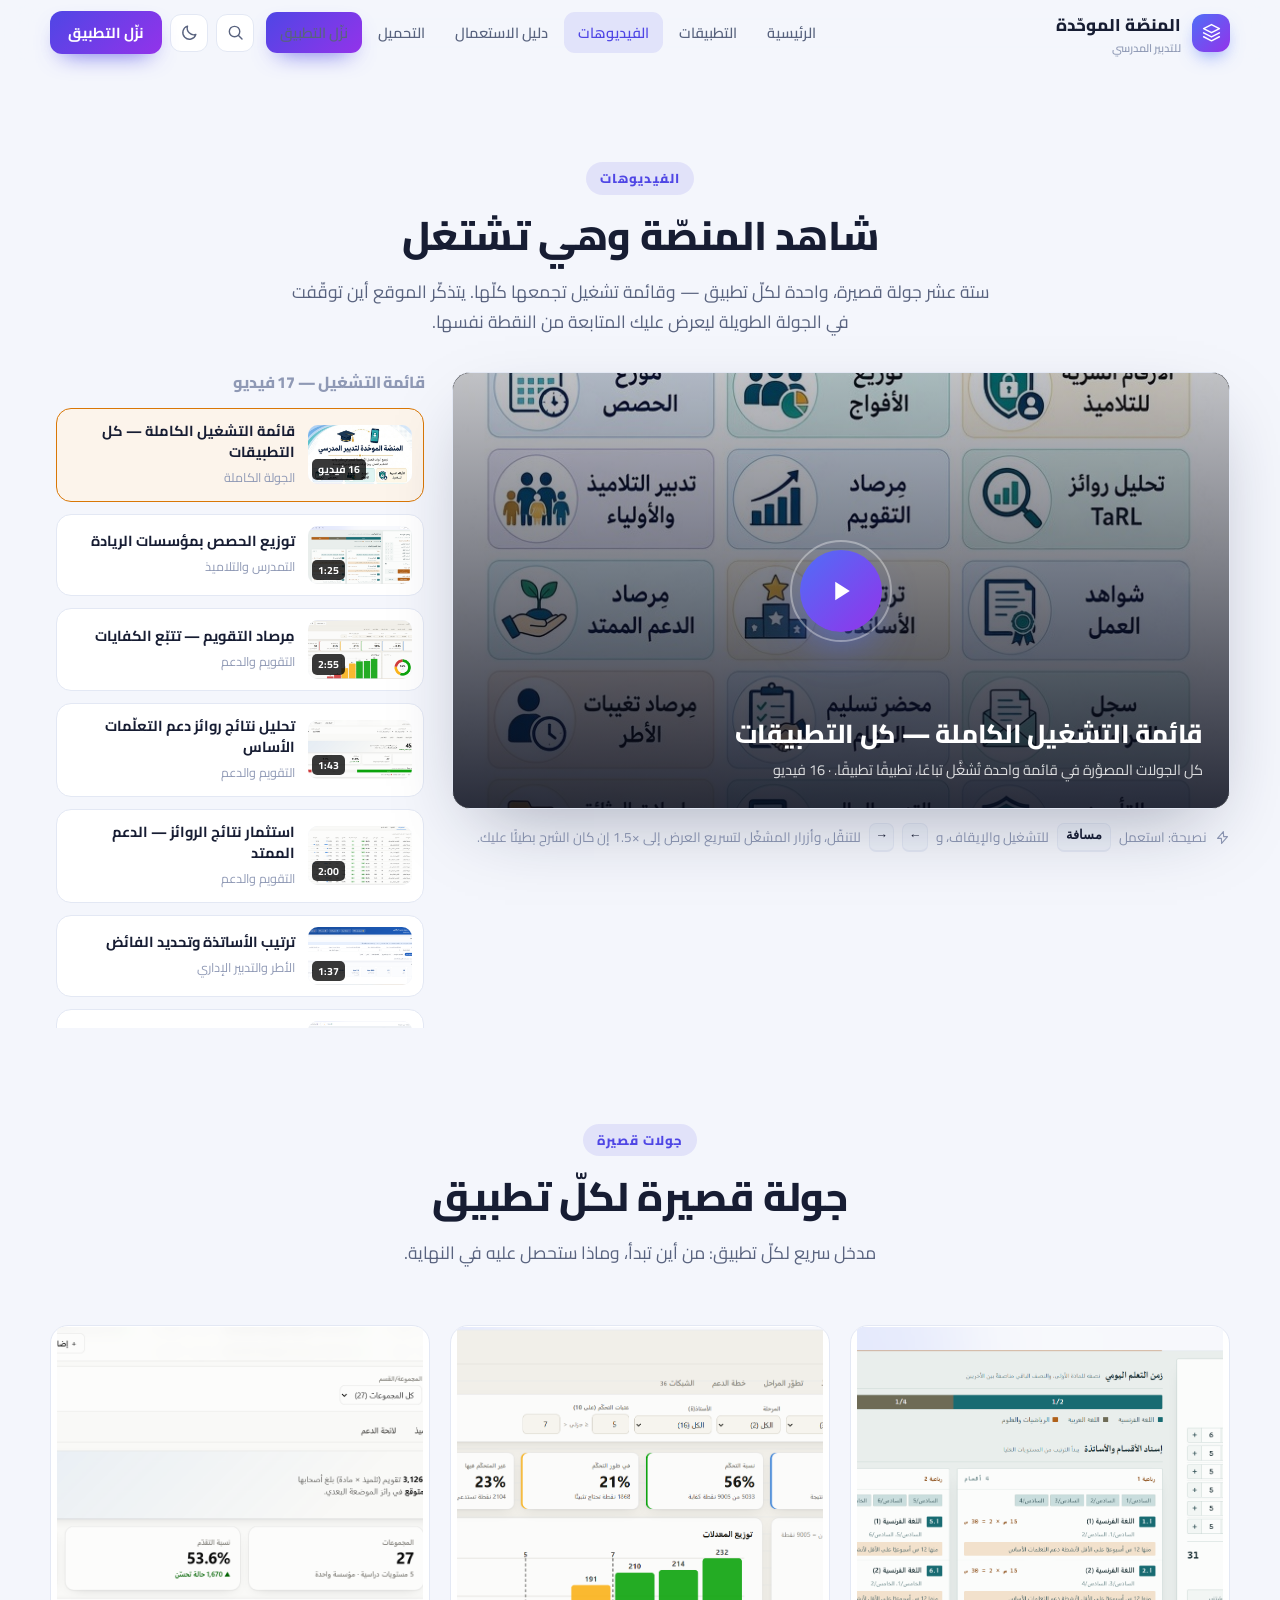
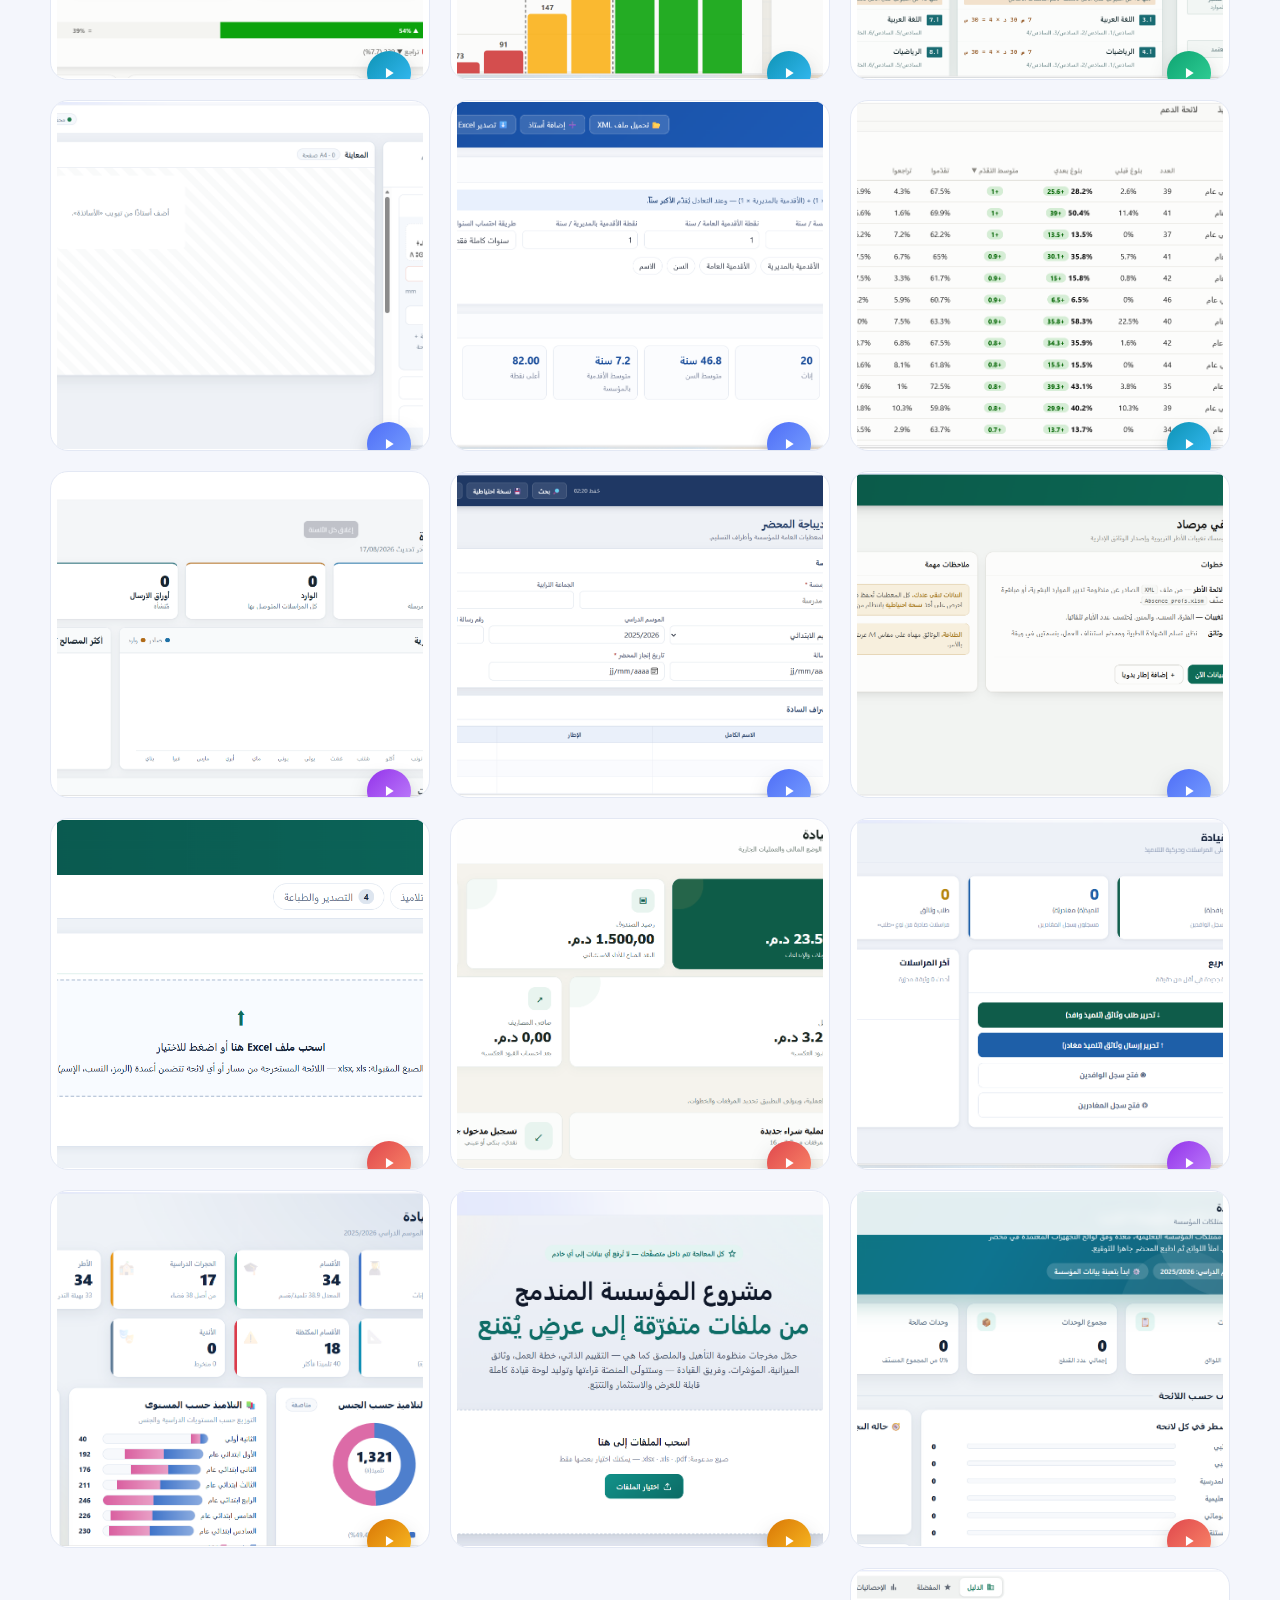
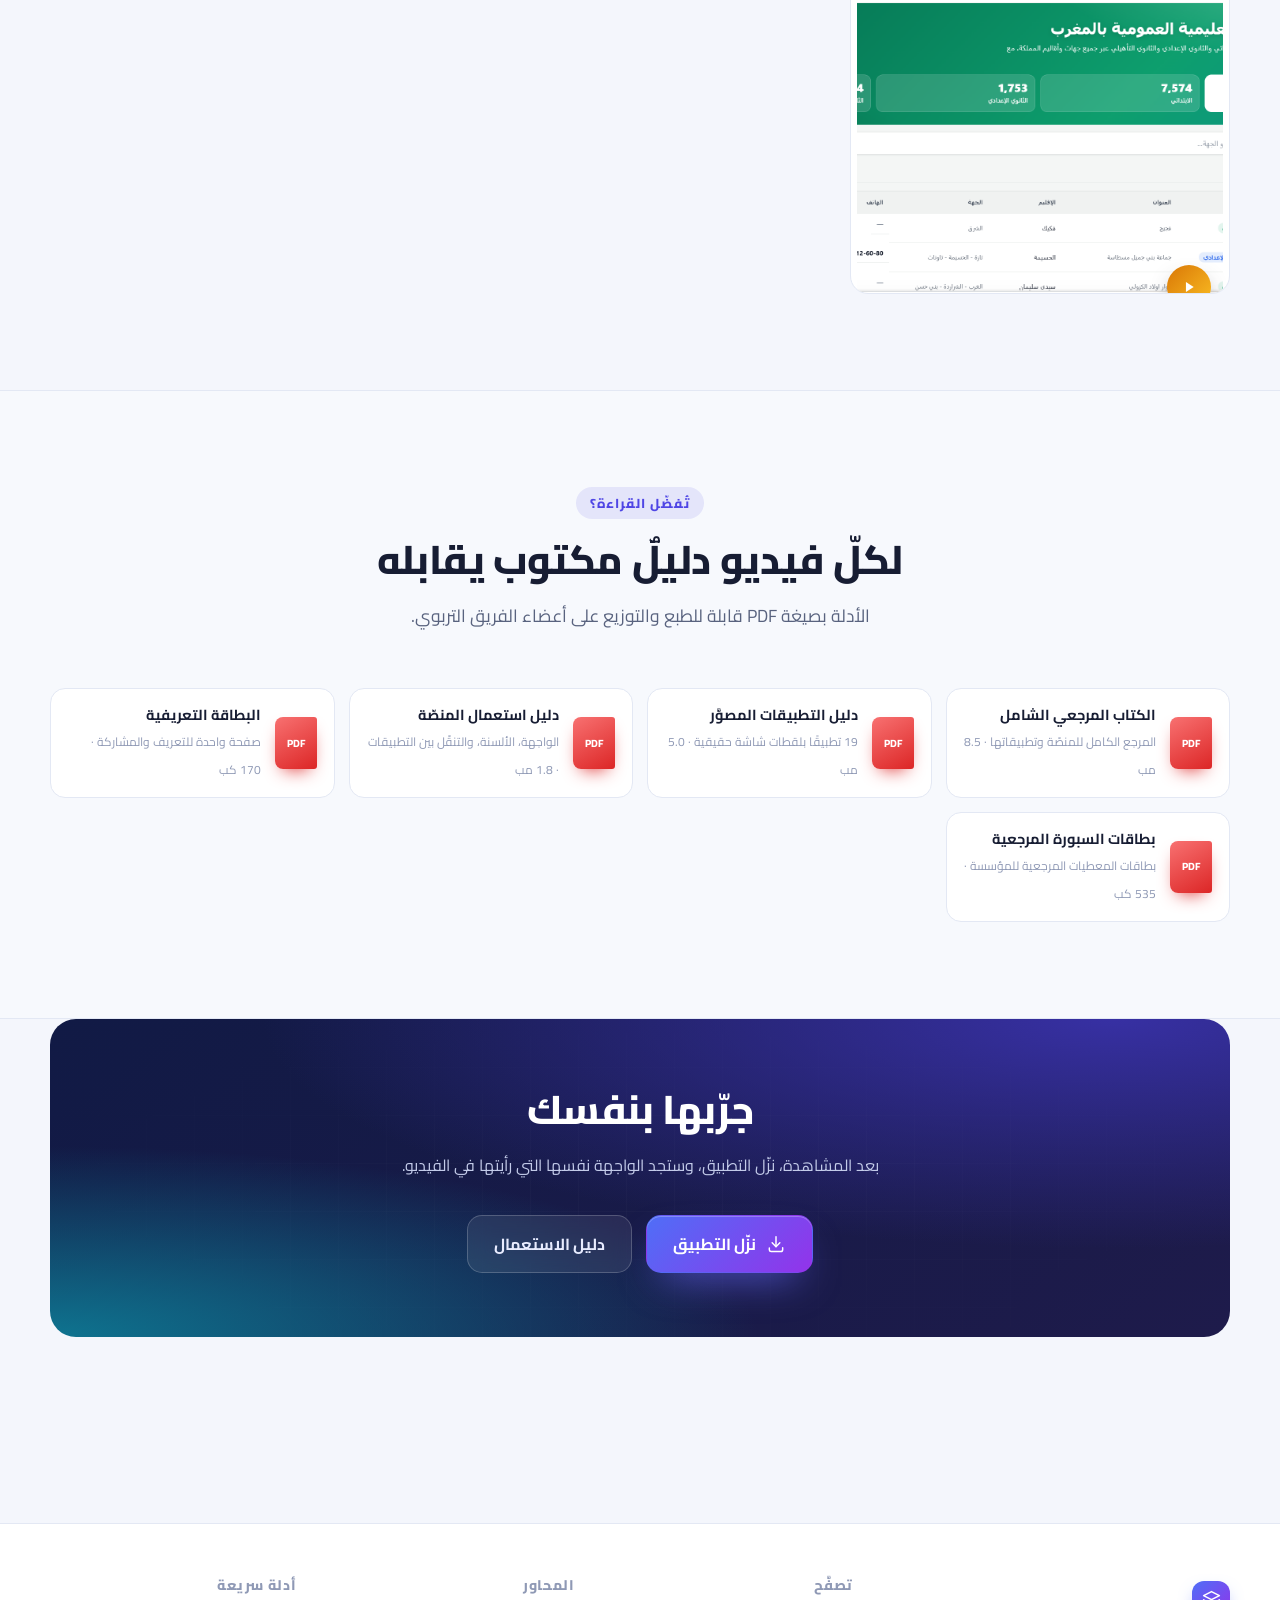
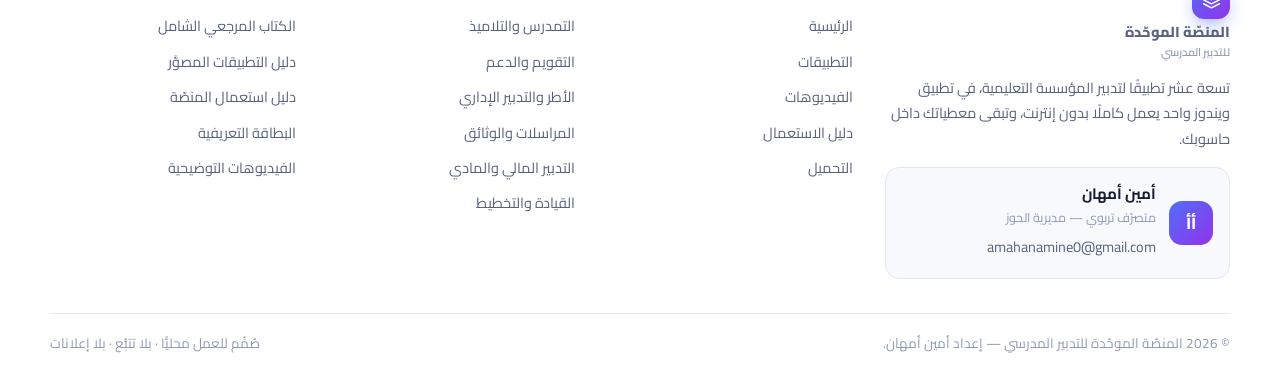
<file: videos.html>
<!DOCTYPE html>
<html lang="ar" dir="rtl" data-theme="light">
<head>
<meta charset="utf-8">
<meta name="viewport" content="width=device-width,initial-scale=1">
<title>الفيديوهات التوضيحية — المنصّة الموحّدة للتدبير المدرسي</title>
<meta name="description" content="جولة كاملة مصوَّرة في المنصّة الموحّدة، وجولة قصيرة مستقلّة لكلّ تطبيق: مرصاد التقويم، الدعم الممتد، شواهد العمل، ترتيب الأساتذة، سجل المراسلات، التدبير المالي وغيرها.">
<meta name="theme-color" content="#4f46e5">
<link rel="icon" href="data:image/svg+xml,%3Csvg xmlns='http://www.w3.org/2000/svg' viewBox='0 0 24 24'%3E%3Crect width='24' height='24' rx='6' fill='%234f6ef7'/%3E%3Cpath d='m12 5 7 3.6-7 3.6-7-3.6z' fill='%23fff'/%3E%3Cpath d='m5 12.4 7 3.6 7-3.6' stroke='%23fff' stroke-width='1.6' fill='none' stroke-linecap='round' stroke-linejoin='round'/%3E%3C/svg%3E">
<link rel="preconnect" href="https://fonts.googleapis.com">
<link rel="preconnect" href="https://fonts.gstatic.com" crossorigin>
<link href="https://fonts.googleapis.com/css2?family=Cairo:wght@400;500;600;700;800&display=swap" rel="stylesheet">
<link rel="stylesheet" href="assets/css/site.css">
</head>
<body data-page="videos">

<main id="main">
  <section style="padding-block-end:0">
    <div class="wrap">
      <div class="sec-head rv" style="margin-block-end:34px">
        <span class="sec-tag">الفيديوهات</span>
        <h1>شاهد المنصّة وهي تشتغل</h1>
        <p>ستة عشر جولة قصيرة، واحدة لكلّ تطبيق — وقائمة تشغيل تجمعها كلّها.
          يتذكّر الموقع أين توقّفت في الجولة الطويلة ليعرض عليك المتابعة من النقطة نفسها.</p>
      </div>

      <div class="feature-video">
        <div>
          <div class="player" id="vStage">
            <video id="vPlayer" controls preload="metadata" playsinline
              controlslist="nodownload" title="فيديو توضيحي"></video>
            <div class="embed-slot" id="vEmbed"><!-- يُملأ بإطار يوتيوب عند التشغيل --></div>
            <button class="player-poster" id="vPoster" aria-label="تشغيل الفيديو"></button>
            <span class="play-btn" data-icon="play" data-size="30" aria-hidden="true"></span>
            <div class="player-cap"><h3 id="vTitle">…</h3><p id="vDesc">…</p></div>
            <div class="resume-tip" id="vResume">
              <span>توقّفت عند <b id="vResumeTime">0:00</b></span>
              <button id="vResumeGo">تابع من هنا ↩</button>
            </div>
          </div>
          <p style="color:var(--txt3);font-size:13.5px;margin-block-start:14px;display:flex;gap:8px;align-items:center;flex-wrap:wrap">
            <span data-icon="bolt" data-size="15"></span>
            نصيحة: استعمل <kbd>مسافة</kbd> للتشغيل والإيقاف، و<kbd>←</kbd> <kbd>→</kbd> للتنقّل،
            وأزرار المشغّل لتسريع العرض إلى ×1.5 إن كان الشرح بطيئًا عليك.
          </p>
        </div>
        <div>
          <h3 style="font-size:16px;color:var(--txt3);margin-block-end:14px">قائمة التشغيل — <span id="vCount">…</span> فيديو</h3>
          <div class="vlist" id="vList"></div>
        </div>
      </div>
    </div>
  </section>

  <section>
    <div class="wrap">
      <div class="sec-head rv">
        <span class="sec-tag">جولات قصيرة</span>
        <h2>جولة قصيرة لكلّ تطبيق</h2>
        <p>مدخل سريع لكلّ تطبيق: من أين تبدأ، وماذا ستحصل عليه في النهاية.</p>
      </div>
      <div class="cards g3" id="vGrid"></div>
    </div>
  </section>

  <section style="background:var(--surf2);border-block:1px solid var(--line)">
    <div class="wrap">
      <div class="sec-head rv">
        <span class="sec-tag">تُفضّل القراءة؟</span>
        <h2>لكلّ فيديو دليلٌ مكتوب يقابله</h2>
        <p>الأدلة بصيغة PDF قابلة للطبع والتوزيع على أعضاء الفريق التربوي.</p>
      </div>
      <div class="lib rv" id="libGrid"></div>
    </div>
  </section>

  <section style="padding-block-start:0">
    <div class="wrap">
      <div class="cta-band rv">
        <h2>جرّبها بنفسك</h2>
        <p>بعد المشاهدة، نزّل التطبيق، وستجد الواجهة نفسها التي رأيتها في الفيديو.</p>
        <div class="hero-cta">
                    <a class="btn btn-main" href="download.html">
            <span data-icon="dl" data-size="20"></span> نزّل التطبيق</a>
          <a class="btn btn-ghost" href="guide.html">دليل الاستعمال</a>
        </div>
      </div>
    </div>
  </section>
</main>

<script src="assets/js/data.js"></script>
<script src="assets/js/site.js"></script>
<script>
document.addEventListener('DOMContentLoaded', () => {
  const lib = document.getElementById('libGrid');
  LIBRARY.forEach(g => {
    const a = document.createElement('a');
    a.className = 'lib-item'; a.href = P.guide(g.f); a.setAttribute('download', g.name);
    a.innerHTML = `<span class="fic">PDF</span><span><b>${g.t}</b><small>${g.d} · ${g.s}</small></span>`;
    lib.appendChild(a);
  });
});
</script>
</body>
</html>
</file>
<file: assets/css/site.css>
/* ═══════════════════════════════════════════════════════════════
   المنصّة الموحّدة للتدبير المدرسي — موقع التعريف والتحميل
   نظام التصميم المشترك
   ═══════════════════════════════════════════════════════════════ */

:root{
  /* الأسطح والنصوص */
  --bg:#f4f6fc; --bg2:#e9edf9; --surf:#ffffff; --surf2:#f7f9fd; --surf3:#eef2fa;
  --txt:#171d33; --txt2:#59637f; --txt3:#8f99b5; --line:#e3e8f4; --line2:#eef1f8;

  /* العلامة */
  --brand:#4f46e5; --brand2:#6366f1; --brand3:#818cf8;
  --ring:rgba(99,102,241,.30);

  /* ألوان المحاور */
  --a1:#0ea472; --a1b:#34d399;
  --a2:#0e93b5; --a2b:#38bdf8;
  --a3:#4f6ef7; --a3b:#7aa2ff;
  --a4:#9333ea; --a4b:#c084fc;
  --a5:#e0484d; --a5b:#fb8a6a;
  --a6:#d97706; --a6b:#fbbf24;

  --shadow-s:0 1px 2px rgba(20,28,60,.05), 0 4px 12px -6px rgba(20,28,60,.14);
  --shadow-m:0 1px 2px rgba(20,28,60,.06), 0 16px 38px -16px rgba(20,28,60,.24);
  --shadow-l:0 30px 76px -26px rgba(20,28,60,.36);
  --r:18px; --r-s:12px; --r-l:26px;
  --maxw:1180px;
  --nav-h:66px;
}

[data-theme="dark"]{
  --bg:#080d1c; --bg2:#0d1428; --surf:#111a30; --surf2:#16203a; --surf3:#1d2947;
  --txt:#e9edfa; --txt2:#a3aecd; --txt3:#6d789a; --line:#233052; --line2:#1a2440;
  --brand:#818cf8; --brand2:#a5b4fc; --brand3:#c7d2fe;
  --ring:rgba(129,140,248,.36);
  --shadow-s:0 1px 2px rgba(0,0,0,.5), 0 4px 14px -6px rgba(0,0,0,.6);
  --shadow-m:0 1px 2px rgba(0,0,0,.5), 0 18px 44px -18px rgba(0,0,0,.8);
  --shadow-l:0 30px 80px -24px rgba(0,0,0,.9);
}

*,*::before,*::after{box-sizing:border-box}
/* أثناء تبديل السمة تُعطَّل كل الانتقالات: تحريك لون مشتقّ من متغيّر CSS
   قد يعلق على قيمته القديمة، فيبقى نصّ فاتح على خلفية فاتحة. */
html.theme-switch,html.theme-switch *,html.theme-switch *::before,html.theme-switch *::after{
  transition:none!important;animation-duration:0s!important}
html{scroll-behavior:smooth;scroll-padding-block-start:calc(var(--nav-h) + 18px)}
@media (prefers-reduced-motion:reduce){html{scroll-behavior:auto}}
body{
  margin:0; background:var(--bg); color:var(--txt);
  font-family:"Cairo","Segoe UI",Tahoma,system-ui,sans-serif;
  font-size:16px; line-height:1.75; -webkit-font-smoothing:antialiased;
  overflow-x:hidden;   /* تبديل السمة فوري: تحريك الألوان المشتقّة من متغيّرات
                          CSS يعلق أحيانًا في الألسنة الخلفية فيبقى اللون القديم */
}
img,svg,video{display:block;max-width:100%}
a{color:inherit;text-decoration:none}
button{font:inherit;color:inherit;background:none;border:0;cursor:pointer}
input,select{font:inherit;color:inherit}
h1,h2,h3,h4{line-height:1.35;margin:0;font-weight:800;letter-spacing:-.01em}
p{margin:0}
::selection{background:var(--ring)}
::-webkit-scrollbar{width:10px;height:10px}
::-webkit-scrollbar-thumb{background:var(--line);border-radius:10px;border:2px solid var(--bg)}
::-webkit-scrollbar-thumb:hover{background:var(--txt3)}
::-webkit-scrollbar-track{background:transparent}

.wrap{width:min(100% - 40px, var(--maxw));margin-inline:auto}
@media (max-width:640px){.wrap{width:calc(100% - 28px)}}

/* ── تخطي إلى المحتوى ── */
.skip{position:fixed;inset-block-start:-100px;inset-inline-start:16px;z-index:200;background:var(--brand);
  color:#fff;padding:10px 18px;border-radius:0 0 12px 12px;transition:.2s}
.skip:focus{inset-block-start:0}

/* ═══════════ الشريط العلوي ═══════════ */
.nav{position:sticky;inset-block-start:0;z-index:80;height:var(--nav-h);
  background:color-mix(in srgb,var(--bg) 78%,transparent);backdrop-filter:blur(20px) saturate(1.4);
  border-block-end:1px solid transparent;transition:border-color .3s}
.nav.scrolled{border-block-end-color:var(--line);background:color-mix(in srgb,var(--bg) 92%,transparent)}
.nav-in{height:100%;display:flex;align-items:center;gap:12px}
.brand{display:flex;align-items:center;gap:11px;font-weight:800;font-size:17px;white-space:nowrap}
.brand .mark{width:38px;height:38px;border-radius:12px;display:grid;place-items:center;color:#fff;flex:none;
  background:linear-gradient(135deg,var(--a3),var(--a4));box-shadow:0 8px 20px -8px var(--a3)}
.brand small{display:block;font-size:11px;font-weight:600;color:var(--txt3);line-height:1;margin-block-start:3px}
.nav-links{display:flex;align-items:center;gap:2px;margin-inline-start:auto}
.nav-links a{padding:8px 14px;border-radius:11px;font-size:14.5px;font-weight:600;color:var(--txt2);transition:.18s}
.nav-links a:hover{background:var(--surf3);color:var(--txt)}
.nav-links a.on{color:var(--brand);background:color-mix(in srgb,var(--brand) 11%,transparent)}
.nav-tools{display:flex;align-items:center;gap:8px}
.icon-btn{width:38px;height:38px;border-radius:11px;display:grid;place-items:center;color:var(--txt2);
  border:1px solid var(--line);background:var(--surf);transition:.18s;flex:none}
.icon-btn:hover{color:var(--txt);border-color:var(--txt3);transform:translateY(-1px)}
.nav-cta{padding:9px 18px;border-radius:12px;font-weight:700;font-size:14.5px;color:#fff;white-space:nowrap;
  background:linear-gradient(135deg,var(--brand),var(--a4));box-shadow:0 10px 24px -12px var(--brand);transition:.2s}
.nav-cta:hover{transform:translateY(-2px);box-shadow:0 16px 30px -12px var(--brand)}
.burger{display:none}
@media (max-width:980px){
  .nav-links{position:fixed;inset-block-start:var(--nav-h);inset-inline:0;flex-direction:column;align-items:stretch;
    gap:4px;padding:14px 20px 22px;background:var(--surf);border-block-end:1px solid var(--line);
    box-shadow:var(--shadow-m);transform:translateY(-130%);transition:transform .35s cubic-bezier(.4,0,.2,1);margin:0}
  .nav-links.open{transform:none}
  .nav-links a{padding:12px 14px;font-size:16px}
  .burger{display:grid}
  .nav-cta{display:none}
  .nav-links .nav-cta{display:block;text-align:center;margin-block-start:8px}
}

/* ═══════════ البطل ═══════════ */
.hero{position:relative;isolation:isolate;overflow:hidden;color:#eef1ff;
  background:radial-gradient(120% 100% at 90% -10%,#2c2a7a,transparent 55%),
             radial-gradient(100% 90% at 0% 110%,#0d4f6b,transparent 55%),
             linear-gradient(160deg,#0a1030,#121a45 55%,#0b1330)}
.hero::after{content:"";position:absolute;inset-block-end:-1px;inset-inline:0;height:120px;z-index:3;pointer-events:none;
  background:linear-gradient(transparent,var(--bg))}
#constellation{position:absolute;inset:0;z-index:0;width:100%;height:100%;opacity:.9}
.hero-grid{position:absolute;inset:0;z-index:1;pointer-events:none;opacity:.5;
  background-image:linear-gradient(rgba(255,255,255,.045) 1px,transparent 1px),
                   linear-gradient(90deg,rgba(255,255,255,.045) 1px,transparent 1px);
  background-size:64px 64px;
  mask-image:radial-gradient(80% 70% at 50% 35%,#000,transparent 75%)}
.hero-in{position:relative;z-index:2;padding-block:clamp(72px,11vw,132px) clamp(96px,13vw,150px);text-align:center}
.eyebrow{display:inline-flex;align-items:center;gap:9px;padding:7px 8px 7px 16px;border-radius:999px;
  background:rgba(255,255,255,.07);border:1px solid rgba(255,255,255,.16);backdrop-filter:blur(10px);
  font-size:13.5px;font-weight:600;color:#dfe4ff}
.eyebrow b{background:linear-gradient(135deg,#34d399,#38bdf8);color:#04121f;padding:3px 11px;border-radius:999px;
  font-size:12px;font-weight:800}
h1.hero-title{font-size:clamp(34px,6.2vw,64px);font-weight:800;margin-block:22px 0;letter-spacing:-.02em;
  text-wrap:balance;text-shadow:0 6px 40px rgba(0,0,0,.4)}
.hero-title .grad{background:linear-gradient(100deg,#a5b4fc,#67e8f9 45%,#6ee7b7);
  -webkit-background-clip:text;background-clip:text;color:transparent}
.hero-sub{max-width:660px;margin:20px auto 0;font-size:clamp(15.5px,2.1vw,19px);color:#c4cbe8;text-wrap:pretty}
.hero-cta{display:flex;flex-wrap:wrap;gap:14px;justify-content:center;margin-block-start:36px}
.btn{display:inline-flex;align-items:center;gap:10px;padding:14px 26px;border-radius:15px;font-weight:700;
  font-size:16px;transition:.22s cubic-bezier(.4,0,.2,1);border:1px solid transparent;white-space:nowrap}
.btn-main{color:#fff;background:linear-gradient(135deg,var(--a3),var(--a4));
  box-shadow:0 18px 40px -16px rgba(99,102,241,.9), inset 0 1px 0 rgba(255,255,255,.25)}
.btn-main:hover{transform:translateY(-3px);box-shadow:0 26px 52px -18px rgba(99,102,241,1)}
.btn-ghost{color:#e8ecff;background:rgba(255,255,255,.08);border-color:rgba(255,255,255,.2);backdrop-filter:blur(10px)}
.btn-ghost:hover{background:rgba(255,255,255,.15);transform:translateY(-3px)}
.btn-soft{color:var(--txt);background:var(--surf);border-color:var(--line);box-shadow:var(--shadow-s)}
.btn-soft:hover{transform:translateY(-2px);box-shadow:var(--shadow-m);border-color:var(--txt3)}
.btn-sm{padding:10px 18px;font-size:14.5px;border-radius:12px}
.hero-note{margin-block-start:20px;font-size:13.5px;color:#98a3c9;display:flex;gap:8px;justify-content:center;
  align-items:center;flex-wrap:wrap}
.hero-note span{display:inline-flex;align-items:center;gap:6px}
.dot-sep{width:4px;height:4px;border-radius:50%;background:currentColor;opacity:.5}

/* شريط الأرقام */
.stats{position:relative;z-index:4;margin-block-start:-60px}
.stats-in{display:grid;grid-template-columns:repeat(4,1fr);gap:1px;background:var(--line);
  border:1px solid var(--line);border-radius:var(--r-l);overflow:hidden;box-shadow:var(--shadow-l)}
.stat{background:var(--surf);padding:26px 18px;text-align:center;transition:.25s}
.stat:hover{background:var(--surf2)}
.stat b{display:block;font-size:clamp(28px,4.4vw,42px);font-weight:800;line-height:1.1;letter-spacing:-.02em;
  background:linear-gradient(135deg,var(--brand),var(--a4));-webkit-background-clip:text;background-clip:text;color:transparent}
.stat span{font-size:13.5px;color:var(--txt2);font-weight:600}
@media (max-width:720px){.stats-in{grid-template-columns:repeat(2,1fr)}.stats{margin-block-start:-40px}}

/* ═══════════ الأقسام ═══════════ */
section{padding-block:clamp(56px,8vw,96px)}
.sec-head{text-align:center;max-width:720px;margin:0 auto clamp(36px,5vw,56px)}
.sec-tag{display:inline-block;font-size:13px;font-weight:800;letter-spacing:.08em;color:var(--brand);
  background:color-mix(in srgb,var(--brand) 11%,transparent);padding:5px 14px;border-radius:999px;margin-block-end:14px}
.sec-head h1,.sec-head h2{font-size:clamp(26px,4.2vw,40px);text-wrap:balance}
.sec-head p{margin-block-start:14px;color:var(--txt2);font-size:clamp(15px,2vw,17.5px);text-wrap:pretty}

/* ═══════════ البطاقات ═══════════ */
.cards{display:grid;gap:20px}
.g2{grid-template-columns:repeat(2,1fr)}
.g3{grid-template-columns:repeat(3,1fr)}
.g4{grid-template-columns:repeat(4,1fr)}
@media (max-width:960px){.g3,.g4{grid-template-columns:repeat(2,1fr)}}
@media (max-width:620px){.g2,.g3,.g4{grid-template-columns:1fr}}

.card{position:relative;background:var(--surf);border:1px solid var(--line);border-radius:var(--r);
  padding:26px;transition:.28s cubic-bezier(.4,0,.2,1);overflow:hidden}
.card::before{content:"";position:absolute;inset-block-start:0;inset-inline:0;height:3px;
  background:linear-gradient(90deg,var(--c,var(--brand)),var(--c2,var(--a4)));transform:scaleX(0);
  transform-origin:inline-end;transition:transform .35s cubic-bezier(.4,0,.2,1)}
.card:hover{transform:translateY(-5px);box-shadow:var(--shadow-m);border-color:color-mix(in srgb,var(--c,var(--brand)) 40%,var(--line))}
.card:hover::before{transform:scaleX(1)}
.card .ic{width:50px;height:50px;border-radius:15px;display:grid;place-items:center;color:#fff;margin-block-end:16px;
  background:linear-gradient(135deg,var(--c,var(--brand)),var(--c2,var(--a4)));
  box-shadow:0 12px 26px -12px var(--c,var(--brand))}
.card h3{font-size:18.5px;margin-block-end:9px}
.card p{color:var(--txt2);font-size:14.8px}
.card .meta{margin-block-start:16px;padding-block-start:14px;border-block-start:1px dashed var(--line);
  display:flex;gap:8px;flex-wrap:wrap;align-items:center}

.pill{display:inline-flex;align-items:center;gap:6px;font-size:12.5px;font-weight:700;padding:5px 11px;
  border-radius:999px;background:var(--surf3);color:var(--txt2)}
.pill.c{background:color-mix(in srgb,var(--c,var(--brand)) 13%,transparent);color:var(--c,var(--brand))}
.pill.pdf{background:color-mix(in srgb,var(--a5) 12%,transparent);color:var(--a5)}
.pill.vid{background:color-mix(in srgb,var(--a2) 13%,transparent);color:var(--a2)}

/* ═══════════ مستكشف التطبيقات ═══════════ */
.explorer-bar{display:flex;flex-wrap:wrap;gap:10px;align-items:center;justify-content:center;
  margin-block-end:30px;position:sticky;inset-block-start:calc(var(--nav-h) + 8px);z-index:40;
  background:color-mix(in srgb,var(--bg) 86%,transparent);backdrop-filter:blur(14px);
  padding:12px;border-radius:var(--r);border:1px solid var(--line)}
.chip{padding:8px 16px;border-radius:999px;font-size:14px;font-weight:700;color:var(--txt2);
  border:1px solid var(--line);background:var(--surf);transition:.2s;white-space:nowrap}
.chip:hover{transform:translateY(-2px);color:var(--txt);border-color:var(--txt3)}
.chip.on{color:#fff;border-color:transparent;background:linear-gradient(135deg,var(--c,var(--brand)),var(--c2,var(--a4)));
  box-shadow:0 10px 22px -12px var(--c,var(--brand))}
.chip i{display:inline-block;width:8px;height:8px;border-radius:50%;background:var(--c,var(--brand));
  margin-inline-end:7px;vertical-align:middle}
.chip.on i{background:#fff}
.search{position:relative;flex:1;min-width:210px;max-width:320px}
.search input{width:100%;padding:10px 40px 10px 14px;border-radius:999px;border:1px solid var(--line);
  background:var(--surf);color:var(--txt);outline:none;transition:.2s;font-size:14.5px}
.search input:focus{border-color:var(--brand);box-shadow:0 0 0 4px var(--ring)}
.search svg{position:absolute;inset-inline-end:14px;inset-block-start:50%;transform:translateY(-50%);color:var(--txt3)}

.app-card{position:relative;background:var(--surf);border:1px solid var(--line);border-radius:var(--r);
  overflow:hidden;transition:.3s cubic-bezier(.4,0,.2,1);text-align:start;display:flex;flex-direction:column;width:100%}
.app-card:hover{transform:translateY(-6px);box-shadow:var(--shadow-m);
  border-color:color-mix(in srgb,var(--c) 45%,var(--line))}
.app-shot{position:relative;aspect-ratio:16/9;overflow:hidden;background:var(--surf3);border-block-end:1px solid var(--line)}
.app-shot img{width:100%;height:100%;object-fit:cover;object-position:top center;
  transition:transform .55s cubic-bezier(.4,0,.2,1)}
.app-card:hover .app-shot img{transform:scale(1.06)}
.app-shot::after{content:"";position:absolute;inset:0;
  background:linear-gradient(to top,color-mix(in srgb,var(--c) 26%,transparent),transparent 55%);
  opacity:0;transition:opacity .3s}
.app-card:hover .app-shot::after{opacity:1}
.app-num{position:absolute;inset-block-start:10px;inset-inline-start:10px;z-index:2;width:30px;height:30px;border-radius:10px;
  display:grid;place-items:center;font-size:13px;font-weight:800;color:#fff;background:var(--c);
  box-shadow:0 6px 16px -6px rgba(0,0,0,.5)}
.app-body{padding:18px 20px 20px;flex:1;display:flex;flex-direction:column}
.app-body h3{font-size:17px;display:flex;align-items:center;gap:9px}
.app-body h3 .sq{width:26px;height:26px;border-radius:8px;flex:none;display:grid;place-items:center;color:#fff;
  background:linear-gradient(135deg,var(--c),var(--c2))}
.app-body p{margin-block-start:9px;color:var(--txt2);font-size:14.2px;flex:1}
.app-tags{display:flex;gap:7px;flex-wrap:wrap;margin-block-start:15px}
.empty{text-align:center;padding:60px 20px;color:var(--txt3);grid-column:1/-1}

/* ═══════════ الدُرج (تفاصيل التطبيق) ═══════════ */
.drawer-bg{position:fixed;inset:0;z-index:110;background:rgba(8,12,28,.62);backdrop-filter:blur(6px);
  opacity:0;pointer-events:none;transition:opacity .3s}
.drawer-bg.on{opacity:1;pointer-events:auto}
.drawer{position:fixed;inset-block:0;inset-inline-start:0;z-index:111;width:min(560px,100%);background:var(--bg);
  border-inline-end:1px solid var(--line);box-shadow:var(--shadow-l);overflow-y:auto;
  transform:translateX(-102%);transition:transform .4s cubic-bezier(.4,0,.2,1)}
[dir="rtl"] .drawer{transform:translateX(102%)}
.drawer.on{transform:none!important}
.drawer-head{position:relative;padding:26px 26px 22px;color:#fff;
  background:linear-gradient(135deg,var(--c,var(--brand)),var(--c2,var(--a4)))}
.drawer-head h2{font-size:23px;margin-block-start:12px}
.drawer-head p{opacity:.9;margin-block-start:8px;font-size:15px}
.drawer-close{position:absolute;inset-block-start:18px;inset-inline-start:18px;width:36px;height:36px;border-radius:11px;
  display:grid;place-items:center;background:rgba(255,255,255,.18);color:#fff;transition:.2s}
.drawer-close:hover{background:rgba(255,255,255,.32);transform:rotate(90deg)}
.drawer-body{padding:24px 26px 40px}
.drawer-body img.shot{width:100%;border-radius:var(--r-s);border:1px solid var(--line);box-shadow:var(--shadow-s)}
.drawer-body h4{font-size:15px;color:var(--txt3);letter-spacing:.04em;margin-block:24px 12px;font-weight:800}
.d-actions{display:grid;gap:10px}
.d-act{display:flex;align-items:center;gap:13px;padding:14px 16px;border-radius:14px;border:1px solid var(--line);
  background:var(--surf);transition:.22s}
.d-act:hover{transform:translateX(-4px);border-color:var(--c,var(--brand));box-shadow:var(--shadow-s)}
.d-act .ic{width:40px;height:40px;border-radius:12px;display:grid;place-items:center;color:#fff;flex:none}
.d-act b{display:block;font-size:15px}
.d-act small{color:var(--txt3);font-size:12.5px}
.d-act .arw{margin-inline-start:auto;color:var(--txt3)}

/* ═══════════ الفيديوهات ═══════════ */
.feature-video{display:grid;grid-template-columns:1.35fr .65fr;gap:28px;align-items:start}
@media (max-width:900px){.feature-video{grid-template-columns:1fr}}
.player{position:relative;border-radius:var(--r);overflow:hidden;background:#000;border:1px solid var(--line);
  box-shadow:var(--shadow-l);aspect-ratio:16/9}
.player video{width:100%;height:100%;object-fit:contain;background:#000}
.embed-slot{position:absolute;inset:0;z-index:1;display:none;background:#000}
.embed-slot.on{display:block}
.embed-slot iframe{width:100%;height:100%;border:0;display:block}
.player.err .player-poster::after{background:linear-gradient(0deg,rgba(90,12,20,.9),rgba(6,10,26,.5))}
.player-poster{position:absolute;inset:0;z-index:2;cursor:pointer;border:0;padding:0;width:100%;
  background-size:cover;background-position:center;transition:opacity .4s}
.player-poster::after{content:"";position:absolute;inset:0;background:linear-gradient(0deg,rgba(6,10,26,.86),rgba(6,10,26,.25))}
.player-poster.hide{opacity:0;pointer-events:none}
.play-btn{position:absolute;inset-block-start:50%;inset-inline-start:50%;transform:translate(50%,-50%);z-index:3;
  width:82px;height:82px;border-radius:50%;display:grid;place-items:center;color:#fff;
  background:linear-gradient(135deg,var(--a3),var(--a4));box-shadow:0 20px 46px -14px rgba(79,110,247,.9);transition:.28s}
[dir="rtl"] .play-btn{transform:translate(50%,-50%)}
.play-btn{pointer-events:none}
.player:hover .player-poster:not(.hide)~.play-btn{transform:translate(50%,-50%) scale(1.1)}
.player-poster.hide~.play-btn,.player-poster.hide~.player-cap{opacity:0;pointer-events:none;transition:opacity .35s}
.play-btn::before{content:"";position:absolute;inset:-10px;border-radius:50%;border:2px solid rgba(255,255,255,.35);
  animation:ping 2.4s cubic-bezier(0,0,.2,1) infinite}
@keyframes ping{0%{transform:scale(.9);opacity:.9}70%,100%{transform:scale(1.35);opacity:0}}
@media (prefers-reduced-motion:reduce){.play-btn::before{animation:none}}
.player-cap{position:absolute;inset-block-end:0;inset-inline:0;z-index:3;padding:26px;color:#fff;pointer-events:none}
.player-cap h3{font-size:clamp(19px,2.6vw,26px)}
.player-cap p{opacity:.82;font-size:14.5px;margin-block-start:6px}
.resume-tip{position:absolute;inset-block-end:16px;inset-inline-end:16px;z-index:4;display:none;align-items:center;gap:10px;
  padding:9px 14px;border-radius:12px;background:rgba(10,14,32,.86);backdrop-filter:blur(10px);
  color:#fff;font-size:13.5px;border:1px solid rgba(255,255,255,.16)}
.resume-tip.on{display:flex}
.resume-tip button{color:#8ee7ff;font-weight:800}

.vlist{display:grid;gap:12px;max-height:min(70vh,620px);overflow-y:auto;padding-inline-end:6px}
.vitem{display:flex;gap:13px;padding:11px;border-radius:15px;border:1px solid var(--line);background:var(--surf);
  transition:.22s;text-align:start;width:100%;align-items:center}
.vitem:hover{transform:translateX(-4px);box-shadow:var(--shadow-s);border-color:var(--c,var(--brand))}
.vitem.on{border-color:var(--c,var(--brand));background:color-mix(in srgb,var(--c,var(--brand)) 8%,var(--surf))}
.vitem .thumb{width:104px;aspect-ratio:16/9;border-radius:10px;overflow:hidden;flex:none;background:var(--surf3);position:relative}
.vitem .thumb img{width:100%;height:100%;object-fit:cover;object-position:top center}
.vitem .thumb span{position:absolute;inset-block-end:4px;inset-inline-end:4px;background:rgba(0,0,0,.78);color:#fff;
  font-size:10.5px;font-weight:700;padding:1px 6px;border-radius:5px}
.vitem b{font-size:14.5px;display:block;line-height:1.45}
.vitem small{color:var(--txt3);font-size:12.5px}

.vgrid-card{background:var(--surf);border:1px solid var(--line);border-radius:var(--r);overflow:hidden;
  transition:.3s cubic-bezier(.4,0,.2,1);text-align:start;width:100%}
.vgrid-card:hover{transform:translateY(-6px);box-shadow:var(--shadow-m);border-color:var(--c)}
.vgrid-card .thumb{position:relative;aspect-ratio:16/9;overflow:hidden;background:#0b1020}
.vgrid-card .thumb img{width:100%;height:100%;object-fit:cover;object-position:top center;transition:transform .5s}
.vgrid-card:hover .thumb img{transform:scale(1.07)}
.vgrid-card .thumb::after{content:"";position:absolute;inset:0;background:linear-gradient(0deg,rgba(6,10,26,.72),transparent 60%)}
.vgrid-card .pl{position:absolute;z-index:2;inset-block-end:12px;inset-inline-start:12px;width:44px;height:44px;border-radius:50%;
  display:grid;place-items:center;color:#fff;background:linear-gradient(135deg,var(--c),var(--c2));
  box-shadow:0 10px 24px -10px rgba(0,0,0,.8);transition:.25s}
.vgrid-card:hover .pl{transform:scale(1.12)}
.vgrid-card .dur{position:absolute;z-index:2;inset-block-end:16px;inset-inline-end:12px;color:#fff;font-size:12.5px;
  font-weight:700;background:rgba(0,0,0,.6);padding:2px 8px;border-radius:6px}
.vgrid-card .b{padding:16px 18px 18px}
.vgrid-card h3{font-size:16.5px}
.vgrid-card p{color:var(--txt2);font-size:14px;margin-block-start:7px}

/* ═══════════ الخطوات ═══════════ */
.steps{position:relative;display:grid;gap:26px}
.steps::before{content:"";position:absolute;inset-block:22px 22px;inset-inline-start:27px;width:2px;
  background:linear-gradient(var(--a1),var(--a2),var(--a3),var(--a4),var(--a5));opacity:.35}
[dir="rtl"] .steps::before{inset-inline-start:auto;inset-inline-end:27px}
.step{position:relative;display:grid;grid-template-columns:56px 1fr;gap:20px;align-items:start}
.step .n{width:56px;height:56px;border-radius:18px;display:grid;place-items:center;color:#fff;font-weight:800;
  font-size:20px;background:linear-gradient(135deg,var(--c),var(--c2));box-shadow:0 14px 30px -14px var(--c);
  position:relative;z-index:1;border:4px solid var(--bg)}
.step-body{background:var(--surf);border:1px solid var(--line);border-radius:var(--r);padding:22px 24px;
  transition:.25s}
.step-body:hover{box-shadow:var(--shadow-m);transform:translateY(-3px)}
.step-body h3{font-size:18.5px}
.step-body p{color:var(--txt2);margin-block-start:9px;font-size:15px}
@media (max-width:560px){.step{grid-template-columns:44px 1fr;gap:14px}.step .n{width:44px;height:44px;font-size:17px;border-radius:14px}
  .steps::before{inset-inline-end:21px}}

kbd{display:inline-block;padding:2px 8px;border-radius:7px;border:1px solid var(--line);
  border-block-end-width:2px;background:var(--surf3);font-family:ui-monospace,Consolas,monospace;
  font-size:12.5px;font-weight:700;color:var(--txt)}
code.path{direction:ltr;display:inline-block;padding:2px 9px;border-radius:7px;background:var(--surf3);
  font-family:ui-monospace,Consolas,monospace;font-size:13px;color:var(--brand)}

/* ═══════════ الأسئلة الشائعة ═══════════ */
.faq{display:grid;gap:12px;max-width:840px;margin-inline:auto}
.qa{background:var(--surf);border:1px solid var(--line);border-radius:var(--r-s);overflow:hidden;transition:.25s}
.qa:hover{border-color:var(--txt3)}
.qa.open{border-color:var(--brand);box-shadow:var(--shadow-s)}
.qa summary{list-style:none;cursor:pointer;padding:18px 22px;font-weight:700;font-size:16px;
  display:flex;align-items:center;gap:14px}
.qa summary::-webkit-details-marker{display:none}
.qa summary .tg{margin-inline-start:auto;width:26px;height:26px;border-radius:8px;display:grid;place-items:center;
  background:var(--surf3);color:var(--txt2);transition:.3s;flex:none}
.qa[open] summary .tg{transform:rotate(45deg);background:var(--brand);color:#fff}
.qa .ans{padding:0 22px 20px;color:var(--txt2);font-size:15px;animation:slideDown .3s ease}
@keyframes slideDown{from{opacity:0;transform:translateY(-6px)}to{opacity:1;transform:none}}

/* ═══════════ مكتبة الأدلة ═══════════ */
.lib{display:grid;grid-template-columns:repeat(auto-fill,minmax(250px,1fr));gap:14px}
.lib-item{display:flex;gap:14px;align-items:center;padding:15px 17px;border-radius:15px;border:1px solid var(--line);
  background:var(--surf);transition:.24s}
.lib-item:hover{transform:translateY(-4px);box-shadow:var(--shadow-m);border-color:var(--a5)}
.lib-item .fic{width:42px;height:52px;border-radius:8px 3px 3px 8px;flex:none;position:relative;
  background:linear-gradient(150deg,#f87171,#dc2626);display:grid;place-items:center;color:#fff;
  font-size:10.5px;font-weight:800;box-shadow:0 8px 18px -8px #dc2626}
.lib-item b{font-size:14.5px;display:block;line-height:1.5}
.lib-item small{color:var(--txt3);font-size:12px}

/* ═══════════ التحميل ═══════════ */
.dl-hero{display:grid;grid-template-columns:1fr .85fr;gap:40px;align-items:center}
@media (max-width:900px){.dl-hero{grid-template-columns:1fr}}
.dl-box{background:var(--surf);border:1px solid var(--line);border-radius:var(--r-l);padding:32px;
  box-shadow:var(--shadow-l);position:relative;overflow:hidden}
.dl-box::before{content:"";position:absolute;inset-block-start:0;inset-inline:0;height:5px;
  background:linear-gradient(90deg,var(--a1),var(--a2),var(--a3),var(--a4),var(--a5),var(--a6))}
.dl-meta{display:grid;grid-template-columns:repeat(2,1fr);gap:1px;background:var(--line);border:1px solid var(--line);
  border-radius:var(--r-s);overflow:hidden;margin-block:22px}
.dl-meta div{background:var(--surf2);padding:13px 16px}
.dl-meta small{display:block;color:var(--txt3);font-size:12px}
.dl-meta b{font-size:15px}
.checklist{display:grid;gap:11px;margin-block-start:8px}
.checklist li{display:flex;gap:11px;align-items:flex-start;font-size:15px;color:var(--txt2)}
.checklist svg{flex:none;margin-block-start:4px;color:var(--a1)}
ul.checklist{list-style:none;padding:0;margin:0}

.mock{position:relative;border-radius:var(--r);overflow:hidden;border:1px solid var(--line);box-shadow:var(--shadow-l)}
.mock-bar{display:flex;align-items:center;gap:7px;padding:10px 14px;background:var(--surf3);border-block-end:1px solid var(--line)}
.mock-bar i{width:11px;height:11px;border-radius:50%;background:var(--txt3);opacity:.55}
.mock-bar i:nth-child(1){background:#ff5f57;opacity:1}
.mock-bar i:nth-child(2){background:#febc2e;opacity:1}
.mock-bar i:nth-child(3){background:#28c840;opacity:1}
.mock-bar span{margin-inline-start:12px;font-size:12px;color:var(--txt3);direction:ltr;font-family:ui-monospace,monospace}

/* ═══════════ لوحة الأوامر ═══════════ */
.cmdk-bg{position:fixed;inset:0;z-index:150;background:rgba(8,12,28,.6);backdrop-filter:blur(8px);
  opacity:0;pointer-events:none;transition:.25s;display:grid;align-items:start;justify-items:center;padding-block-start:12vh}
.cmdk-bg.on{opacity:1;pointer-events:auto}
.cmdk{width:min(620px,92vw);background:var(--surf);border:1px solid var(--line);border-radius:var(--r);
  box-shadow:var(--shadow-l);overflow:hidden;transform:translateY(-18px) scale(.97);transition:.28s cubic-bezier(.4,0,.2,1)}
.cmdk-bg.on .cmdk{transform:none}
.cmdk input{width:100%;padding:19px 22px;border:0;background:transparent;outline:none;font-size:17px;
  border-block-end:1px solid var(--line)}
.cmdk-list{max-height:min(52vh,420px);overflow-y:auto;padding:8px}
.cmdk-item{display:flex;align-items:center;gap:12px;padding:11px 14px;border-radius:12px;width:100%;text-align:start;
  transition:.15s}
.cmdk-item:hover,.cmdk-item.sel{background:var(--surf3)}
.cmdk-item .ic{width:34px;height:34px;border-radius:10px;display:grid;place-items:center;color:#fff;flex:none;
  background:linear-gradient(135deg,var(--c,var(--brand)),var(--c2,var(--a4)))}
.cmdk-item b{font-size:14.8px;display:block}
.cmdk-item small{color:var(--txt3);font-size:12.5px}
.cmdk-foot{padding:10px 18px;border-block-start:1px solid var(--line);background:var(--surf2);
  font-size:12.5px;color:var(--txt3);display:flex;gap:16px;flex-wrap:wrap}

/* ═══════════ نداء ختامي ═══════════ */
.cta-band{position:relative;overflow:hidden;border-radius:var(--r-l);padding:clamp(38px,6vw,64px);text-align:center;
  color:#fff;background:radial-gradient(120% 120% at 90% 0%,#3730a3,transparent 60%),
  radial-gradient(100% 100% at 0% 100%,#0e7490,transparent 60%),linear-gradient(140deg,#111a45,#1e1b4b)}
.cta-band::before{content:"";position:absolute;inset:0;opacity:.4;
  background-image:linear-gradient(rgba(255,255,255,.05) 1px,transparent 1px),
                   linear-gradient(90deg,rgba(255,255,255,.05) 1px,transparent 1px);background-size:48px 48px;
  mask-image:radial-gradient(70% 70% at 50% 50%,#000,transparent)}
.cta-band>*{position:relative}
.cta-band h2{font-size:clamp(25px,4.2vw,40px);text-wrap:balance}
.cta-band p{margin-block-start:14px;color:#c3cbe9;max-width:600px;margin-inline:auto}

/* ═══════════ التذييل ═══════════ */
footer{border-block-start:1px solid var(--line);background:var(--surf);margin-block-start:clamp(50px,8vw,90px)}
.foot-in{display:grid;grid-template-columns:1.4fr 1fr 1fr 1fr;gap:32px;padding-block:52px 34px}
@media (max-width:840px){.foot-in{grid-template-columns:1fr 1fr;gap:26px}}
@media (max-width:520px){.foot-in{grid-template-columns:1fr}}
.foot-in h4{font-size:14px;color:var(--txt3);letter-spacing:.05em;margin-block-end:14px}
.foot-in a{display:block;padding-block:5px;color:var(--txt2);font-size:14.5px;transition:.18s}
.foot-in a:hover{color:var(--brand);transform:translateX(-3px)}
.foot-in p{color:var(--txt2);font-size:14.5px;margin-block-start:12px}
.foot-bot{border-block-start:1px solid var(--line);padding-block:18px;display:flex;flex-wrap:wrap;gap:12px;
  justify-content:space-between;color:var(--txt3);font-size:13.5px}
.author{display:flex;align-items:center;gap:13px;margin-block-start:16px;padding:13px 16px;border-radius:14px;
  background:var(--surf2);border:1px solid var(--line)}
.author .av{width:44px;height:44px;border-radius:13px;display:grid;place-items:center;color:#fff;font-weight:800;
  background:linear-gradient(135deg,var(--a3),var(--a4));flex:none}
.author b{display:block;font-size:15px}
.author small{color:var(--txt3);font-size:12.5px;display:block}

/* ═══════════ الكشف عند التمرير ═══════════ */
/* بلا جافاسكريبت يبقى المحتوى ظاهرًا؛ الإخفاء لا يُفعَّل إلا مع .js */
.js .rv{opacity:0;transform:translateY(26px);transition:opacity .7s cubic-bezier(.4,0,.2,1),transform .7s cubic-bezier(.4,0,.2,1)}
.js .rv.in{opacity:1;transform:none}
@media (prefers-reduced-motion:reduce){.js .rv{opacity:1;transform:none;transition:none}}

/* ═══════════ شريط تقدّم القراءة ═══════════ */
.progress{position:fixed;inset-block-start:0;inset-inline:0;height:3px;z-index:90;transform-origin:inline-start;
  background:linear-gradient(90deg,var(--a1),var(--a2),var(--a3),var(--a4),var(--a5));transform:scaleX(0)}

/* ═══════════ التنبيه ═══════════ */
.toast{position:fixed;inset-block-end:26px;inset-inline-start:50%;transform:translate(50%,120%);z-index:200;
  background:var(--txt);color:var(--bg);padding:13px 22px;border-radius:14px;font-weight:700;font-size:14.5px;
  box-shadow:var(--shadow-l);transition:transform .35s cubic-bezier(.4,0,.2,1);white-space:nowrap}
[dir="rtl"] .toast{transform:translate(50%,120%)}
.toast.on{transform:translate(50%,0)!important}

@media print{
  .nav,.progress,footer,.hero-cta,.cmdk-bg,.drawer,.drawer-bg{display:none!important}
  body{background:#fff;color:#000}
  .card,.step-body,.qa{break-inside:avoid;box-shadow:none;border:1px solid #ccc}
}

/* ═══════════ استمارة الطلب (تضمين جوجل) ═══════════ */
.gform-card{max-width:820px;margin-inline:auto;background:var(--surf);border:1px solid var(--line);
  border-radius:var(--r-l);box-shadow:var(--shadow-l);overflow:hidden;position:relative}
.gform-card::before{content:"";position:absolute;inset-block-start:0;inset-inline:0;height:5px;z-index:2;
  background:linear-gradient(90deg,var(--a1),var(--a2),var(--a3),var(--a4),var(--a5),var(--a6))}
.gform-bar{display:flex;gap:12px;align-items:center;flex-wrap:wrap;padding:16px 22px;
  border-block-end:1px solid var(--line);background:var(--surf2);font-size:13.8px;color:var(--txt2)}
.gform-bar .dot{width:8px;height:8px;border-radius:50%;background:var(--a1);flex:none;
  box-shadow:0 0 0 4px color-mix(in srgb,var(--a1) 20%,transparent)}
.gform-bar a{margin-inline-start:auto;color:var(--brand);font-weight:700;display:inline-flex;
  align-items:center;gap:6px;white-space:nowrap}
.gform-bar a:hover{text-decoration:underline}
/* الارتفاع مقيس من الاستمارة نفسها (1622px على سطح المكتب، 1856px على الجوّال)
   مع هامش أمان — إطارٌ أقصر من محتواه يُنتج تمريرًا داخل تمرير، وهو أسوأ ما
   يصيب الاستمارات المضمَّنة على الهاتف. */
.gform-card iframe{display:block;width:100%;border:0;height:1720px;background:var(--surf)}
@media (max-width:760px){.gform-card iframe{height:1960px}}
.gform-fallback{text-align:center;color:var(--txt3);font-size:13.5px;margin-block-start:16px}
.gform-fallback a{color:var(--brand);font-weight:700}
</file>
